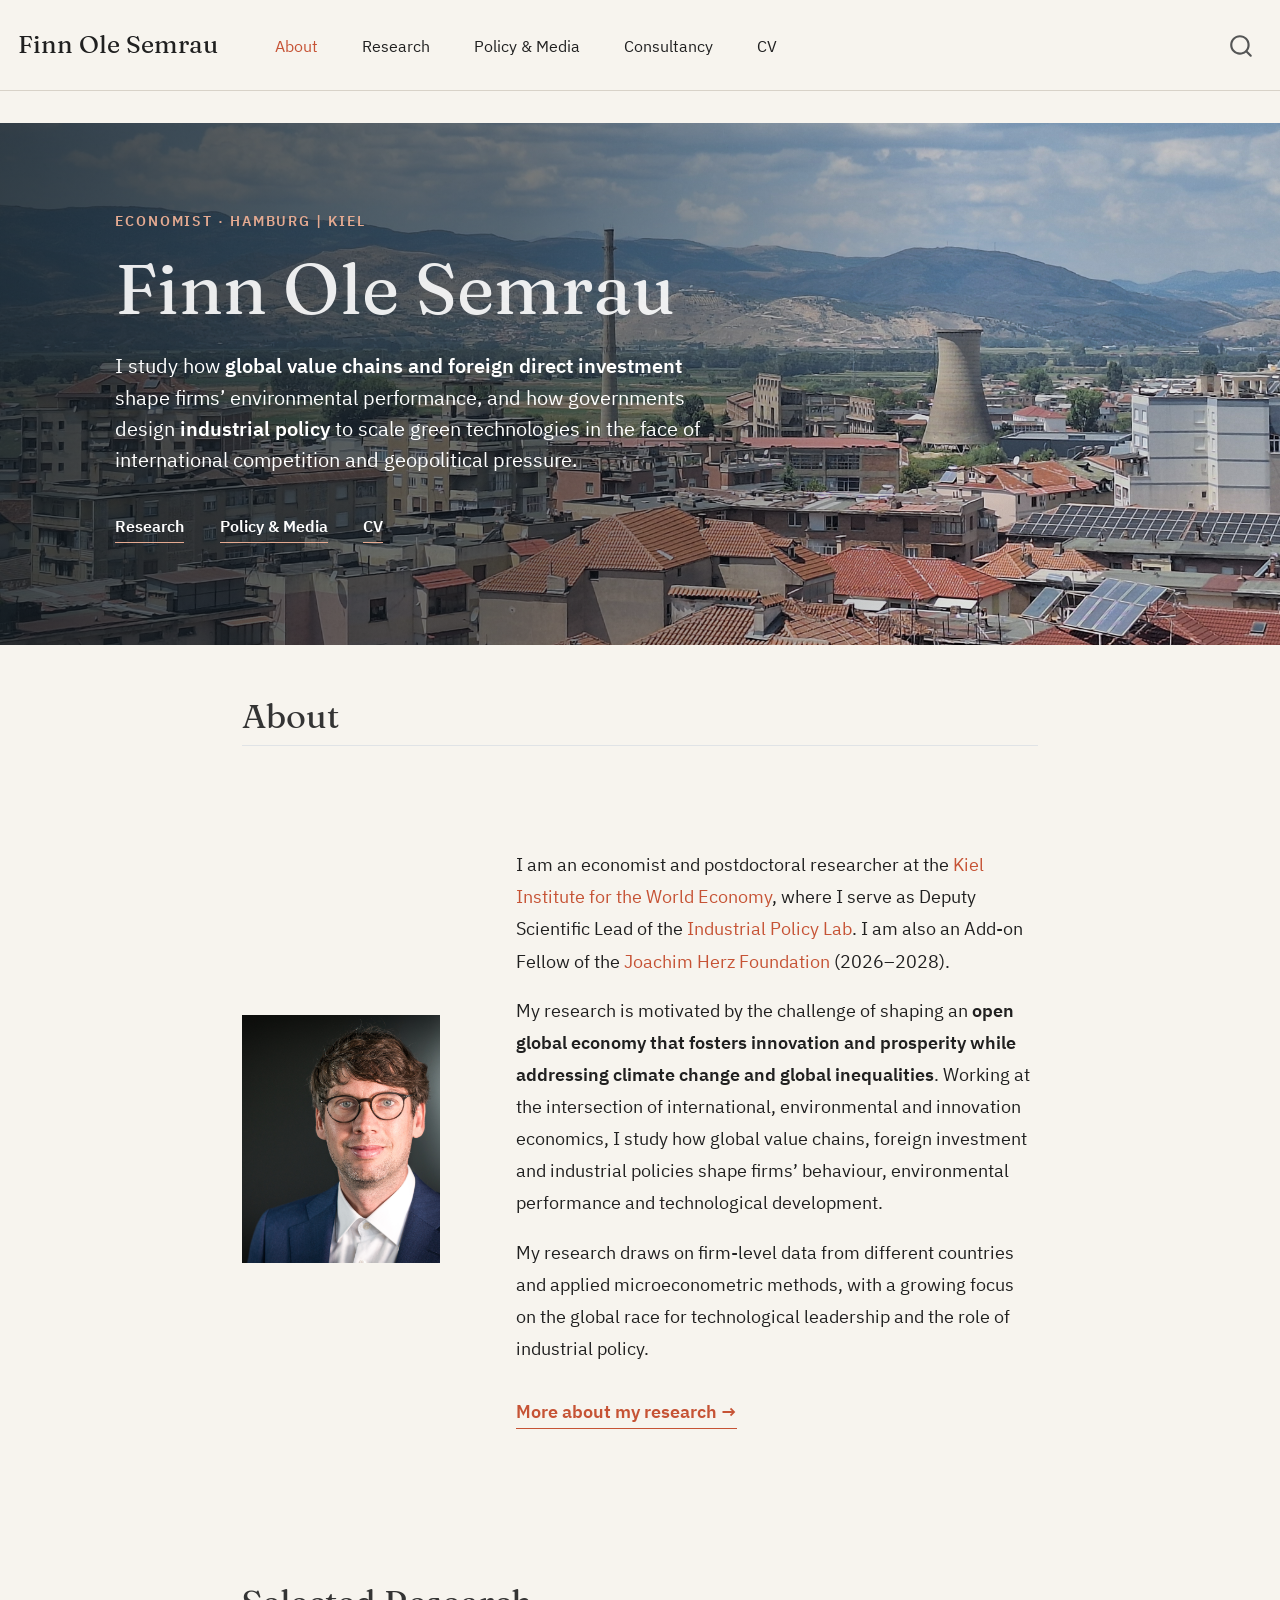
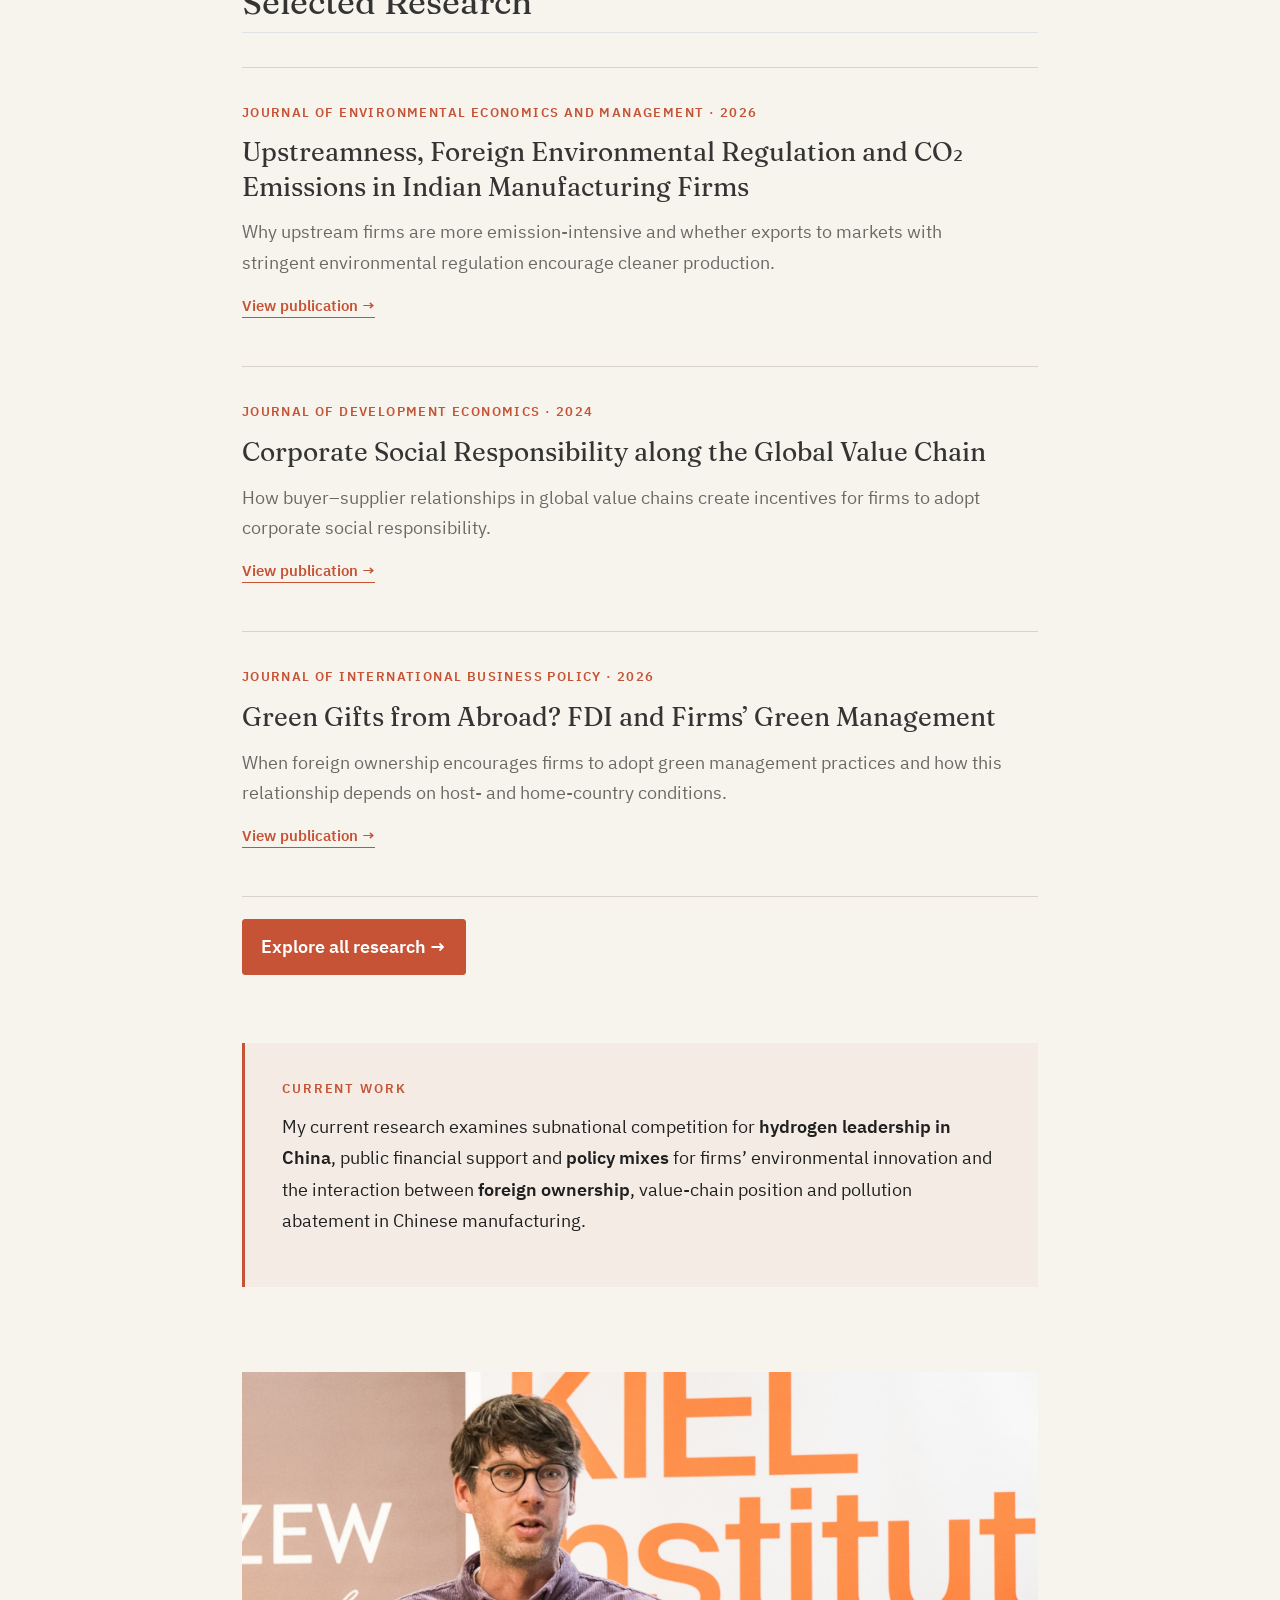
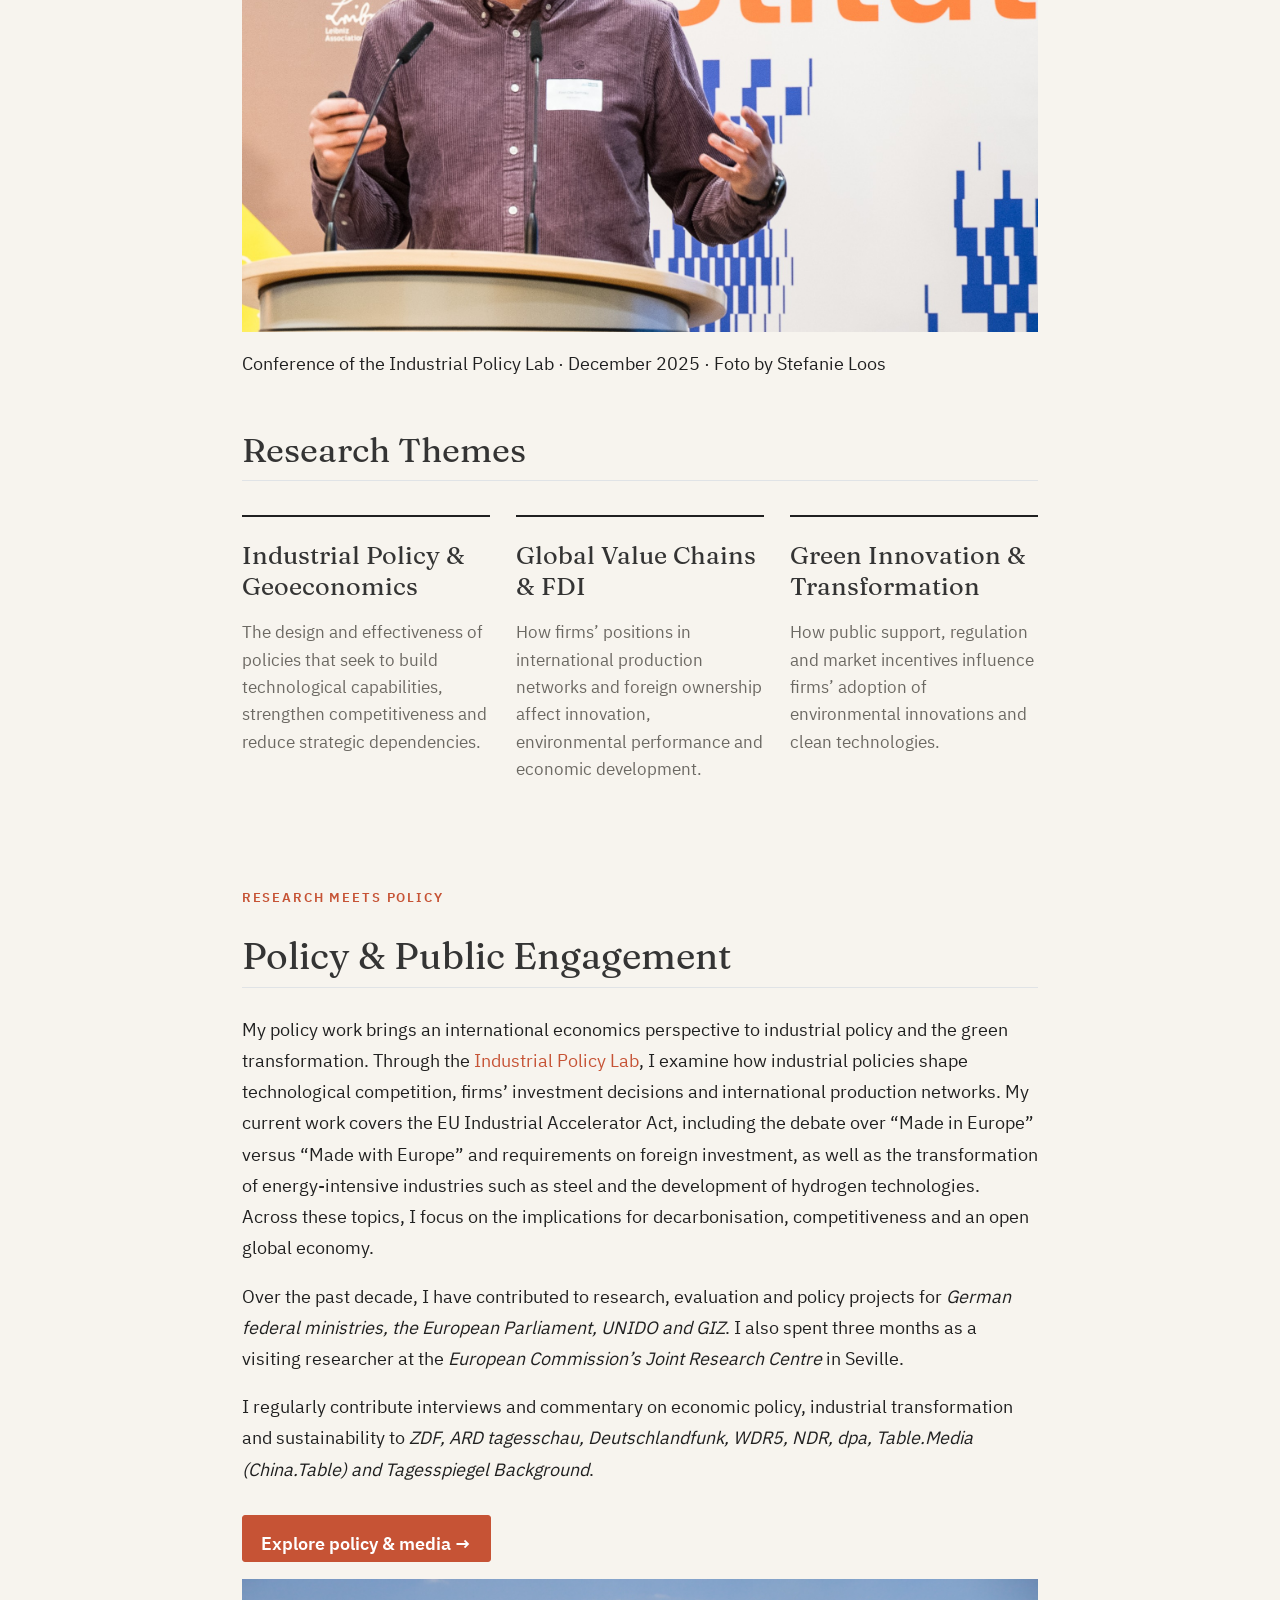
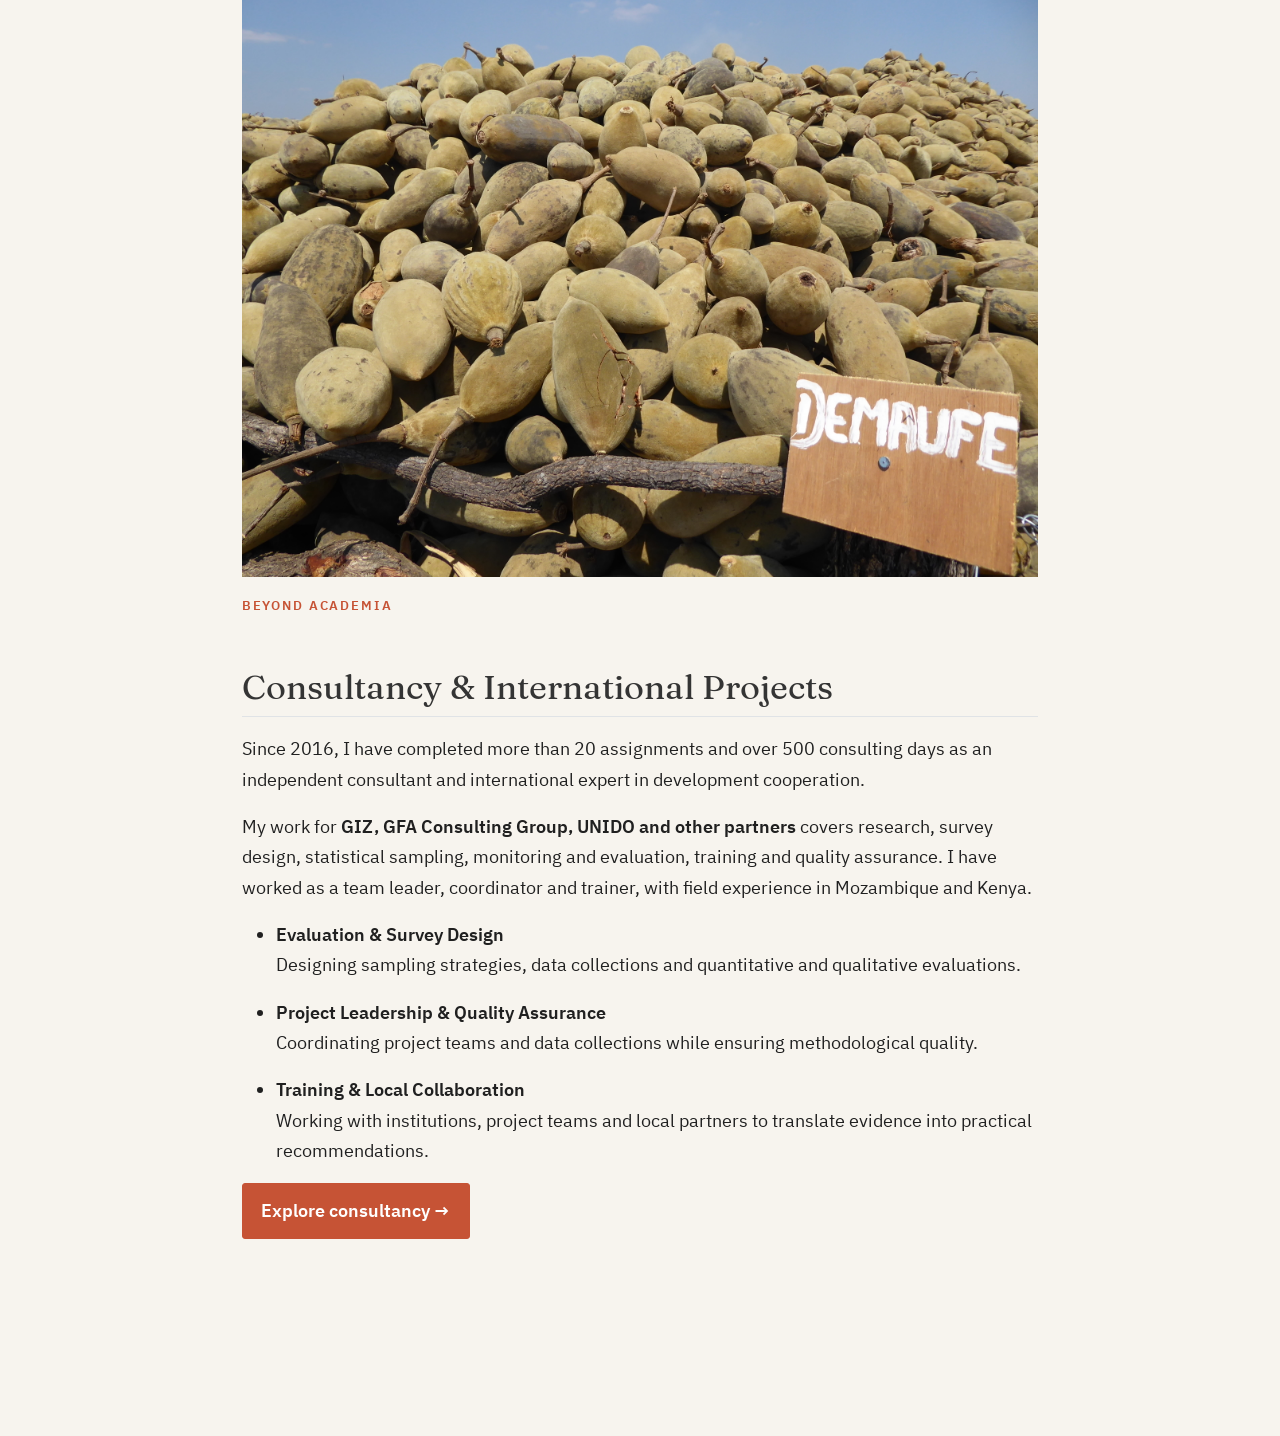
<file: docs/index.html>
<!DOCTYPE html>
<html xmlns="http://www.w3.org/1999/xhtml" lang="en" xml:lang="en"><head>

<meta charset="utf-8">
<meta name="generator" content="quarto-1.3.433">

<meta name="viewport" content="width=device-width, initial-scale=1.0, user-scalable=yes">


<title>Finn Ole Semrau</title>
<style>
code{white-space: pre-wrap;}
span.smallcaps{font-variant: small-caps;}
div.columns{display: flex; gap: min(4vw, 1.5em);}
div.column{flex: auto; overflow-x: auto;}
div.hanging-indent{margin-left: 1.5em; text-indent: -1.5em;}
ul.task-list{list-style: none;}
ul.task-list li input[type="checkbox"] {
  width: 0.8em;
  margin: 0 0.8em 0.2em -1em; /* quarto-specific, see https://github.com/quarto-dev/quarto-cli/issues/4556 */ 
  vertical-align: middle;
}
</style>


<script src="site_libs/quarto-nav/quarto-nav.js"></script>
<script src="site_libs/quarto-nav/headroom.min.js"></script>
<script src="site_libs/clipboard/clipboard.min.js"></script>
<script src="site_libs/quarto-search/autocomplete.umd.js"></script>
<script src="site_libs/quarto-search/fuse.min.js"></script>
<script src="site_libs/quarto-search/quarto-search.js"></script>
<meta name="quarto:offset" content="./">
<script src="site_libs/quarto-html/quarto.js"></script>
<script src="site_libs/quarto-html/popper.min.js"></script>
<script src="site_libs/quarto-html/tippy.umd.min.js"></script>
<script src="site_libs/quarto-html/anchor.min.js"></script>
<link href="site_libs/quarto-html/tippy.css" rel="stylesheet">
<link href="site_libs/quarto-html/quarto-syntax-highlighting.css" rel="stylesheet" id="quarto-text-highlighting-styles">
<script src="site_libs/bootstrap/bootstrap.min.js"></script>
<link href="site_libs/bootstrap/bootstrap-icons.css" rel="stylesheet">
<link href="site_libs/bootstrap/bootstrap.min.css" rel="stylesheet" id="quarto-bootstrap" data-mode="light">
<script id="quarto-search-options" type="application/json">{
  "location": "navbar",
  "copy-button": false,
  "collapse-after": 3,
  "panel-placement": "end",
  "type": "overlay",
  "limit": 20,
  "language": {
    "search-no-results-text": "No results",
    "search-matching-documents-text": "matching documents",
    "search-copy-link-title": "Copy link to search",
    "search-hide-matches-text": "Hide additional matches",
    "search-more-match-text": "more match in this document",
    "search-more-matches-text": "more matches in this document",
    "search-clear-button-title": "Clear",
    "search-detached-cancel-button-title": "Cancel",
    "search-submit-button-title": "Submit",
    "search-label": "Search"
  }
}</script>


<link rel="stylesheet" href="styles.css">
</head>

<body class="nav-fixed fullcontent">

<div id="quarto-search-results"></div>
  <header id="quarto-header" class="headroom fixed-top">
    <nav class="navbar navbar-expand-lg navbar-dark ">
      <div class="navbar-container container-fluid">
      <div class="navbar-brand-container">
    <a class="navbar-brand" href="./index.html">
    <span class="navbar-title">Finn Ole Semrau</span>
    </a>
  </div>
            <div id="quarto-search" class="" title="Search"></div>
          <button class="navbar-toggler" type="button" data-bs-toggle="collapse" data-bs-target="#navbarCollapse" aria-controls="navbarCollapse" aria-expanded="false" aria-label="Toggle navigation" onclick="if (window.quartoToggleHeadroom) { window.quartoToggleHeadroom(); }">
  <span class="navbar-toggler-icon"></span>
</button>
          <div class="collapse navbar-collapse" id="navbarCollapse">
            <ul class="navbar-nav navbar-nav-scroll me-auto">
  <li class="nav-item">
    <a class="nav-link active" href="./index.html" rel="" target="" aria-current="page">
 <span class="menu-text">About</span></a>
  </li>  
  <li class="nav-item">
    <a class="nav-link" href="./research.html" rel="" target="">
 <span class="menu-text">Research</span></a>
  </li>  
  <li class="nav-item">
    <a class="nav-link" href="./policy.html" rel="" target="">
 <span class="menu-text">Policy &amp; Media</span></a>
  </li>  
  <li class="nav-item">
    <a class="nav-link" href="./consultancy.html" rel="" target="">
 <span class="menu-text">Consultancy</span></a>
  </li>  
  <li class="nav-item">
    <a class="nav-link" href="./cv.html" rel="" target="">
 <span class="menu-text">CV</span></a>
  </li>  
</ul>
            <div class="quarto-navbar-tools ms-auto">
</div>
          </div> <!-- /navcollapse -->
      </div> <!-- /container-fluid -->
    </nav>
</header>
<!-- content -->
<div id="quarto-content" class="quarto-container page-columns page-rows-contents page-layout-article page-navbar">
<!-- sidebar -->
<!-- margin-sidebar -->
    
<!-- main -->
<main class="content" id="quarto-document-content">



<div class="home-hero">
<div class="hero-overlay">
<div class="hero-kicker">
ECONOMIST · HAMBURG | KIEL
</div>
<section id="finn-ole-semrau" class="level1">
<h1>Finn Ole Semrau</h1>
<p>I study how <strong>global value chains and foreign direct investment</strong> shape firms’ environmental performance, and how governments design <strong>industrial policy</strong> to scale green technologies in the face of international competition and geopolitical pressure.</p>
<div class="hero-links">
<p><a href="./research.html">Research</a> <a href="./policy.html">Policy &amp; Media</a> <a href="./cv.html">CV</a></p>
</div>
</section>
</div>
</div>
<section id="about" class="level2">
<h2 class="anchored" data-anchor-id="about">About</h2>
<div class="about-grid">
<div class="about-photo">
<p><img src="images/finn-semrau.jpg" class="img-fluid"></p>
</div>
<div class="about-text">
<p>I am an economist and postdoctoral researcher at the <a href="https://www.kielinstitut.de/de/expertinnen-und-experten/finn-ole-semrau/" class="inline-link">Kiel Institute for the World Economy</a>, where I serve as Deputy Scientific Lead of the <a href="https://industrialpolicylab.de/de/start/" class="inline-link">Industrial Policy Lab</a>. I am also an Add-on Fellow of the <a href="https://www.joachim-herz-stiftung.de/" class="inline-link">Joachim Herz Foundation</a> (2026–2028).</p>
<p>My research is motivated by the challenge of shaping an <strong>open global economy that fosters innovation and prosperity while addressing climate change and global inequalities</strong>. Working at the intersection of international, environmental and innovation economics, I study how global value chains, foreign investment and industrial policies shape firms’ behaviour, environmental performance and technological development.</p>
<p>My research draws on firm-level data from different countries and applied microeconometric methods, with a growing focus on the global race for technological leadership and the role of industrial policy.</p>
<p><a href="./research.html">More about my research →</a></p>
</div>
</div>
</section>
<section id="selected-research" class="level2">
<h2 class="anchored" data-anchor-id="selected-research">Selected Research</h2>
<div class="paper-list">
<div class="paper-item">
<div class="paper-meta">
JOURNAL OF ENVIRONMENTAL ECONOMICS AND MANAGEMENT · 2026
</div>
<section id="upstreamness-foreign-environmental-regulation-and-co₂-emissions-in-indian-manufacturing-firms" class="level3">
<h3 class="anchored" data-anchor-id="upstreamness-foreign-environmental-regulation-and-co₂-emissions-in-indian-manufacturing-firms">Upstreamness, Foreign Environmental Regulation and CO₂ Emissions in Indian Manufacturing Firms</h3>
<p>Why upstream firms are more emission-intensive and whether exports to markets with stringent environmental regulation encourage cleaner production.</p>
<p><a href="https://doi.org/10.1016/j.jeem.2026.103324">View publication →</a></p>
</section>
</div>
<div class="paper-item">
<div class="paper-meta">
JOURNAL OF DEVELOPMENT ECONOMICS · 2024
</div>
<section id="corporate-social-responsibility-along-the-global-value-chain" class="level3">
<h3 class="anchored" data-anchor-id="corporate-social-responsibility-along-the-global-value-chain">Corporate Social Responsibility along the Global Value Chain</h3>
<p>How buyer–supplier relationships in global value chains create incentives for firms to adopt corporate social responsibility.</p>
<p><a href="https://www.sciencedirect.com/science/article/pii/S030438782300192X">View publication →</a></p>
</section>
</div>
<div class="paper-item">
<div class="paper-meta">
JOURNAL OF INTERNATIONAL BUSINESS POLICY · 2026
</div>
<section id="green-gifts-from-abroad-fdi-and-firms-green-management" class="level3">
<h3 class="anchored" data-anchor-id="green-gifts-from-abroad-fdi-and-firms-green-management">Green Gifts from Abroad? FDI and Firms’ Green Management</h3>
<p>When foreign ownership encourages firms to adopt green management practices and how this relationship depends on host- and home-country conditions.</p>
<p><a href="https://doi.org/10.1057/s42214-025-00228-4">View publication →</a></p>
</section>
</div>
</div>
<div class="research-cta">
<p><a href="./research.html" class="research-button">Explore all research →</a></p>
</div>
<div class="currently">
<div class="section-kicker">
CURRENT WORK
</div>
<p>My current research examines subnational competition for <strong>hydrogen leadership in China</strong>, public financial support and <strong>policy mixes</strong> for firms’ environmental innovation and the interaction between <strong>foreign ownership</strong>, value-chain position and pollution abatement in Chinese manufacturing.</p>
</div>
<div class="policy-image">
<p><img src="images/policy_StefanieLoos.jpg" class="img-fluid"></p>
<div class="pp-photo-note">
<p>Conference of the Industrial Policy Lab · December 2025 · Foto by Stefanie Loos</p>
</div>
</div>
</section>
<section id="research-themes" class="level2">
<h2 class="anchored" data-anchor-id="research-themes">Research Themes</h2>
<div class="research-grid">
<section id="industrial-policy-geoeconomics" class="level3 research-card">
<h3 class="anchored" data-anchor-id="industrial-policy-geoeconomics">Industrial Policy &amp; Geoeconomics</h3>
<p>The design and effectiveness of policies that seek to build technological capabilities, strengthen competitiveness and reduce strategic dependencies.</p>
</section>
<section id="global-value-chains-fdi" class="level3 research-card">
<h3 class="anchored" data-anchor-id="global-value-chains-fdi">Global Value Chains &amp; FDI</h3>
<p>How firms’ positions in international production networks and foreign ownership affect innovation, environmental performance and economic development.</p>
</section>
<section id="green-innovation-transformation" class="level3 research-card">
<h3 class="anchored" data-anchor-id="green-innovation-transformation">Green Innovation &amp; Transformation</h3>
<p>How public support, regulation and market incentives influence firms’ adoption of environmental innovations and clean technologies.</p>
</section>
</div>
<div class="policy-text">
<div class="section-kicker">
RESEARCH MEETS POLICY
</div>
<section id="policy-public-engagement" class="level2">
<h2 class="anchored" data-anchor-id="policy-public-engagement">Policy &amp; Public Engagement</h2>
<p>My policy work brings an international economics perspective to industrial policy and the green transformation. Through the <a href="https://industrialpolicylab.de/de/start/" class="inline-link">Industrial Policy Lab</a>, I examine how industrial policies shape technological competition, firms’ investment decisions and international production networks. My current work covers the EU Industrial Accelerator Act, including the debate over “Made in Europe” versus “Made with Europe” and requirements on foreign investment, as well as the transformation of energy-intensive industries such as steel and the development of hydrogen technologies. Across these topics, I focus on the implications for decarbonisation, competitiveness and an open global economy.</p>
<p>Over the past decade, I have contributed to research, evaluation and policy projects for <em>German federal ministries, the European Parliament, UNIDO and GIZ</em>. I also spent three months as a visiting researcher at the <em>European Commission’s Joint Research Centre</em> in Seville.</p>
<p>I regularly contribute interviews and commentary on economic policy, industrial transformation and sustainability to <em>ZDF, ARD tagesschau, Deutschlandfunk, WDR5, NDR, dpa, Table.Media (China.Table) and Tagesspiegel Background</em>.</p>
<p><a href="./policy.html" class="research-button">Explore policy &amp; media →</a></p>
</section>
</div>
<div class="consultancy-feature">
<div class="consultancy-photo">
<p><img src="images/baobab.jpg" class="img-fluid"></p>
</div>
<div class="consultancy-text">
<div class="section-kicker">
BEYOND ACADEMIA
</div>
<section id="consultancy-international-projects" class="level2">
<h2 class="anchored" data-anchor-id="consultancy-international-projects">Consultancy &amp; International Projects</h2>
<p>Since 2016, I have completed more than 20 assignments and over 500 consulting days as an independent consultant and international expert in development cooperation.</p>
<p>My work for <strong>GIZ, GFA Consulting Group, UNIDO and other partners</strong> covers research, survey design, statistical sampling, monitoring and evaluation, training and quality assurance. I have worked as a team leader, coordinator and trainer, with field experience in Mozambique and Kenya.</p>
<div class="consultancy-points">
<ul>
<li><p><strong>Evaluation &amp; Survey Design</strong><br>
Designing sampling strategies, data collections and quantitative and qualitative evaluations.</p></li>
<li><p><strong>Project Leadership &amp; Quality Assurance</strong><br>
Coordinating project teams and data collections while ensuring methodological quality.</p></li>
<li><p><strong>Training &amp; Local Collaboration</strong><br>
Working with institutions, project teams and local partners to translate evidence into practical recommendations.</p></li>
</ul>
</div>
<p><a href="./consultancy.html" class="research-button">Explore consultancy →</a></p>
</section>
</div>
</div>


</section>

</main> <!-- /main -->
<script id="quarto-html-after-body" type="application/javascript">
window.document.addEventListener("DOMContentLoaded", function (event) {
  const toggleBodyColorMode = (bsSheetEl) => {
    const mode = bsSheetEl.getAttribute("data-mode");
    const bodyEl = window.document.querySelector("body");
    if (mode === "dark") {
      bodyEl.classList.add("quarto-dark");
      bodyEl.classList.remove("quarto-light");
    } else {
      bodyEl.classList.add("quarto-light");
      bodyEl.classList.remove("quarto-dark");
    }
  }
  const toggleBodyColorPrimary = () => {
    const bsSheetEl = window.document.querySelector("link#quarto-bootstrap");
    if (bsSheetEl) {
      toggleBodyColorMode(bsSheetEl);
    }
  }
  toggleBodyColorPrimary();  
  const icon = "";
  const anchorJS = new window.AnchorJS();
  anchorJS.options = {
    placement: 'right',
    icon: icon
  };
  anchorJS.add('.anchored');
  const isCodeAnnotation = (el) => {
    for (const clz of el.classList) {
      if (clz.startsWith('code-annotation-')) {                     
        return true;
      }
    }
    return false;
  }
  const clipboard = new window.ClipboardJS('.code-copy-button', {
    text: function(trigger) {
      const codeEl = trigger.previousElementSibling.cloneNode(true);
      for (const childEl of codeEl.children) {
        if (isCodeAnnotation(childEl)) {
          childEl.remove();
        }
      }
      return codeEl.innerText;
    }
  });
  clipboard.on('success', function(e) {
    // button target
    const button = e.trigger;
    // don't keep focus
    button.blur();
    // flash "checked"
    button.classList.add('code-copy-button-checked');
    var currentTitle = button.getAttribute("title");
    button.setAttribute("title", "Copied!");
    let tooltip;
    if (window.bootstrap) {
      button.setAttribute("data-bs-toggle", "tooltip");
      button.setAttribute("data-bs-placement", "left");
      button.setAttribute("data-bs-title", "Copied!");
      tooltip = new bootstrap.Tooltip(button, 
        { trigger: "manual", 
          customClass: "code-copy-button-tooltip",
          offset: [0, -8]});
      tooltip.show();    
    }
    setTimeout(function() {
      if (tooltip) {
        tooltip.hide();
        button.removeAttribute("data-bs-title");
        button.removeAttribute("data-bs-toggle");
        button.removeAttribute("data-bs-placement");
      }
      button.setAttribute("title", currentTitle);
      button.classList.remove('code-copy-button-checked');
    }, 1000);
    // clear code selection
    e.clearSelection();
  });
  function tippyHover(el, contentFn) {
    const config = {
      allowHTML: true,
      content: contentFn,
      maxWidth: 500,
      delay: 100,
      arrow: false,
      appendTo: function(el) {
          return el.parentElement;
      },
      interactive: true,
      interactiveBorder: 10,
      theme: 'quarto',
      placement: 'bottom-start'
    };
    window.tippy(el, config); 
  }
  const noterefs = window.document.querySelectorAll('a[role="doc-noteref"]');
  for (var i=0; i<noterefs.length; i++) {
    const ref = noterefs[i];
    tippyHover(ref, function() {
      // use id or data attribute instead here
      let href = ref.getAttribute('data-footnote-href') || ref.getAttribute('href');
      try { href = new URL(href).hash; } catch {}
      const id = href.replace(/^#\/?/, "");
      const note = window.document.getElementById(id);
      return note.innerHTML;
    });
  }
      let selectedAnnoteEl;
      const selectorForAnnotation = ( cell, annotation) => {
        let cellAttr = 'data-code-cell="' + cell + '"';
        let lineAttr = 'data-code-annotation="' +  annotation + '"';
        const selector = 'span[' + cellAttr + '][' + lineAttr + ']';
        return selector;
      }
      const selectCodeLines = (annoteEl) => {
        const doc = window.document;
        const targetCell = annoteEl.getAttribute("data-target-cell");
        const targetAnnotation = annoteEl.getAttribute("data-target-annotation");
        const annoteSpan = window.document.querySelector(selectorForAnnotation(targetCell, targetAnnotation));
        const lines = annoteSpan.getAttribute("data-code-lines").split(",");
        const lineIds = lines.map((line) => {
          return targetCell + "-" + line;
        })
        let top = null;
        let height = null;
        let parent = null;
        if (lineIds.length > 0) {
            //compute the position of the single el (top and bottom and make a div)
            const el = window.document.getElementById(lineIds[0]);
            top = el.offsetTop;
            height = el.offsetHeight;
            parent = el.parentElement.parentElement;
          if (lineIds.length > 1) {
            const lastEl = window.document.getElementById(lineIds[lineIds.length - 1]);
            const bottom = lastEl.offsetTop + lastEl.offsetHeight;
            height = bottom - top;
          }
          if (top !== null && height !== null && parent !== null) {
            // cook up a div (if necessary) and position it 
            let div = window.document.getElementById("code-annotation-line-highlight");
            if (div === null) {
              div = window.document.createElement("div");
              div.setAttribute("id", "code-annotation-line-highlight");
              div.style.position = 'absolute';
              parent.appendChild(div);
            }
            div.style.top = top - 2 + "px";
            div.style.height = height + 4 + "px";
            let gutterDiv = window.document.getElementById("code-annotation-line-highlight-gutter");
            if (gutterDiv === null) {
              gutterDiv = window.document.createElement("div");
              gutterDiv.setAttribute("id", "code-annotation-line-highlight-gutter");
              gutterDiv.style.position = 'absolute';
              const codeCell = window.document.getElementById(targetCell);
              const gutter = codeCell.querySelector('.code-annotation-gutter');
              gutter.appendChild(gutterDiv);
            }
            gutterDiv.style.top = top - 2 + "px";
            gutterDiv.style.height = height + 4 + "px";
          }
          selectedAnnoteEl = annoteEl;
        }
      };
      const unselectCodeLines = () => {
        const elementsIds = ["code-annotation-line-highlight", "code-annotation-line-highlight-gutter"];
        elementsIds.forEach((elId) => {
          const div = window.document.getElementById(elId);
          if (div) {
            div.remove();
          }
        });
        selectedAnnoteEl = undefined;
      };
      // Attach click handler to the DT
      const annoteDls = window.document.querySelectorAll('dt[data-target-cell]');
      for (const annoteDlNode of annoteDls) {
        annoteDlNode.addEventListener('click', (event) => {
          const clickedEl = event.target;
          if (clickedEl !== selectedAnnoteEl) {
            unselectCodeLines();
            const activeEl = window.document.querySelector('dt[data-target-cell].code-annotation-active');
            if (activeEl) {
              activeEl.classList.remove('code-annotation-active');
            }
            selectCodeLines(clickedEl);
            clickedEl.classList.add('code-annotation-active');
          } else {
            // Unselect the line
            unselectCodeLines();
            clickedEl.classList.remove('code-annotation-active');
          }
        });
      }
  const findCites = (el) => {
    const parentEl = el.parentElement;
    if (parentEl) {
      const cites = parentEl.dataset.cites;
      if (cites) {
        return {
          el,
          cites: cites.split(' ')
        };
      } else {
        return findCites(el.parentElement)
      }
    } else {
      return undefined;
    }
  };
  var bibliorefs = window.document.querySelectorAll('a[role="doc-biblioref"]');
  for (var i=0; i<bibliorefs.length; i++) {
    const ref = bibliorefs[i];
    const citeInfo = findCites(ref);
    if (citeInfo) {
      tippyHover(citeInfo.el, function() {
        var popup = window.document.createElement('div');
        citeInfo.cites.forEach(function(cite) {
          var citeDiv = window.document.createElement('div');
          citeDiv.classList.add('hanging-indent');
          citeDiv.classList.add('csl-entry');
          var biblioDiv = window.document.getElementById('ref-' + cite);
          if (biblioDiv) {
            citeDiv.innerHTML = biblioDiv.innerHTML;
          }
          popup.appendChild(citeDiv);
        });
        return popup.innerHTML;
      });
    }
  }
});
</script>
</div> <!-- /content -->



</body></html>
</file>
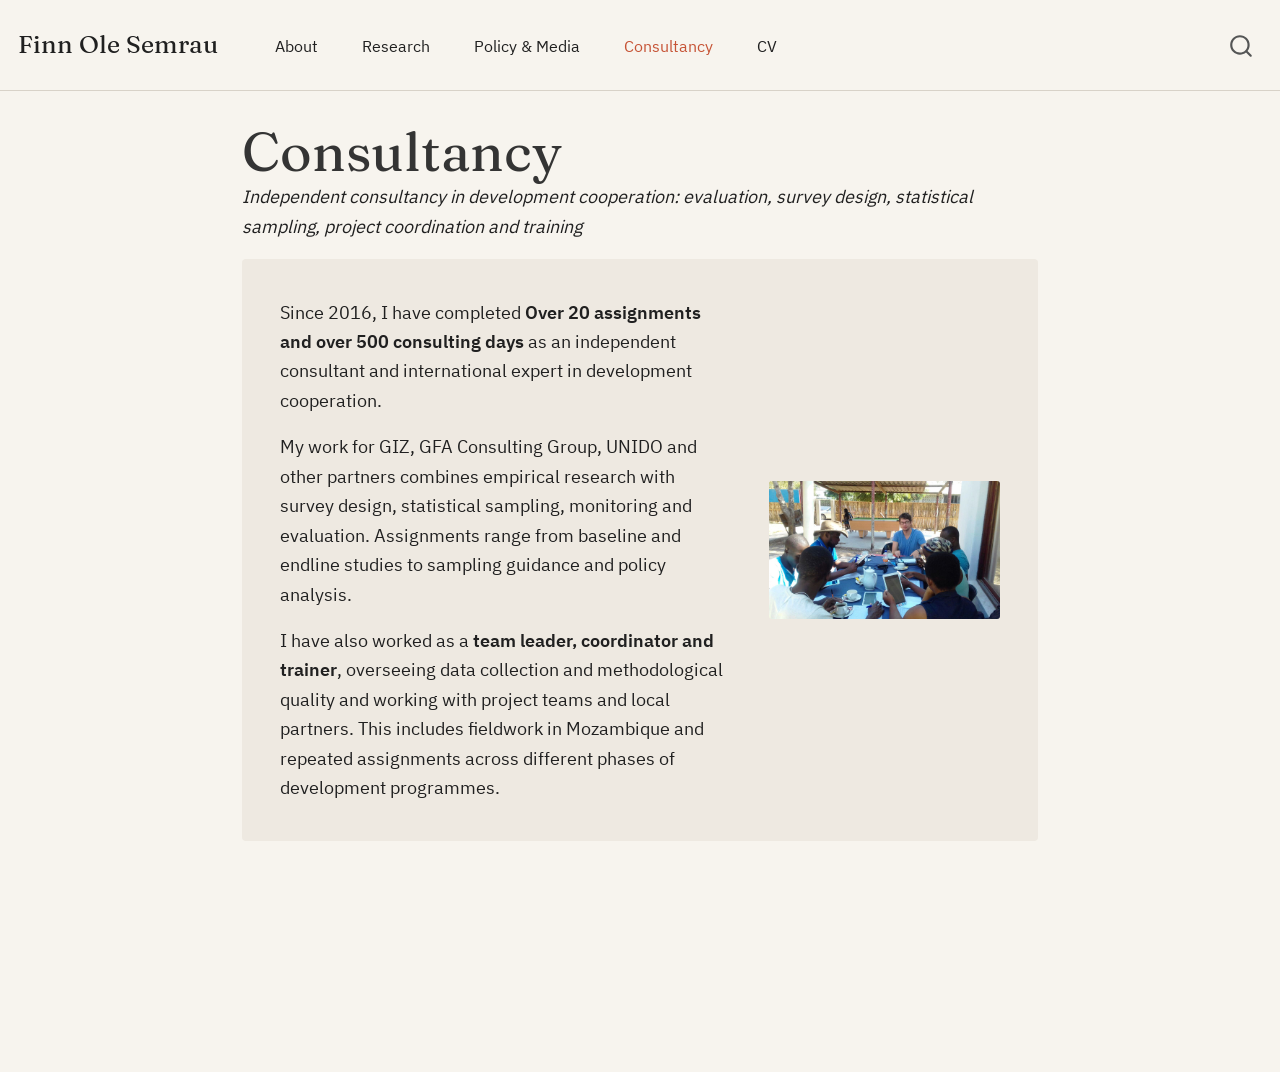
<file: docs/consultancy.html>
<!DOCTYPE html>
<html xmlns="http://www.w3.org/1999/xhtml" lang="en" xml:lang="en"><head>

<meta charset="utf-8">
<meta name="generator" content="quarto-1.3.433">

<meta name="viewport" content="width=device-width, initial-scale=1.0, user-scalable=yes">

<meta name="description" content="Independent consultancy in development cooperation: evaluation, survey design, statistical sampling, project coordination and training">

<title>Consultancy | Finn Ole Semrau</title>
<style>
code{white-space: pre-wrap;}
span.smallcaps{font-variant: small-caps;}
div.columns{display: flex; gap: min(4vw, 1.5em);}
div.column{flex: auto; overflow-x: auto;}
div.hanging-indent{margin-left: 1.5em; text-indent: -1.5em;}
ul.task-list{list-style: none;}
ul.task-list li input[type="checkbox"] {
  width: 0.8em;
  margin: 0 0.8em 0.2em -1em; /* quarto-specific, see https://github.com/quarto-dev/quarto-cli/issues/4556 */ 
  vertical-align: middle;
}
</style>


<script src="site_libs/quarto-nav/quarto-nav.js"></script>
<script src="site_libs/quarto-nav/headroom.min.js"></script>
<script src="site_libs/clipboard/clipboard.min.js"></script>
<script src="site_libs/quarto-search/autocomplete.umd.js"></script>
<script src="site_libs/quarto-search/fuse.min.js"></script>
<script src="site_libs/quarto-search/quarto-search.js"></script>
<meta name="quarto:offset" content="./">
<script src="site_libs/quarto-html/quarto.js"></script>
<script src="site_libs/quarto-html/popper.min.js"></script>
<script src="site_libs/quarto-html/tippy.umd.min.js"></script>
<script src="site_libs/quarto-html/anchor.min.js"></script>
<link href="site_libs/quarto-html/tippy.css" rel="stylesheet">
<link href="site_libs/quarto-html/quarto-syntax-highlighting.css" rel="stylesheet" id="quarto-text-highlighting-styles">
<script src="site_libs/bootstrap/bootstrap.min.js"></script>
<link href="site_libs/bootstrap/bootstrap-icons.css" rel="stylesheet">
<link href="site_libs/bootstrap/bootstrap.min.css" rel="stylesheet" id="quarto-bootstrap" data-mode="light">
<script id="quarto-search-options" type="application/json">{
  "location": "navbar",
  "copy-button": false,
  "collapse-after": 3,
  "panel-placement": "end",
  "type": "overlay",
  "limit": 20,
  "language": {
    "search-no-results-text": "No results",
    "search-matching-documents-text": "matching documents",
    "search-copy-link-title": "Copy link to search",
    "search-hide-matches-text": "Hide additional matches",
    "search-more-match-text": "more match in this document",
    "search-more-matches-text": "more matches in this document",
    "search-clear-button-title": "Clear",
    "search-detached-cancel-button-title": "Cancel",
    "search-submit-button-title": "Submit",
    "search-label": "Search"
  }
}</script>


<link rel="stylesheet" href="styles.css">
<link rel="stylesheet" href="consultancy.css">
</head>

<body class="nav-fixed fullcontent">

<div id="quarto-search-results"></div>
  <header id="quarto-header" class="headroom fixed-top">
    <nav class="navbar navbar-expand-lg navbar-dark ">
      <div class="navbar-container container-fluid">
      <div class="navbar-brand-container">
    <a class="navbar-brand" href="./index.html">
    <span class="navbar-title">Finn Ole Semrau</span>
    </a>
  </div>
            <div id="quarto-search" class="" title="Search"></div>
          <button class="navbar-toggler" type="button" data-bs-toggle="collapse" data-bs-target="#navbarCollapse" aria-controls="navbarCollapse" aria-expanded="false" aria-label="Toggle navigation" onclick="if (window.quartoToggleHeadroom) { window.quartoToggleHeadroom(); }">
  <span class="navbar-toggler-icon"></span>
</button>
          <div class="collapse navbar-collapse" id="navbarCollapse">
            <ul class="navbar-nav navbar-nav-scroll me-auto">
  <li class="nav-item">
    <a class="nav-link" href="./index.html" rel="" target="">
 <span class="menu-text">About</span></a>
  </li>  
  <li class="nav-item">
    <a class="nav-link" href="./research.html" rel="" target="">
 <span class="menu-text">Research</span></a>
  </li>  
  <li class="nav-item">
    <a class="nav-link" href="./policy.html" rel="" target="">
 <span class="menu-text">Policy &amp; Media</span></a>
  </li>  
  <li class="nav-item">
    <a class="nav-link active" href="./consultancy.html" rel="" target="" aria-current="page">
 <span class="menu-text">Consultancy</span></a>
  </li>  
  <li class="nav-item">
    <a class="nav-link" href="./cv.html" rel="" target="">
 <span class="menu-text">CV</span></a>
  </li>  
</ul>
            <div class="quarto-navbar-tools ms-auto">
</div>
          </div> <!-- /navcollapse -->
      </div> <!-- /container-fluid -->
    </nav>
</header>
<!-- content -->
<div id="quarto-content" class="quarto-container page-columns page-rows-contents page-layout-article page-navbar">
<!-- sidebar -->
<!-- margin-sidebar -->
    
<!-- main -->
<main class="content" id="quarto-document-content">

<header id="title-block-header" class="quarto-title-block default">
<div class="quarto-title">
<h1 class="title">Consultancy</h1>
</div>

<div>
  <div class="description">
    <em>Independent consultancy in development cooperation: evaluation, survey design, statistical sampling, project coordination and training</em>
  </div>
</div>


<div class="quarto-title-meta">

    
  
    
  </div>
  

</header>

<div class="consultancy-page">
<div class="cp-intro">
<div class="cp-intro-copy">
<p>Since 2016, I have completed <strong>Over 20 assignments and over 500 consulting days</strong> as an independent consultant and international expert in development cooperation.</p>
<p>My work for GIZ, GFA Consulting Group, UNIDO and other partners combines empirical research with survey design, statistical sampling, monitoring and evaluation. Assignments range from baseline and endline studies to sampling guidance and policy analysis.</p>
<p>I have also worked as a <strong>team leader, coordinator and trainer</strong>, overseeing data collection and methodological quality and working with project teams and local partners. This includes fieldwork in Mozambique and repeated assignments across different phases of development programmes.</p>
</div>
<div class="cp-photo">
<p><img src="images/consultancy2.JPG" class="cp-photo-image img-fluid" alt="Mozambique 2017."></p>
</div>
</div>
</div>
<!-- ## Consultancy Assignments -->
<!-- The overview lists assignment periods, clients, roles and recorded days. Days abroad are included in the total. A dash means that no separate number of days abroad is recorded. -->
<!-- ```{=html} -->

<!-- <table class="cp-assignment-table" role="table" aria-describedby="cp-assignment-notes"> -->
<!--   <caption class="cp-sr-only">Consultancy assignments, with periods, clients, roles, total days and recorded days abroad.</caption> -->
<!--   <colgroup> -->
<!--     <col class="cp-col-period"> -->
<!--     <col class="cp-col-project"> -->
<!--     <col class="cp-col-role"> -->
<!--     <col class="cp-col-days"> -->
<!--     <col class="cp-col-abroad"> -->
<!--   </colgroup> -->
<!--   <thead role="rowgroup"> -->
<!--     <tr role="row"> -->
<!--       <th scope="col" role="columnheader">Period</th> -->
<!--       <th scope="col" role="columnheader">Assignment &amp; client</th> -->
<!--       <th scope="col" role="columnheader">Role</th> -->
<!--       <th scope="col" role="columnheader" class="cp-number">Days</th> -->
<!--       <th scope="col" role="columnheader" class="cp-number">Days abroad</th> -->
<!--     </tr> -->
<!--   </thead> -->
<!--   <tbody role="rowgroup"> -->
<!--     <tr role="row"> -->
<!--       <td role="cell" class="cp-period"><span class="cp-mobile-label" aria-hidden="true">Period</span>2025</td> -->
<!--       <th scope="row" role="rowheader" class="cp-project"> -->
<!--         <span class="cp-assignment-title">Resilient Global Supply Chains in Times of Escalating Trade Costs</span> -->
<!--         <span class="cp-client">UNIDO</span> -->
<!--         <a class="cp-link cp-output-link" href="https://www.unido.org/sites/default/files/unido-publications/2025-10/IID%20Policy%20Brief%2026%20-%20Resilient%20global%20supply%20chains%20in%20times%20of%20escalating%20trade%20costs.pdf">Read policy brief (PDF) <span aria-hidden="true">→</span></a> -->
<!--       </th> -->
<!--       <td role="cell" class="cp-role"><span class="cp-mobile-label" aria-hidden="true">Role</span>Co-author</td> -->
<!--       <td role="cell" class="cp-number cp-days"><span class="cp-mobile-label" aria-hidden="true">Days</span>2<sup><a class="cp-link cp-note-ref" href="#cp-unido-note" aria-label="Note on UNIDO assignment days">*</a></sup></td> -->
<!--       <td role="cell" class="cp-number cp-abroad"><span class="cp-mobile-label" aria-hidden="true">Days abroad</span><span aria-hidden="true">—</span><span class="cp-sr-only">Not separately recorded</span></td> -->
<!--     </tr> -->
<!--     <tr role="row"> -->
<!--       <td role="cell" class="cp-period"><span class="cp-mobile-label" aria-hidden="true">Period</span>2024–2025</td> -->
<!--       <th scope="row" role="rowheader" class="cp-project"><span class="cp-assignment-title">GIAE Endline Evaluation — Côte d’Ivoire</span><span class="cp-client">GFA Consulting Group</span></th> -->
<!--       <td role="cell" class="cp-role"><span class="cp-mobile-label" aria-hidden="true">Role</span>Team leader</td> -->
<!--       <td role="cell" class="cp-number cp-days"><span class="cp-mobile-label" aria-hidden="true">Days</span>26</td> -->
<!--       <td role="cell" class="cp-number cp-abroad"><span class="cp-mobile-label" aria-hidden="true">Days abroad</span><span aria-hidden="true">—</span><span class="cp-sr-only">Not separately recorded</span></td> -->
<!--     </tr> -->
<!--     <tr role="row"> -->
<!--       <td role="cell" class="cp-period"><span class="cp-mobile-label" aria-hidden="true">Period</span>2024</td> -->
<!--       <th scope="row" role="rowheader" class="cp-project"><span class="cp-assignment-title">GIAE Endline Evaluation — India</span><span class="cp-client">GFA Consulting Group</span></th> -->
<!--       <td role="cell" class="cp-role"><span class="cp-mobile-label" aria-hidden="true">Role</span>International expert</td> -->
<!--       <td role="cell" class="cp-number cp-days"><span class="cp-mobile-label" aria-hidden="true">Days</span>8</td> -->
<!--       <td role="cell" class="cp-number cp-abroad"><span class="cp-mobile-label" aria-hidden="true">Days abroad</span><span aria-hidden="true">—</span><span class="cp-sr-only">Not separately recorded</span></td> -->
<!--     </tr> -->
<!--     <tr role="row"> -->
<!--       <td role="cell" class="cp-period"><span class="cp-mobile-label" aria-hidden="true">Period</span>2024–2025</td> -->
<!--       <th scope="row" role="rowheader" class="cp-project"><span class="cp-assignment-title">Statistical Sampling Guidebook</span><span class="cp-client">GFA Consulting Group</span></th> -->
<!--       <td role="cell" class="cp-role"><span class="cp-mobile-label" aria-hidden="true">Role</span>International expert</td> -->
<!--       <td role="cell" class="cp-number cp-days"><span class="cp-mobile-label" aria-hidden="true">Days</span>20</td> -->
<!--       <td role="cell" class="cp-number cp-abroad"><span class="cp-mobile-label" aria-hidden="true">Days abroad</span><span aria-hidden="true">—</span><span class="cp-sr-only">Not separately recorded</span></td> -->
<!--     </tr> -->
<!--     <tr role="row"> -->
<!--       <td role="cell" class="cp-period"><span class="cp-mobile-label" aria-hidden="true">Period</span>2023–2026</td> -->
<!--       <th scope="row" role="rowheader" class="cp-project"><span class="cp-assignment-title">Coordination of GIAE Endline Evaluations</span><span class="cp-client">GFA Consulting Group</span></th> -->
<!--       <td role="cell" class="cp-role"><span class="cp-mobile-label" aria-hidden="true">Role</span>International expert; endline coordination</td> -->
<!--       <td role="cell" class="cp-number cp-days"><span class="cp-mobile-label" aria-hidden="true">Days</span>25</td> -->
<!--       <td role="cell" class="cp-number cp-abroad"><span class="cp-mobile-label" aria-hidden="true">Days abroad</span><span aria-hidden="true">—</span><span class="cp-sr-only">Not separately recorded</span></td> -->
<!--     </tr> -->
<!--     <tr role="row"> -->
<!--       <td role="cell" class="cp-period"><span class="cp-mobile-label" aria-hidden="true">Period</span>2023</td> -->
<!--       <th scope="row" role="rowheader" class="cp-project"><span class="cp-assignment-title">Sustainable Fisheries and Aquaculture — Cambodia</span><span class="cp-client">GIZ</span></th> -->
<!--       <td role="cell" class="cp-role"><span class="cp-mobile-label" aria-hidden="true">Role</span>Consultant</td> -->
<!--       <td role="cell" class="cp-number cp-days"><span class="cp-mobile-label" aria-hidden="true">Days</span>25</td> -->
<!--       <td role="cell" class="cp-number cp-abroad"><span class="cp-mobile-label" aria-hidden="true">Days abroad</span><span aria-hidden="true">—</span><span class="cp-sr-only">Not separately recorded</span></td> -->
<!--     </tr> -->
<!--     <tr role="row"> -->
<!--       <td role="cell" class="cp-period"><span class="cp-mobile-label" aria-hidden="true">Period</span>2023–2024</td> -->
<!--       <th scope="row" role="rowheader" class="cp-project"><span class="cp-assignment-title">Sustainable Fisheries and Aquaculture — Mauritania</span><span class="cp-client">GIZ</span></th> -->
<!--       <td role="cell" class="cp-role"><span class="cp-mobile-label" aria-hidden="true">Role</span>Consultant</td> -->
<!--       <td role="cell" class="cp-number cp-days"><span class="cp-mobile-label" aria-hidden="true">Days</span>33</td> -->
<!--       <td role="cell" class="cp-number cp-abroad"><span class="cp-mobile-label" aria-hidden="true">Days abroad</span><span aria-hidden="true">—</span><span class="cp-sr-only">Not separately recorded</span></td> -->
<!--     </tr> -->
<!--     <tr role="row"> -->
<!--       <td role="cell" class="cp-period"><span class="cp-mobile-label" aria-hidden="true">Period</span>2023</td> -->
<!--       <th scope="row" role="rowheader" class="cp-project"><span class="cp-assignment-title">GIAE Impact Evaluation — Mozambique</span><span class="cp-client">GFA Consulting Group</span></th> -->
<!--       <td role="cell" class="cp-role"><span class="cp-mobile-label" aria-hidden="true">Role</span>International expert</td> -->
<!--       <td role="cell" class="cp-number cp-days"><span class="cp-mobile-label" aria-hidden="true">Days</span>10</td> -->
<!--       <td role="cell" class="cp-number cp-abroad"><span class="cp-mobile-label" aria-hidden="true">Days abroad</span><span aria-hidden="true">—</span><span class="cp-sr-only">Not separately recorded</span></td> -->
<!--     </tr> -->
<!--     <tr role="row"> -->
<!--       <td role="cell" class="cp-period"><span class="cp-mobile-label" aria-hidden="true">Period</span>2023</td> -->
<!--       <th scope="row" role="rowheader" class="cp-project"><span class="cp-assignment-title">Sustainable Fisheries and Aquaculture — Madagascar Endline Evaluation</span><span class="cp-client">GIZ</span></th> -->
<!--       <td role="cell" class="cp-role"><span class="cp-mobile-label" aria-hidden="true">Role</span>Consultant; endline report author</td> -->
<!--       <td role="cell" class="cp-number cp-days"><span class="cp-mobile-label" aria-hidden="true">Days</span>27</td> -->
<!--       <td role="cell" class="cp-number cp-abroad"><span class="cp-mobile-label" aria-hidden="true">Days abroad</span><span aria-hidden="true">—</span><span class="cp-sr-only">Not separately recorded</span></td> -->
<!--     </tr> -->
<!--     <tr role="row"> -->
<!--       <td role="cell" class="cp-period"><span class="cp-mobile-label" aria-hidden="true">Period</span>2023</td> -->
<!--       <th scope="row" role="rowheader" class="cp-project"><span class="cp-assignment-title">GIAE Surveys of Micro, Small and Medium-sized Enterprises</span><span class="cp-client">GFA Consulting Group</span></th> -->
<!--       <td role="cell" class="cp-role"><span class="cp-mobile-label" aria-hidden="true">Role</span>International expert</td> -->
<!--       <td role="cell" class="cp-number cp-days"><span class="cp-mobile-label" aria-hidden="true">Days</span>10</td> -->
<!--       <td role="cell" class="cp-number cp-abroad"><span class="cp-mobile-label" aria-hidden="true">Days abroad</span><span aria-hidden="true">—</span><span class="cp-sr-only">Not separately recorded</span></td> -->
<!--     </tr> -->
<!--     <tr role="row"> -->
<!--       <td role="cell" class="cp-period"><span class="cp-mobile-label" aria-hidden="true">Period</span>2022</td> -->
<!--       <th scope="row" role="rowheader" class="cp-project"><span class="cp-assignment-title">Evaluation of the Insight Information System</span><span class="cp-client">GFA Consulting Group</span></th> -->
<!--       <td role="cell" class="cp-role"><span class="cp-mobile-label" aria-hidden="true">Role</span>International expert</td> -->
<!--       <td role="cell" class="cp-number cp-days"><span class="cp-mobile-label" aria-hidden="true">Days</span>4</td> -->
<!--       <td role="cell" class="cp-number cp-abroad"><span class="cp-mobile-label" aria-hidden="true">Days abroad</span><span aria-hidden="true">—</span><span class="cp-sr-only">Not separately recorded</span></td> -->
<!--     </tr> -->
<!--     <tr role="row"> -->
<!--       <td role="cell" class="cp-period"><span class="cp-mobile-label" aria-hidden="true">Period</span>2022–2023</td> -->
<!--       <th scope="row" role="rowheader" class="cp-project"><span class="cp-assignment-title">ProEcon — Coordination, Training and Quality Assurance</span><span class="cp-client">GIZ</span></th> -->
<!--       <td role="cell" class="cp-role"><span class="cp-mobile-label" aria-hidden="true">Role</span>Team leader, coordinator and trainer</td> -->
<!--       <td role="cell" class="cp-number cp-days"><span class="cp-mobile-label" aria-hidden="true">Days</span>15</td> -->
<!--       <td role="cell" class="cp-number cp-abroad"><span class="cp-mobile-label" aria-hidden="true">Days abroad</span><span aria-hidden="true">—</span><span class="cp-sr-only">Not separately recorded</span></td> -->
<!--     </tr> -->
<!--     <tr role="row"> -->
<!--       <td role="cell" class="cp-period"><span class="cp-mobile-label" aria-hidden="true">Period</span>2021–2022</td> -->
<!--       <th scope="row" role="rowheader" class="cp-project"><span class="cp-assignment-title">Fisheries and Aquaculture Studies</span><span class="cp-client">GFA Consulting Group</span></th> -->
<!--       <td role="cell" class="cp-role"><span class="cp-mobile-label" aria-hidden="true">Role</span>International expert</td> -->
<!--       <td role="cell" class="cp-number cp-days"><span class="cp-mobile-label" aria-hidden="true">Days</span>55</td> -->
<!--       <td role="cell" class="cp-number cp-abroad"><span class="cp-mobile-label" aria-hidden="true">Days abroad</span><span aria-hidden="true">—</span><span class="cp-sr-only">Not separately recorded</span></td> -->
<!--     </tr> -->
<!--     <tr role="row"> -->
<!--       <td role="cell" class="cp-period"><span class="cp-mobile-label" aria-hidden="true">Period</span>2019–2022</td> -->
<!--       <th scope="row" role="rowheader" class="cp-project"><span class="cp-assignment-title">GIAE Mozambique — Three Rounds of Data Collection</span><span class="cp-client">GIZ</span></th> -->
<!--       <td role="cell" class="cp-role"><span class="cp-mobile-label" aria-hidden="true">Role</span>Team leader, coordinator and trainer</td> -->
<!--       <td role="cell" class="cp-number cp-days"><span class="cp-mobile-label" aria-hidden="true">Days</span>76</td> -->
<!--       <td role="cell" class="cp-number cp-abroad"><span class="cp-mobile-label" aria-hidden="true">Days abroad</span>15</td> -->
<!--     </tr> -->
<!--     <tr role="row"> -->
<!--       <td role="cell" class="cp-period"><span class="cp-mobile-label" aria-hidden="true">Period</span>2019–2021</td> -->
<!--       <th scope="row" role="rowheader" class="cp-project"><span class="cp-assignment-title">ProEcon Baseline Study — Nampula and Zambezia, Mozambique</span><span class="cp-client">GFA Consulting Group</span></th> -->
<!--       <td role="cell" class="cp-role"><span class="cp-mobile-label" aria-hidden="true">Role</span>Team leader</td> -->
<!--       <td role="cell" class="cp-number cp-days"><span class="cp-mobile-label" aria-hidden="true">Days</span>25</td> -->
<!--       <td role="cell" class="cp-number cp-abroad"><span class="cp-mobile-label" aria-hidden="true">Days abroad</span><span aria-hidden="true">—</span><span class="cp-sr-only">Not separately recorded</span></td> -->
<!--     </tr> -->
<!--     <tr role="row"> -->
<!--       <td role="cell" class="cp-period"><span class="cp-mobile-label" aria-hidden="true">Period</span>2018–2019</td> -->
<!--       <th scope="row" role="rowheader" class="cp-project"><span class="cp-assignment-title">GIAE Midterm Evaluations</span><span class="cp-client">GFA Consulting Group</span></th> -->
<!--       <td role="cell" class="cp-role"><span class="cp-mobile-label" aria-hidden="true">Role</span>International expert</td> -->
<!--       <td role="cell" class="cp-number cp-days"><span class="cp-mobile-label" aria-hidden="true">Days</span>65</td> -->
<!--       <td role="cell" class="cp-number cp-abroad"><span class="cp-mobile-label" aria-hidden="true">Days abroad</span><span aria-hidden="true">—</span><span class="cp-sr-only">Not separately recorded</span></td> -->
<!--     </tr> -->
<!--     <tr role="row"> -->
<!--       <td role="cell" class="cp-period"><span class="cp-mobile-label" aria-hidden="true">Period</span>2018</td> -->
<!--       <th scope="row" role="rowheader" class="cp-project"><span class="cp-assignment-title">Verification and Analysis of Monitoring Data</span><span class="cp-client">GIZ</span></th> -->
<!--       <td role="cell" class="cp-role"><span class="cp-mobile-label" aria-hidden="true">Role</span>International expert</td> -->
<!--       <td role="cell" class="cp-number cp-days"><span class="cp-mobile-label" aria-hidden="true">Days</span>5</td> -->
<!--       <td role="cell" class="cp-number cp-abroad"><span class="cp-mobile-label" aria-hidden="true">Days abroad</span><span aria-hidden="true">—</span><span class="cp-sr-only">Not separately recorded</span></td> -->
<!--     </tr> -->
<!--     <tr role="row"> -->
<!--       <td role="cell" class="cp-period"><span class="cp-mobile-label" aria-hidden="true">Period</span>2018</td> -->
<!--       <th scope="row" role="rowheader" class="cp-project"><span class="cp-assignment-title">Baseline Study</span><span class="cp-client">NewLink</span></th> -->
<!--       <td role="cell" class="cp-role"><span class="cp-mobile-label" aria-hidden="true">Role</span>Consultant</td> -->
<!--       <td role="cell" class="cp-number cp-days"><span class="cp-mobile-label" aria-hidden="true">Days</span>6</td> -->
<!--       <td role="cell" class="cp-number cp-abroad"><span class="cp-mobile-label" aria-hidden="true">Days abroad</span><span aria-hidden="true">—</span><span class="cp-sr-only">Not separately recorded</span></td> -->
<!--     </tr> -->
<!--     <tr role="row"> -->
<!--       <td role="cell" class="cp-period"><span class="cp-mobile-label" aria-hidden="true">Period</span>2017</td> -->
<!--       <th scope="row" role="rowheader" class="cp-project"><span class="cp-assignment-title">Survey Instrument for an African Trade Union</span><span class="cp-client">GFA Consulting Group</span></th> -->
<!--       <td role="cell" class="cp-role"><span class="cp-mobile-label" aria-hidden="true">Role</span>International expert</td> -->
<!--       <td role="cell" class="cp-number cp-days"><span class="cp-mobile-label" aria-hidden="true">Days</span>6</td> -->
<!--       <td role="cell" class="cp-number cp-abroad"><span class="cp-mobile-label" aria-hidden="true">Days abroad</span><span aria-hidden="true">—</span><span class="cp-sr-only">Not separately recorded</span></td> -->
<!--     </tr> -->
<!--     <tr role="row"> -->
<!--       <td role="cell" class="cp-period"><span class="cp-mobile-label" aria-hidden="true">Period</span>2016–2018</td> -->
<!--       <th scope="row" role="rowheader" class="cp-project"><span class="cp-assignment-title">GIAE Mozambique Baseline and Data Quality in India and Tunisia</span><span class="cp-client">GIZ</span></th> -->
<!--       <td role="cell" class="cp-role"><span class="cp-mobile-label" aria-hidden="true">Role</span>International expert</td> -->
<!--       <td role="cell" class="cp-number cp-days"><span class="cp-mobile-label" aria-hidden="true">Days</span>45</td> -->
<!--       <td role="cell" class="cp-number cp-abroad"><span class="cp-mobile-label" aria-hidden="true">Days abroad</span>23</td> -->
<!--     </tr> -->
<!--     <tr role="row"> -->
<!--       <td role="cell" class="cp-period"><span class="cp-mobile-label" aria-hidden="true">Period</span>2016–2017</td> -->
<!--       <th scope="row" role="rowheader" class="cp-project"><span class="cp-assignment-title">GIAE Monitoring Support</span><span class="cp-client">GIZ</span></th> -->
<!--       <td role="cell" class="cp-role"><span class="cp-mobile-label" aria-hidden="true">Role</span>International expert</td> -->
<!--       <td role="cell" class="cp-number cp-days"><span class="cp-mobile-label" aria-hidden="true">Days</span>25</td> -->
<!--       <td role="cell" class="cp-number cp-abroad"><span class="cp-mobile-label" aria-hidden="true">Days abroad</span><span aria-hidden="true">—</span><span class="cp-sr-only">Not separately recorded</span></td> -->
<!--     </tr> -->
<!--     <tr role="row"> -->
<!--       <td role="cell" class="cp-period"><span class="cp-mobile-label" aria-hidden="true">Period</span>2016</td> -->
<!--       <th scope="row" role="rowheader" class="cp-project"><span class="cp-assignment-title">GIAE Baseline Studies</span><span class="cp-client">GFA Consulting Group</span></th> -->
<!--       <td role="cell" class="cp-role"><span class="cp-mobile-label" aria-hidden="true">Role</span>International expert</td> -->
<!--       <td role="cell" class="cp-number cp-days"><span class="cp-mobile-label" aria-hidden="true">Days</span>35</td> -->
<!--       <td role="cell" class="cp-number cp-abroad"><span class="cp-mobile-label" aria-hidden="true">Days abroad</span><span aria-hidden="true">—</span><span class="cp-sr-only">Not separately recorded</span></td> -->
<!--     </tr> -->
<!--   </tbody> -->

<!-- </table> -->
<!-- ``` -->
<!-- :::: {.cp-notes #cp-assignment-notes} -->
<!-- GIAE refers to the [Green Innovation Centres in the agriculture and food sector](https://www.giz.de/en/projects/green-innovation-centres-agriculture-and-food-sector){.cp-link}. GFA assignments are listed under the contracting consultancy, GFA Consulting Group. -->
<!-- ::: {#cp-unido-note} -->
<!-- \* The UNIDO entry records two assignment days, including a subcontracted contribution. -->
<!-- ::: -->
<!-- :::: -->



</main> <!-- /main -->
<script id="quarto-html-after-body" type="application/javascript">
window.document.addEventListener("DOMContentLoaded", function (event) {
  const toggleBodyColorMode = (bsSheetEl) => {
    const mode = bsSheetEl.getAttribute("data-mode");
    const bodyEl = window.document.querySelector("body");
    if (mode === "dark") {
      bodyEl.classList.add("quarto-dark");
      bodyEl.classList.remove("quarto-light");
    } else {
      bodyEl.classList.add("quarto-light");
      bodyEl.classList.remove("quarto-dark");
    }
  }
  const toggleBodyColorPrimary = () => {
    const bsSheetEl = window.document.querySelector("link#quarto-bootstrap");
    if (bsSheetEl) {
      toggleBodyColorMode(bsSheetEl);
    }
  }
  toggleBodyColorPrimary();  
  const icon = "";
  const anchorJS = new window.AnchorJS();
  anchorJS.options = {
    placement: 'right',
    icon: icon
  };
  anchorJS.add('.anchored');
  const isCodeAnnotation = (el) => {
    for (const clz of el.classList) {
      if (clz.startsWith('code-annotation-')) {                     
        return true;
      }
    }
    return false;
  }
  const clipboard = new window.ClipboardJS('.code-copy-button', {
    text: function(trigger) {
      const codeEl = trigger.previousElementSibling.cloneNode(true);
      for (const childEl of codeEl.children) {
        if (isCodeAnnotation(childEl)) {
          childEl.remove();
        }
      }
      return codeEl.innerText;
    }
  });
  clipboard.on('success', function(e) {
    // button target
    const button = e.trigger;
    // don't keep focus
    button.blur();
    // flash "checked"
    button.classList.add('code-copy-button-checked');
    var currentTitle = button.getAttribute("title");
    button.setAttribute("title", "Copied!");
    let tooltip;
    if (window.bootstrap) {
      button.setAttribute("data-bs-toggle", "tooltip");
      button.setAttribute("data-bs-placement", "left");
      button.setAttribute("data-bs-title", "Copied!");
      tooltip = new bootstrap.Tooltip(button, 
        { trigger: "manual", 
          customClass: "code-copy-button-tooltip",
          offset: [0, -8]});
      tooltip.show();    
    }
    setTimeout(function() {
      if (tooltip) {
        tooltip.hide();
        button.removeAttribute("data-bs-title");
        button.removeAttribute("data-bs-toggle");
        button.removeAttribute("data-bs-placement");
      }
      button.setAttribute("title", currentTitle);
      button.classList.remove('code-copy-button-checked');
    }, 1000);
    // clear code selection
    e.clearSelection();
  });
  function tippyHover(el, contentFn) {
    const config = {
      allowHTML: true,
      content: contentFn,
      maxWidth: 500,
      delay: 100,
      arrow: false,
      appendTo: function(el) {
          return el.parentElement;
      },
      interactive: true,
      interactiveBorder: 10,
      theme: 'quarto',
      placement: 'bottom-start'
    };
    window.tippy(el, config); 
  }
  const noterefs = window.document.querySelectorAll('a[role="doc-noteref"]');
  for (var i=0; i<noterefs.length; i++) {
    const ref = noterefs[i];
    tippyHover(ref, function() {
      // use id or data attribute instead here
      let href = ref.getAttribute('data-footnote-href') || ref.getAttribute('href');
      try { href = new URL(href).hash; } catch {}
      const id = href.replace(/^#\/?/, "");
      const note = window.document.getElementById(id);
      return note.innerHTML;
    });
  }
      let selectedAnnoteEl;
      const selectorForAnnotation = ( cell, annotation) => {
        let cellAttr = 'data-code-cell="' + cell + '"';
        let lineAttr = 'data-code-annotation="' +  annotation + '"';
        const selector = 'span[' + cellAttr + '][' + lineAttr + ']';
        return selector;
      }
      const selectCodeLines = (annoteEl) => {
        const doc = window.document;
        const targetCell = annoteEl.getAttribute("data-target-cell");
        const targetAnnotation = annoteEl.getAttribute("data-target-annotation");
        const annoteSpan = window.document.querySelector(selectorForAnnotation(targetCell, targetAnnotation));
        const lines = annoteSpan.getAttribute("data-code-lines").split(",");
        const lineIds = lines.map((line) => {
          return targetCell + "-" + line;
        })
        let top = null;
        let height = null;
        let parent = null;
        if (lineIds.length > 0) {
            //compute the position of the single el (top and bottom and make a div)
            const el = window.document.getElementById(lineIds[0]);
            top = el.offsetTop;
            height = el.offsetHeight;
            parent = el.parentElement.parentElement;
          if (lineIds.length > 1) {
            const lastEl = window.document.getElementById(lineIds[lineIds.length - 1]);
            const bottom = lastEl.offsetTop + lastEl.offsetHeight;
            height = bottom - top;
          }
          if (top !== null && height !== null && parent !== null) {
            // cook up a div (if necessary) and position it 
            let div = window.document.getElementById("code-annotation-line-highlight");
            if (div === null) {
              div = window.document.createElement("div");
              div.setAttribute("id", "code-annotation-line-highlight");
              div.style.position = 'absolute';
              parent.appendChild(div);
            }
            div.style.top = top - 2 + "px";
            div.style.height = height + 4 + "px";
            let gutterDiv = window.document.getElementById("code-annotation-line-highlight-gutter");
            if (gutterDiv === null) {
              gutterDiv = window.document.createElement("div");
              gutterDiv.setAttribute("id", "code-annotation-line-highlight-gutter");
              gutterDiv.style.position = 'absolute';
              const codeCell = window.document.getElementById(targetCell);
              const gutter = codeCell.querySelector('.code-annotation-gutter');
              gutter.appendChild(gutterDiv);
            }
            gutterDiv.style.top = top - 2 + "px";
            gutterDiv.style.height = height + 4 + "px";
          }
          selectedAnnoteEl = annoteEl;
        }
      };
      const unselectCodeLines = () => {
        const elementsIds = ["code-annotation-line-highlight", "code-annotation-line-highlight-gutter"];
        elementsIds.forEach((elId) => {
          const div = window.document.getElementById(elId);
          if (div) {
            div.remove();
          }
        });
        selectedAnnoteEl = undefined;
      };
      // Attach click handler to the DT
      const annoteDls = window.document.querySelectorAll('dt[data-target-cell]');
      for (const annoteDlNode of annoteDls) {
        annoteDlNode.addEventListener('click', (event) => {
          const clickedEl = event.target;
          if (clickedEl !== selectedAnnoteEl) {
            unselectCodeLines();
            const activeEl = window.document.querySelector('dt[data-target-cell].code-annotation-active');
            if (activeEl) {
              activeEl.classList.remove('code-annotation-active');
            }
            selectCodeLines(clickedEl);
            clickedEl.classList.add('code-annotation-active');
          } else {
            // Unselect the line
            unselectCodeLines();
            clickedEl.classList.remove('code-annotation-active');
          }
        });
      }
  const findCites = (el) => {
    const parentEl = el.parentElement;
    if (parentEl) {
      const cites = parentEl.dataset.cites;
      if (cites) {
        return {
          el,
          cites: cites.split(' ')
        };
      } else {
        return findCites(el.parentElement)
      }
    } else {
      return undefined;
    }
  };
  var bibliorefs = window.document.querySelectorAll('a[role="doc-biblioref"]');
  for (var i=0; i<bibliorefs.length; i++) {
    const ref = bibliorefs[i];
    const citeInfo = findCites(ref);
    if (citeInfo) {
      tippyHover(citeInfo.el, function() {
        var popup = window.document.createElement('div');
        citeInfo.cites.forEach(function(cite) {
          var citeDiv = window.document.createElement('div');
          citeDiv.classList.add('hanging-indent');
          citeDiv.classList.add('csl-entry');
          var biblioDiv = window.document.getElementById('ref-' + cite);
          if (biblioDiv) {
            citeDiv.innerHTML = biblioDiv.innerHTML;
          }
          popup.appendChild(citeDiv);
        });
        return popup.innerHTML;
      });
    }
  }
});
</script>
</div> <!-- /content -->



</body></html>
</file>
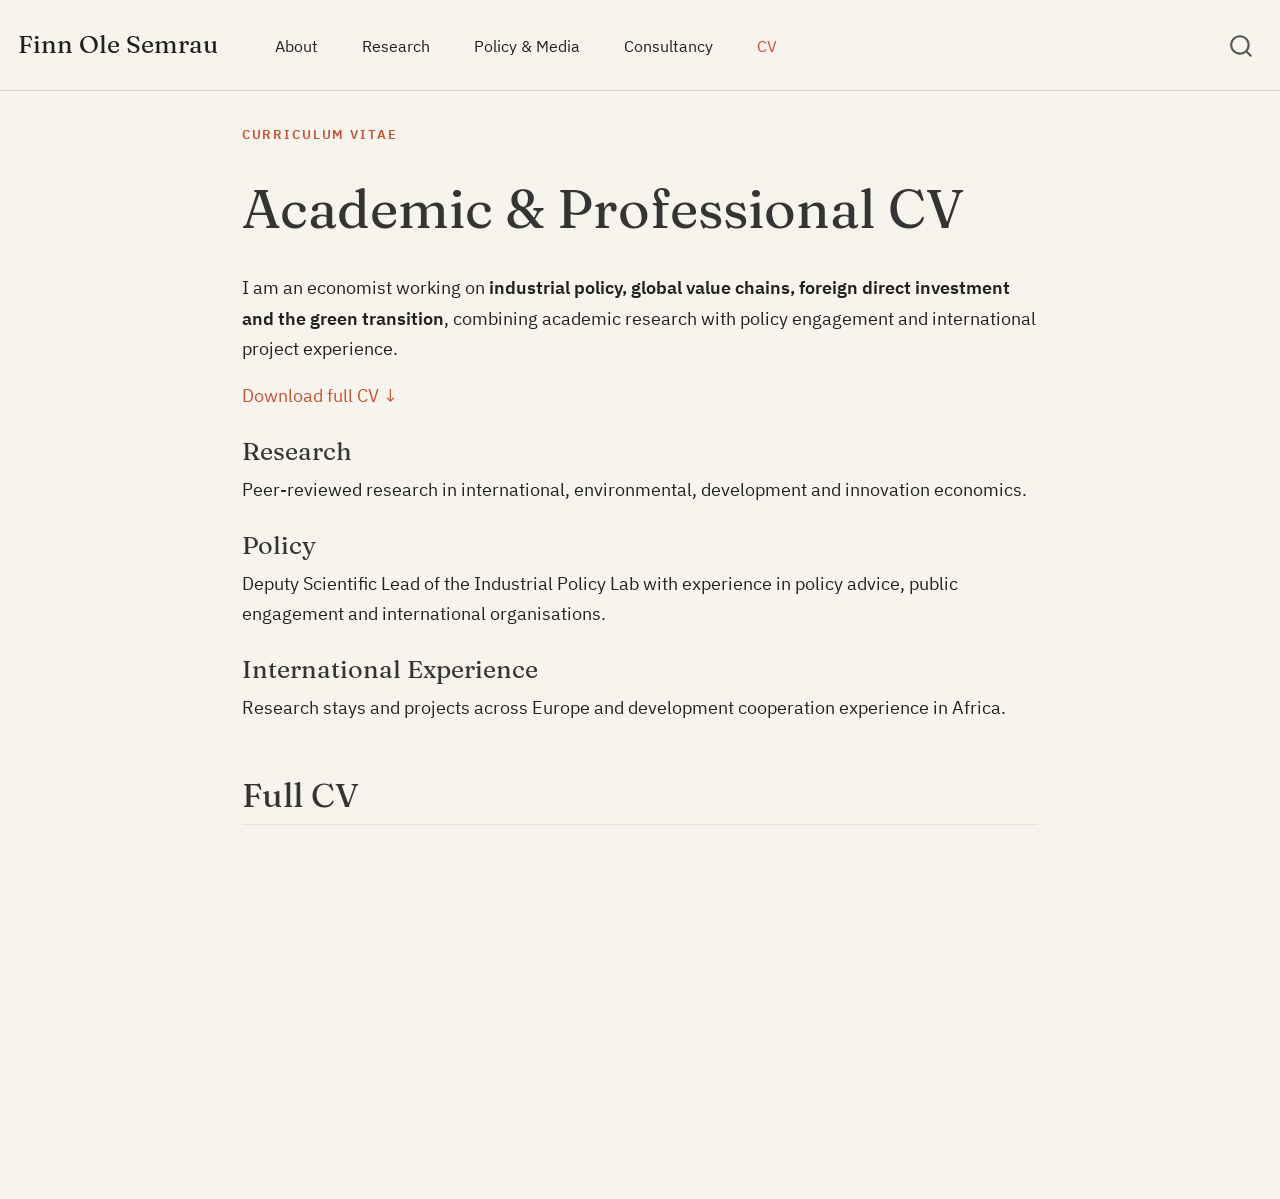
<file: docs/cv.html>
<!DOCTYPE html>
<html xmlns="http://www.w3.org/1999/xhtml" lang="en" xml:lang="en"><head>

<meta charset="utf-8">
<meta name="generator" content="quarto-1.3.433">

<meta name="viewport" content="width=device-width, initial-scale=1.0, user-scalable=yes">


<title>Finn Ole Semrau – cv</title>
<style>
code{white-space: pre-wrap;}
span.smallcaps{font-variant: small-caps;}
div.columns{display: flex; gap: min(4vw, 1.5em);}
div.column{flex: auto; overflow-x: auto;}
div.hanging-indent{margin-left: 1.5em; text-indent: -1.5em;}
ul.task-list{list-style: none;}
ul.task-list li input[type="checkbox"] {
  width: 0.8em;
  margin: 0 0.8em 0.2em -1em; /* quarto-specific, see https://github.com/quarto-dev/quarto-cli/issues/4556 */ 
  vertical-align: middle;
}
</style>


<script src="site_libs/quarto-nav/quarto-nav.js"></script>
<script src="site_libs/quarto-nav/headroom.min.js"></script>
<script src="site_libs/clipboard/clipboard.min.js"></script>
<script src="site_libs/quarto-search/autocomplete.umd.js"></script>
<script src="site_libs/quarto-search/fuse.min.js"></script>
<script src="site_libs/quarto-search/quarto-search.js"></script>
<meta name="quarto:offset" content="./">
<script src="site_libs/quarto-html/quarto.js"></script>
<script src="site_libs/quarto-html/popper.min.js"></script>
<script src="site_libs/quarto-html/tippy.umd.min.js"></script>
<script src="site_libs/quarto-html/anchor.min.js"></script>
<link href="site_libs/quarto-html/tippy.css" rel="stylesheet">
<link href="site_libs/quarto-html/quarto-syntax-highlighting.css" rel="stylesheet" id="quarto-text-highlighting-styles">
<script src="site_libs/bootstrap/bootstrap.min.js"></script>
<link href="site_libs/bootstrap/bootstrap-icons.css" rel="stylesheet">
<link href="site_libs/bootstrap/bootstrap.min.css" rel="stylesheet" id="quarto-bootstrap" data-mode="light">
<script id="quarto-search-options" type="application/json">{
  "location": "navbar",
  "copy-button": false,
  "collapse-after": 3,
  "panel-placement": "end",
  "type": "overlay",
  "limit": 20,
  "language": {
    "search-no-results-text": "No results",
    "search-matching-documents-text": "matching documents",
    "search-copy-link-title": "Copy link to search",
    "search-hide-matches-text": "Hide additional matches",
    "search-more-match-text": "more match in this document",
    "search-more-matches-text": "more matches in this document",
    "search-clear-button-title": "Clear",
    "search-detached-cancel-button-title": "Cancel",
    "search-submit-button-title": "Submit",
    "search-label": "Search"
  }
}</script>


<link rel="stylesheet" href="styles.css">
</head>

<body class="nav-fixed fullcontent">

<div id="quarto-search-results"></div>
  <header id="quarto-header" class="headroom fixed-top">
    <nav class="navbar navbar-expand-lg navbar-dark ">
      <div class="navbar-container container-fluid">
      <div class="navbar-brand-container">
    <a class="navbar-brand" href="./index.html">
    <span class="navbar-title">Finn Ole Semrau</span>
    </a>
  </div>
            <div id="quarto-search" class="" title="Search"></div>
          <button class="navbar-toggler" type="button" data-bs-toggle="collapse" data-bs-target="#navbarCollapse" aria-controls="navbarCollapse" aria-expanded="false" aria-label="Toggle navigation" onclick="if (window.quartoToggleHeadroom) { window.quartoToggleHeadroom(); }">
  <span class="navbar-toggler-icon"></span>
</button>
          <div class="collapse navbar-collapse" id="navbarCollapse">
            <ul class="navbar-nav navbar-nav-scroll me-auto">
  <li class="nav-item">
    <a class="nav-link" href="./index.html" rel="" target="">
 <span class="menu-text">About</span></a>
  </li>  
  <li class="nav-item">
    <a class="nav-link" href="./research.html" rel="" target="">
 <span class="menu-text">Research</span></a>
  </li>  
  <li class="nav-item">
    <a class="nav-link" href="./policy.html" rel="" target="">
 <span class="menu-text">Policy &amp; Media</span></a>
  </li>  
  <li class="nav-item">
    <a class="nav-link" href="./consultancy.html" rel="" target="">
 <span class="menu-text">Consultancy</span></a>
  </li>  
  <li class="nav-item">
    <a class="nav-link active" href="./cv.html" rel="" target="" aria-current="page">
 <span class="menu-text">CV</span></a>
  </li>  
</ul>
            <div class="quarto-navbar-tools ms-auto">
</div>
          </div> <!-- /navcollapse -->
      </div> <!-- /container-fluid -->
    </nav>
</header>
<!-- content -->
<div id="quarto-content" class="quarto-container page-columns page-rows-contents page-layout-article page-navbar">
<!-- sidebar -->
<!-- margin-sidebar -->
    
<!-- main -->
<main class="content" id="quarto-document-content">



<div class="cv-intro">
<div class="section-kicker">
CURRICULUM VITAE
</div>
<section id="academic-professional-cv" class="level1">
<h1>Academic &amp; Professional CV</h1>
<p>I am an economist working on <strong>industrial policy, global value chains, foreign direct investment and the green transition</strong>, combining academic research with policy engagement and international project experience.</p>
<p><a href="files/Finn_Ole_Semrau_CV_personal_HP.pdf" class="cv-download" target="_blank">Download full CV ↓</a></p>
</section>
</div>
<div class="cv-highlights">
<section id="research" class="level3 cv-highlight">
<h3 class="anchored" data-anchor-id="research">Research</h3>
<p>Peer-reviewed research in international, environmental, development and innovation economics.</p>
</section>
<section id="policy" class="level3 cv-highlight">
<h3 class="anchored" data-anchor-id="policy">Policy</h3>
<p>Deputy Scientific Lead of the Industrial Policy Lab with experience in policy advice, public engagement and international organisations.</p>
</section>
<section id="international-experience" class="level3 cv-highlight">
<h3 class="anchored" data-anchor-id="international-experience">International Experience</h3>
<p>Research stays and projects across Europe and development cooperation experience in Africa.</p>
</section>
</div>
<section id="full-cv" class="level2">
<h2 class="anchored" data-anchor-id="full-cv">Full CV</h2>
<iframe src="files/Finn_Ole_Semrau_CV_personal_HP.pdf" class="cv-frame">
</iframe>


</section>

</main> <!-- /main -->
<script id="quarto-html-after-body" type="application/javascript">
window.document.addEventListener("DOMContentLoaded", function (event) {
  const toggleBodyColorMode = (bsSheetEl) => {
    const mode = bsSheetEl.getAttribute("data-mode");
    const bodyEl = window.document.querySelector("body");
    if (mode === "dark") {
      bodyEl.classList.add("quarto-dark");
      bodyEl.classList.remove("quarto-light");
    } else {
      bodyEl.classList.add("quarto-light");
      bodyEl.classList.remove("quarto-dark");
    }
  }
  const toggleBodyColorPrimary = () => {
    const bsSheetEl = window.document.querySelector("link#quarto-bootstrap");
    if (bsSheetEl) {
      toggleBodyColorMode(bsSheetEl);
    }
  }
  toggleBodyColorPrimary();  
  const icon = "";
  const anchorJS = new window.AnchorJS();
  anchorJS.options = {
    placement: 'right',
    icon: icon
  };
  anchorJS.add('.anchored');
  const isCodeAnnotation = (el) => {
    for (const clz of el.classList) {
      if (clz.startsWith('code-annotation-')) {                     
        return true;
      }
    }
    return false;
  }
  const clipboard = new window.ClipboardJS('.code-copy-button', {
    text: function(trigger) {
      const codeEl = trigger.previousElementSibling.cloneNode(true);
      for (const childEl of codeEl.children) {
        if (isCodeAnnotation(childEl)) {
          childEl.remove();
        }
      }
      return codeEl.innerText;
    }
  });
  clipboard.on('success', function(e) {
    // button target
    const button = e.trigger;
    // don't keep focus
    button.blur();
    // flash "checked"
    button.classList.add('code-copy-button-checked');
    var currentTitle = button.getAttribute("title");
    button.setAttribute("title", "Copied!");
    let tooltip;
    if (window.bootstrap) {
      button.setAttribute("data-bs-toggle", "tooltip");
      button.setAttribute("data-bs-placement", "left");
      button.setAttribute("data-bs-title", "Copied!");
      tooltip = new bootstrap.Tooltip(button, 
        { trigger: "manual", 
          customClass: "code-copy-button-tooltip",
          offset: [0, -8]});
      tooltip.show();    
    }
    setTimeout(function() {
      if (tooltip) {
        tooltip.hide();
        button.removeAttribute("data-bs-title");
        button.removeAttribute("data-bs-toggle");
        button.removeAttribute("data-bs-placement");
      }
      button.setAttribute("title", currentTitle);
      button.classList.remove('code-copy-button-checked');
    }, 1000);
    // clear code selection
    e.clearSelection();
  });
  function tippyHover(el, contentFn) {
    const config = {
      allowHTML: true,
      content: contentFn,
      maxWidth: 500,
      delay: 100,
      arrow: false,
      appendTo: function(el) {
          return el.parentElement;
      },
      interactive: true,
      interactiveBorder: 10,
      theme: 'quarto',
      placement: 'bottom-start'
    };
    window.tippy(el, config); 
  }
  const noterefs = window.document.querySelectorAll('a[role="doc-noteref"]');
  for (var i=0; i<noterefs.length; i++) {
    const ref = noterefs[i];
    tippyHover(ref, function() {
      // use id or data attribute instead here
      let href = ref.getAttribute('data-footnote-href') || ref.getAttribute('href');
      try { href = new URL(href).hash; } catch {}
      const id = href.replace(/^#\/?/, "");
      const note = window.document.getElementById(id);
      return note.innerHTML;
    });
  }
      let selectedAnnoteEl;
      const selectorForAnnotation = ( cell, annotation) => {
        let cellAttr = 'data-code-cell="' + cell + '"';
        let lineAttr = 'data-code-annotation="' +  annotation + '"';
        const selector = 'span[' + cellAttr + '][' + lineAttr + ']';
        return selector;
      }
      const selectCodeLines = (annoteEl) => {
        const doc = window.document;
        const targetCell = annoteEl.getAttribute("data-target-cell");
        const targetAnnotation = annoteEl.getAttribute("data-target-annotation");
        const annoteSpan = window.document.querySelector(selectorForAnnotation(targetCell, targetAnnotation));
        const lines = annoteSpan.getAttribute("data-code-lines").split(",");
        const lineIds = lines.map((line) => {
          return targetCell + "-" + line;
        })
        let top = null;
        let height = null;
        let parent = null;
        if (lineIds.length > 0) {
            //compute the position of the single el (top and bottom and make a div)
            const el = window.document.getElementById(lineIds[0]);
            top = el.offsetTop;
            height = el.offsetHeight;
            parent = el.parentElement.parentElement;
          if (lineIds.length > 1) {
            const lastEl = window.document.getElementById(lineIds[lineIds.length - 1]);
            const bottom = lastEl.offsetTop + lastEl.offsetHeight;
            height = bottom - top;
          }
          if (top !== null && height !== null && parent !== null) {
            // cook up a div (if necessary) and position it 
            let div = window.document.getElementById("code-annotation-line-highlight");
            if (div === null) {
              div = window.document.createElement("div");
              div.setAttribute("id", "code-annotation-line-highlight");
              div.style.position = 'absolute';
              parent.appendChild(div);
            }
            div.style.top = top - 2 + "px";
            div.style.height = height + 4 + "px";
            let gutterDiv = window.document.getElementById("code-annotation-line-highlight-gutter");
            if (gutterDiv === null) {
              gutterDiv = window.document.createElement("div");
              gutterDiv.setAttribute("id", "code-annotation-line-highlight-gutter");
              gutterDiv.style.position = 'absolute';
              const codeCell = window.document.getElementById(targetCell);
              const gutter = codeCell.querySelector('.code-annotation-gutter');
              gutter.appendChild(gutterDiv);
            }
            gutterDiv.style.top = top - 2 + "px";
            gutterDiv.style.height = height + 4 + "px";
          }
          selectedAnnoteEl = annoteEl;
        }
      };
      const unselectCodeLines = () => {
        const elementsIds = ["code-annotation-line-highlight", "code-annotation-line-highlight-gutter"];
        elementsIds.forEach((elId) => {
          const div = window.document.getElementById(elId);
          if (div) {
            div.remove();
          }
        });
        selectedAnnoteEl = undefined;
      };
      // Attach click handler to the DT
      const annoteDls = window.document.querySelectorAll('dt[data-target-cell]');
      for (const annoteDlNode of annoteDls) {
        annoteDlNode.addEventListener('click', (event) => {
          const clickedEl = event.target;
          if (clickedEl !== selectedAnnoteEl) {
            unselectCodeLines();
            const activeEl = window.document.querySelector('dt[data-target-cell].code-annotation-active');
            if (activeEl) {
              activeEl.classList.remove('code-annotation-active');
            }
            selectCodeLines(clickedEl);
            clickedEl.classList.add('code-annotation-active');
          } else {
            // Unselect the line
            unselectCodeLines();
            clickedEl.classList.remove('code-annotation-active');
          }
        });
      }
  const findCites = (el) => {
    const parentEl = el.parentElement;
    if (parentEl) {
      const cites = parentEl.dataset.cites;
      if (cites) {
        return {
          el,
          cites: cites.split(' ')
        };
      } else {
        return findCites(el.parentElement)
      }
    } else {
      return undefined;
    }
  };
  var bibliorefs = window.document.querySelectorAll('a[role="doc-biblioref"]');
  for (var i=0; i<bibliorefs.length; i++) {
    const ref = bibliorefs[i];
    const citeInfo = findCites(ref);
    if (citeInfo) {
      tippyHover(citeInfo.el, function() {
        var popup = window.document.createElement('div');
        citeInfo.cites.forEach(function(cite) {
          var citeDiv = window.document.createElement('div');
          citeDiv.classList.add('hanging-indent');
          citeDiv.classList.add('csl-entry');
          var biblioDiv = window.document.getElementById('ref-' + cite);
          if (biblioDiv) {
            citeDiv.innerHTML = biblioDiv.innerHTML;
          }
          popup.appendChild(citeDiv);
        });
        return popup.innerHTML;
      });
    }
  }
});
</script>
</div> <!-- /content -->



</body></html>
</file>
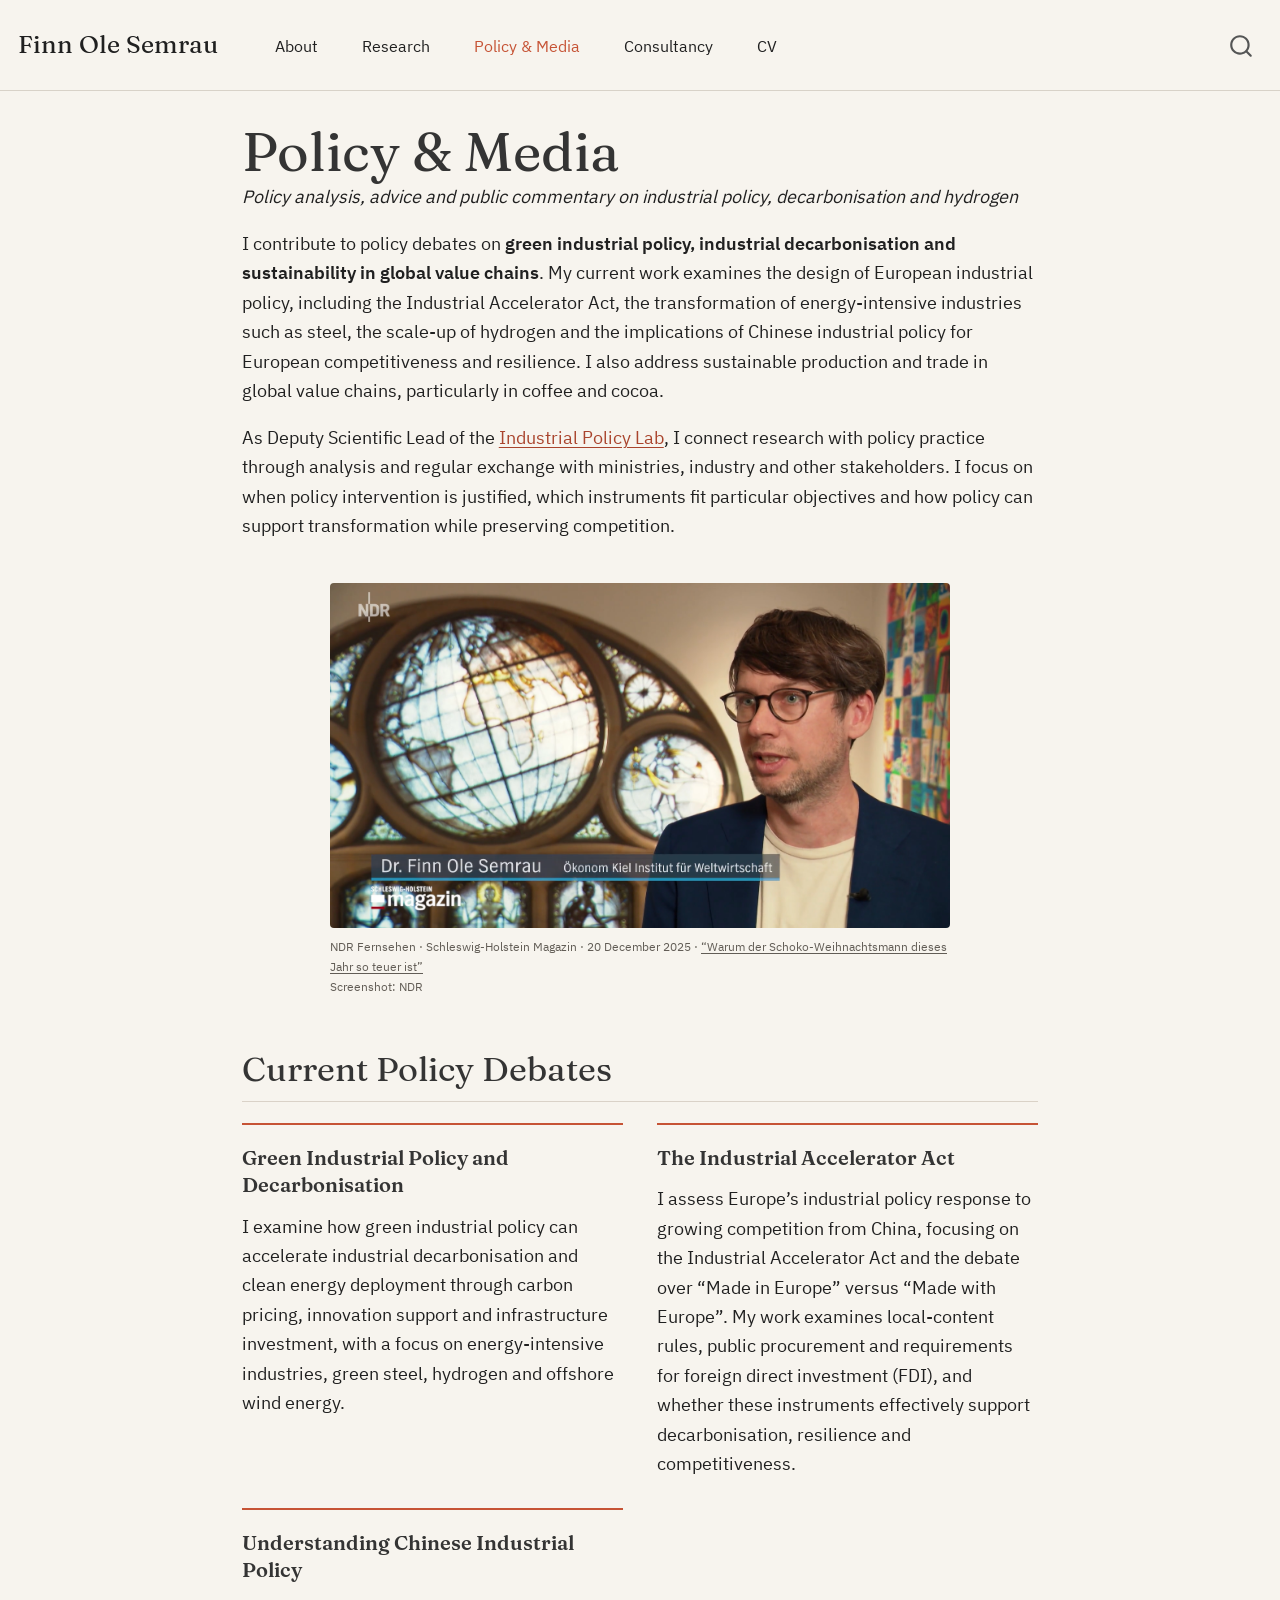
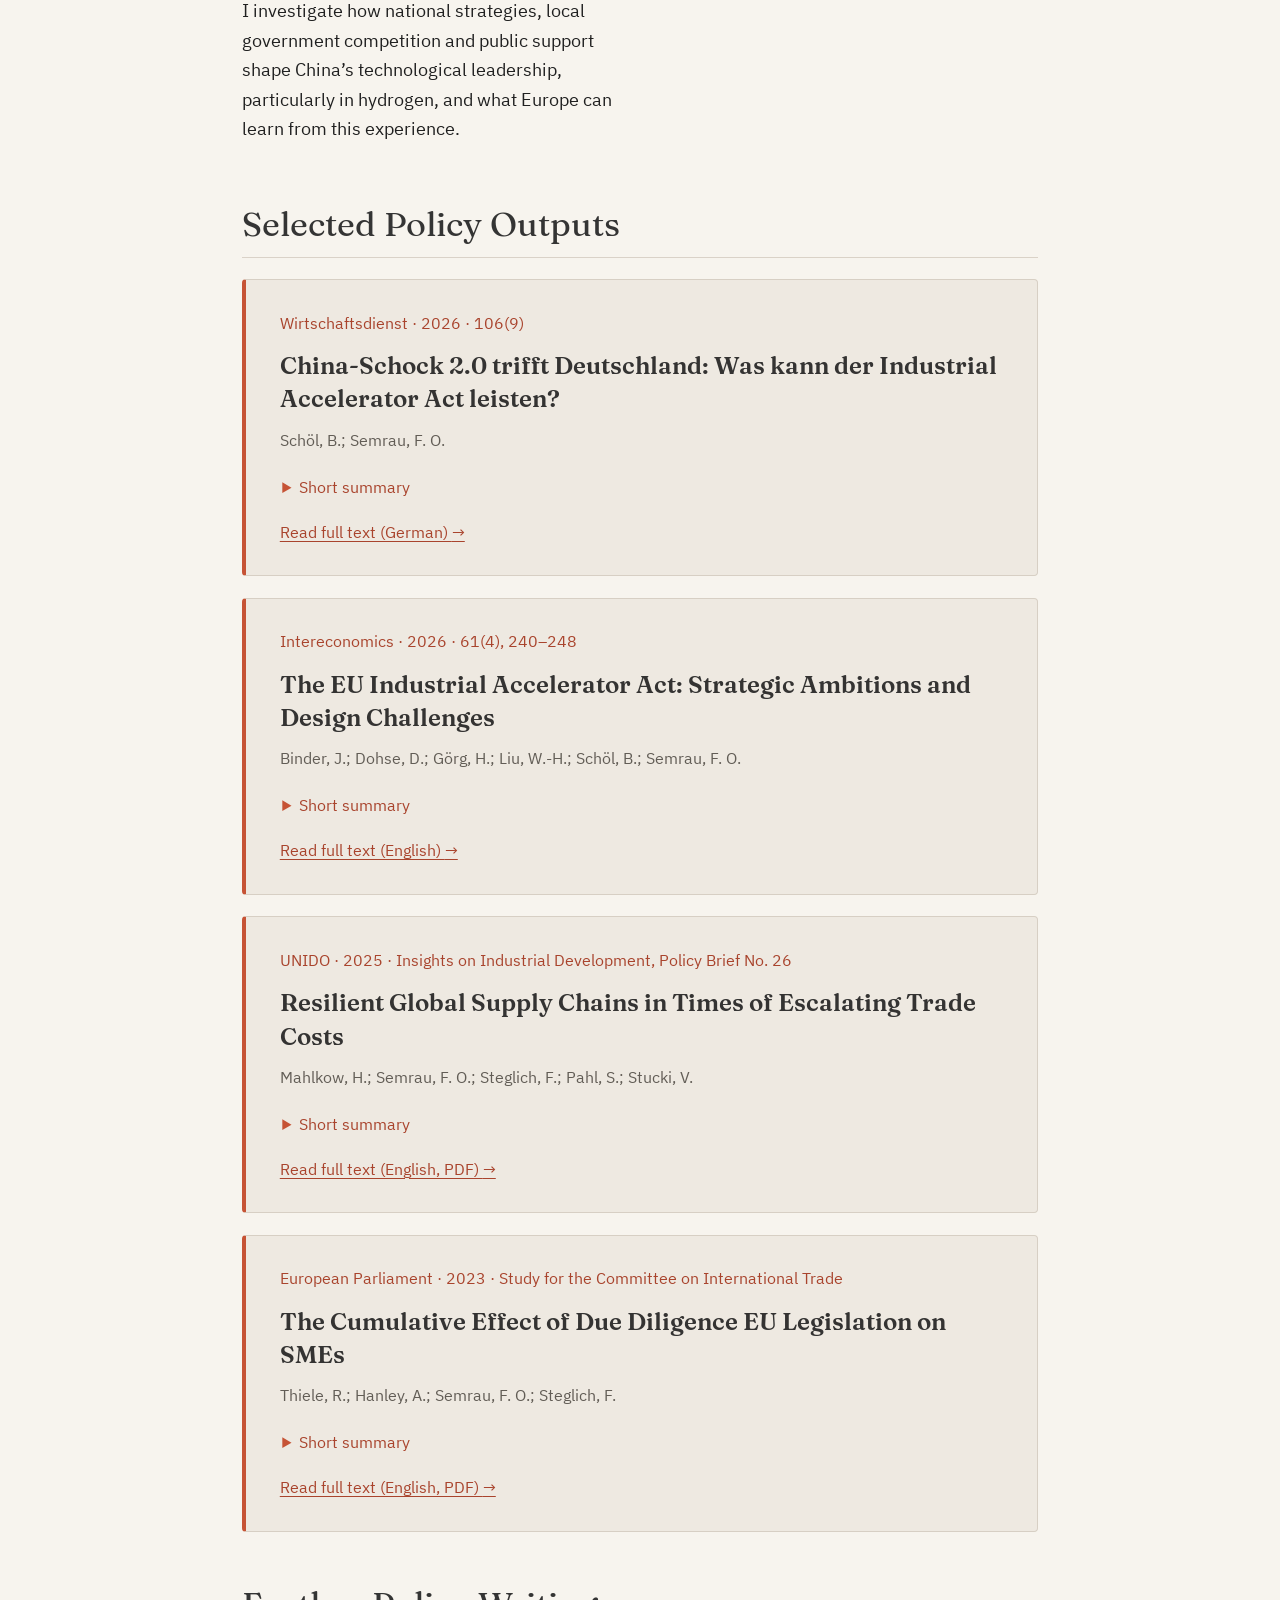
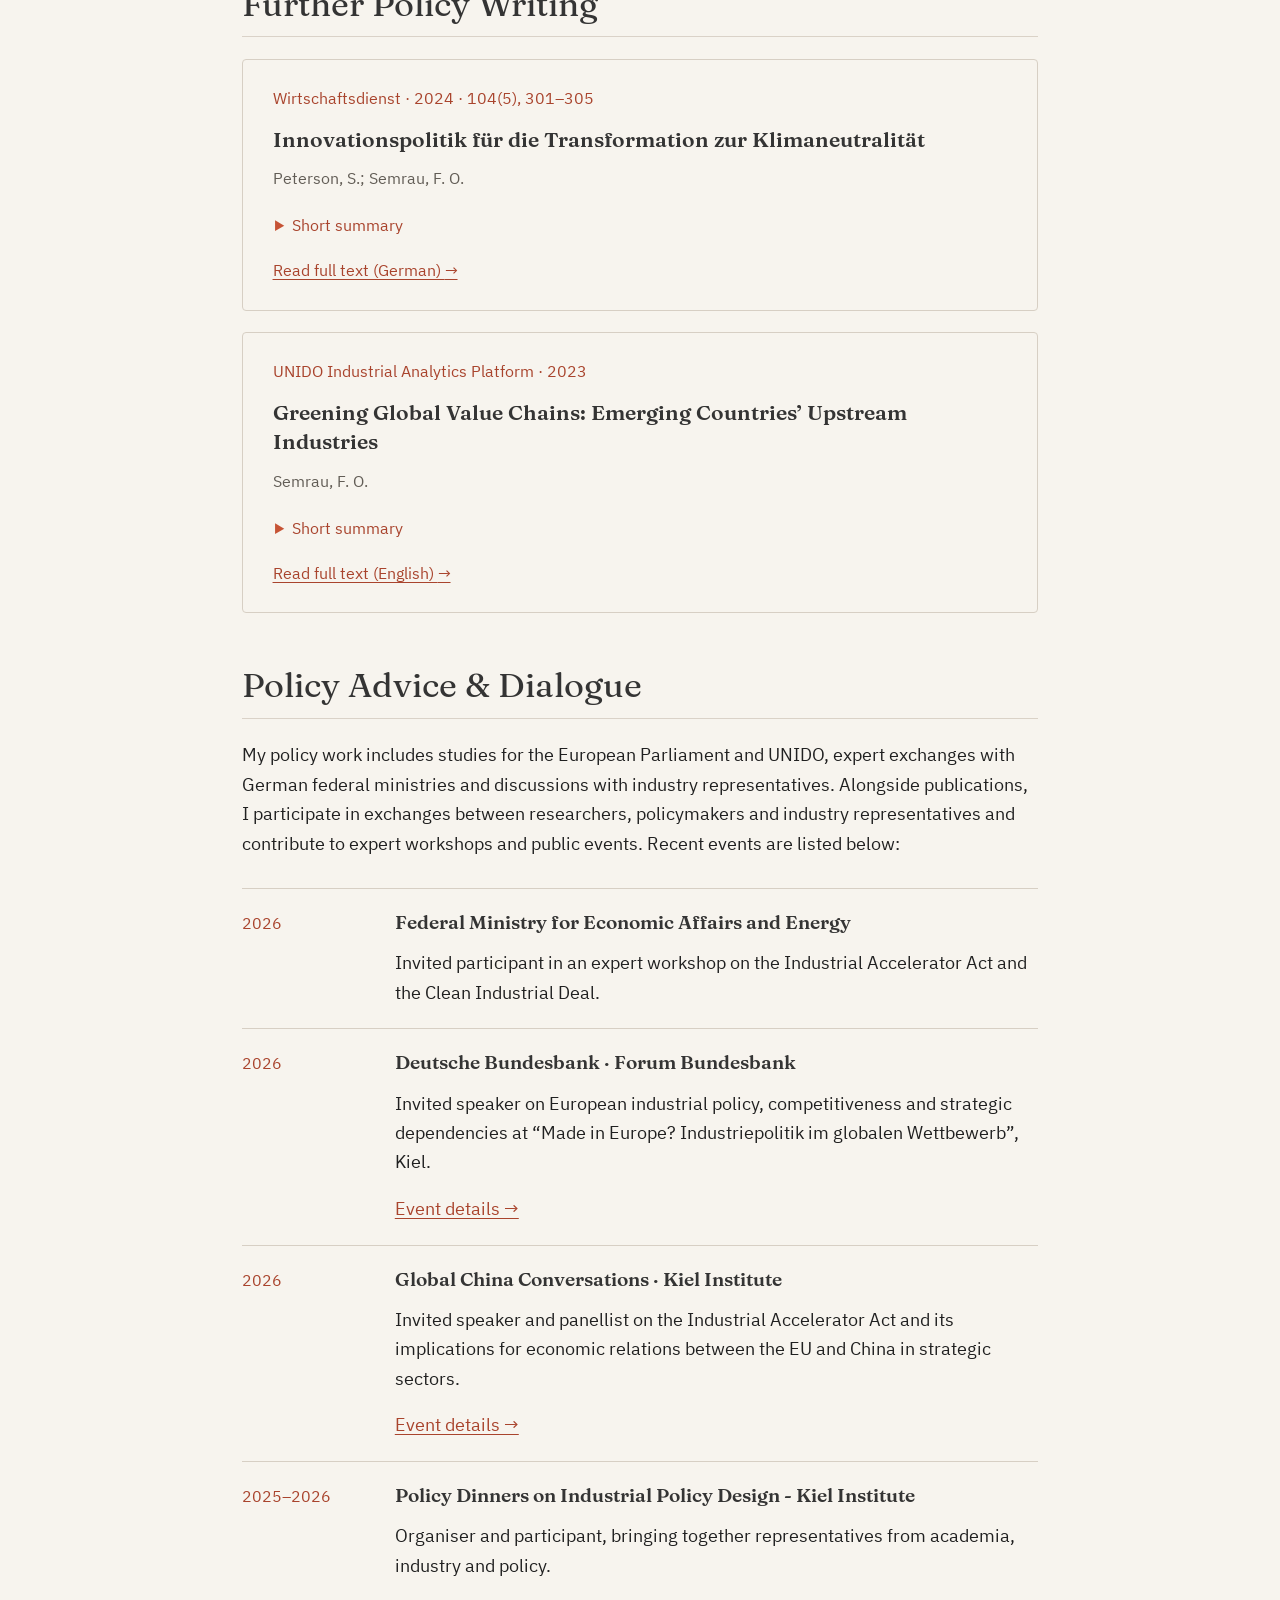
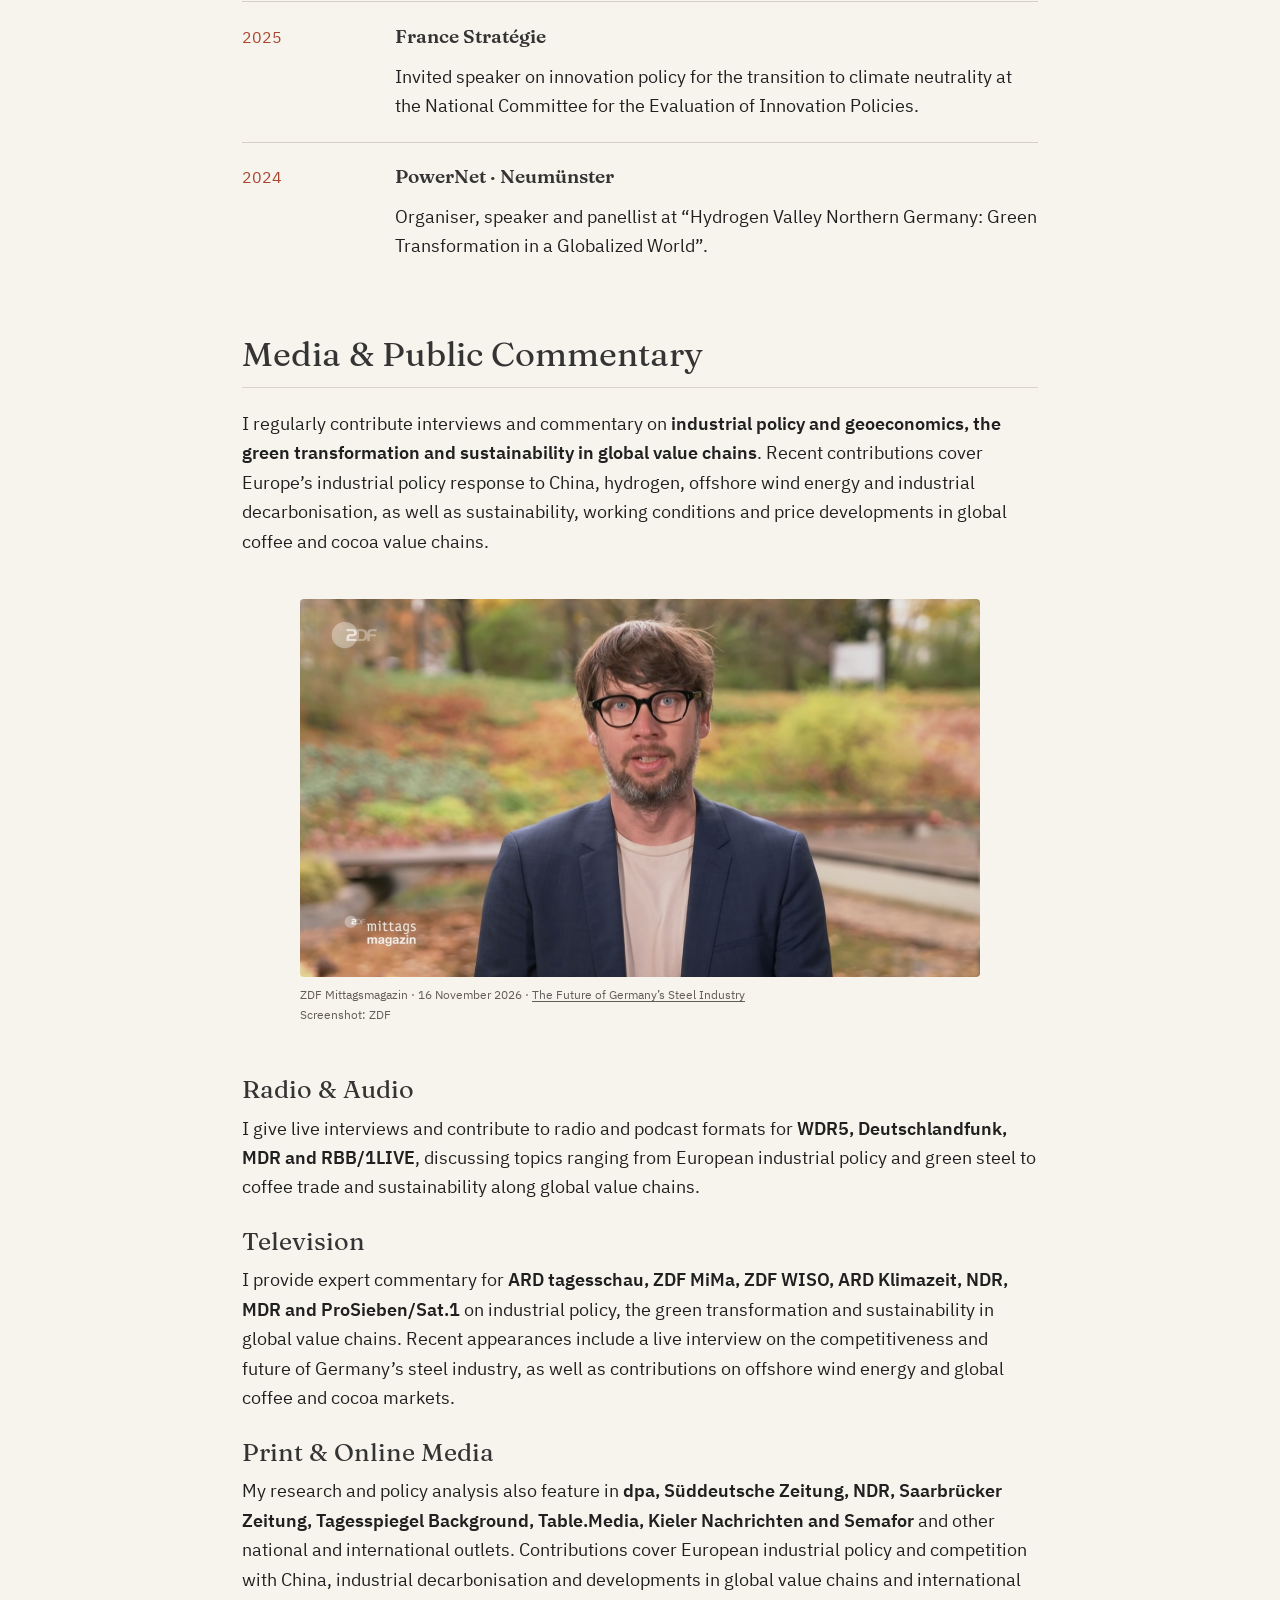
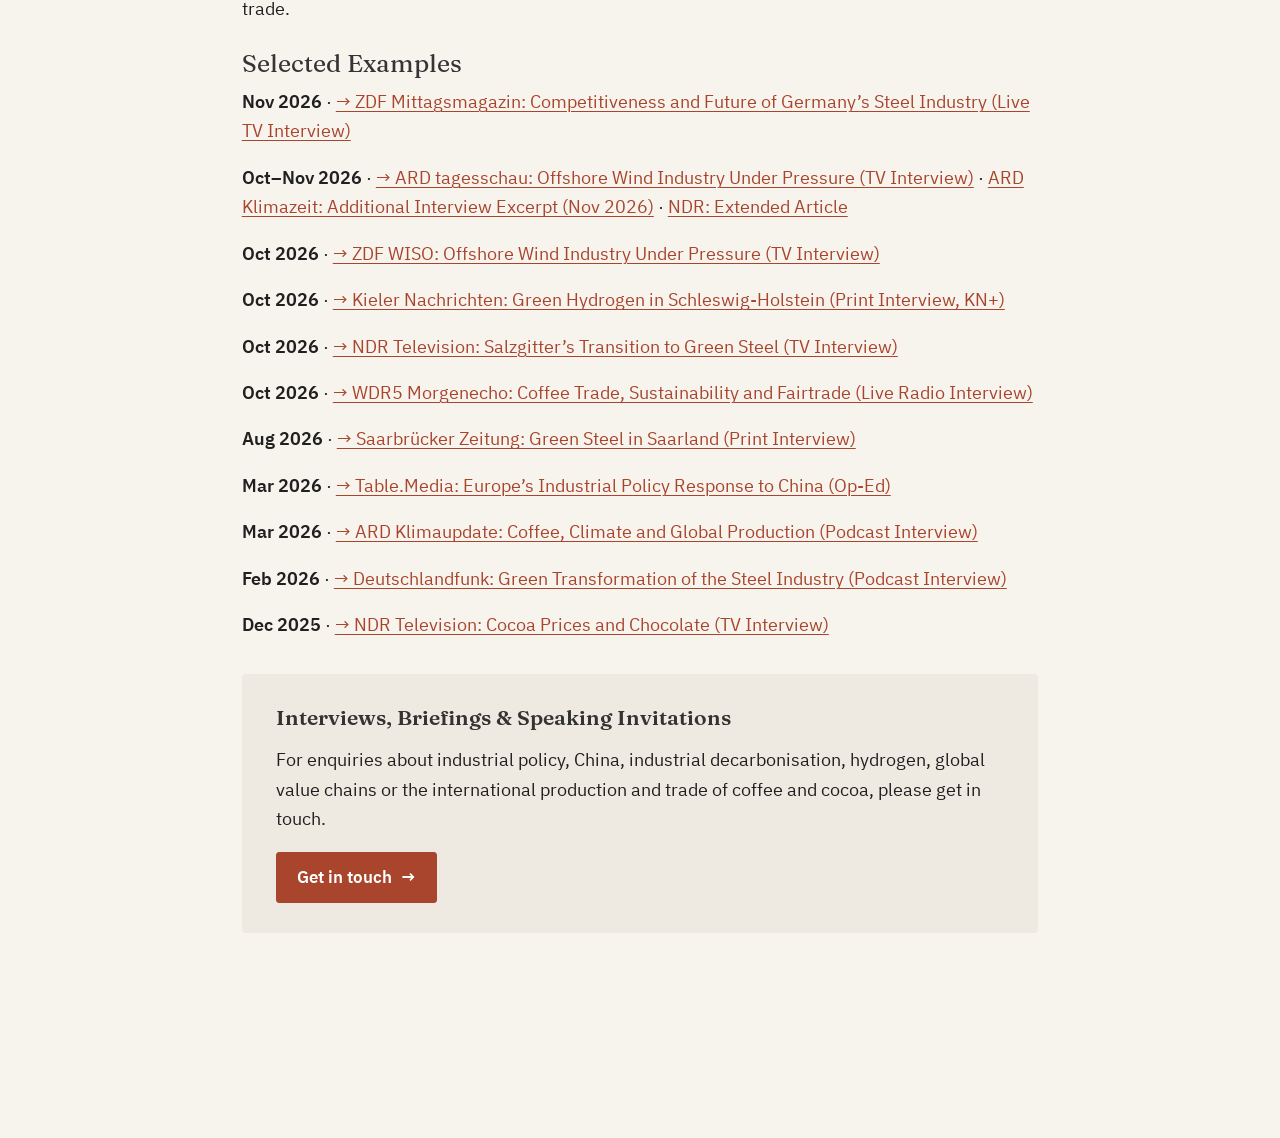
<file: docs/policy.html>
<!DOCTYPE html>
<html xmlns="http://www.w3.org/1999/xhtml" lang="en" xml:lang="en"><head>

<meta charset="utf-8">
<meta name="generator" content="quarto-1.3.433">

<meta name="viewport" content="width=device-width, initial-scale=1.0, user-scalable=yes">

<meta name="description" content="Policy analysis, advice and public commentary on industrial policy, decarbonisation and hydrogen">

<title>Policy &amp; Media | Finn Ole Semrau</title>
<style>
code{white-space: pre-wrap;}
span.smallcaps{font-variant: small-caps;}
div.columns{display: flex; gap: min(4vw, 1.5em);}
div.column{flex: auto; overflow-x: auto;}
div.hanging-indent{margin-left: 1.5em; text-indent: -1.5em;}
ul.task-list{list-style: none;}
ul.task-list li input[type="checkbox"] {
  width: 0.8em;
  margin: 0 0.8em 0.2em -1em; /* quarto-specific, see https://github.com/quarto-dev/quarto-cli/issues/4556 */ 
  vertical-align: middle;
}
</style>


<script src="site_libs/quarto-nav/quarto-nav.js"></script>
<script src="site_libs/quarto-nav/headroom.min.js"></script>
<script src="site_libs/clipboard/clipboard.min.js"></script>
<script src="site_libs/quarto-search/autocomplete.umd.js"></script>
<script src="site_libs/quarto-search/fuse.min.js"></script>
<script src="site_libs/quarto-search/quarto-search.js"></script>
<meta name="quarto:offset" content="./">
<script src="site_libs/quarto-html/quarto.js"></script>
<script src="site_libs/quarto-html/popper.min.js"></script>
<script src="site_libs/quarto-html/tippy.umd.min.js"></script>
<script src="site_libs/quarto-html/anchor.min.js"></script>
<link href="site_libs/quarto-html/tippy.css" rel="stylesheet">
<link href="site_libs/quarto-html/quarto-syntax-highlighting.css" rel="stylesheet" id="quarto-text-highlighting-styles">
<script src="site_libs/bootstrap/bootstrap.min.js"></script>
<link href="site_libs/bootstrap/bootstrap-icons.css" rel="stylesheet">
<link href="site_libs/bootstrap/bootstrap.min.css" rel="stylesheet" id="quarto-bootstrap" data-mode="light">
<script id="quarto-search-options" type="application/json">{
  "location": "navbar",
  "copy-button": false,
  "collapse-after": 3,
  "panel-placement": "end",
  "type": "overlay",
  "limit": 20,
  "language": {
    "search-no-results-text": "No results",
    "search-matching-documents-text": "matching documents",
    "search-copy-link-title": "Copy link to search",
    "search-hide-matches-text": "Hide additional matches",
    "search-more-match-text": "more match in this document",
    "search-more-matches-text": "more matches in this document",
    "search-clear-button-title": "Clear",
    "search-detached-cancel-button-title": "Cancel",
    "search-submit-button-title": "Submit",
    "search-label": "Search"
  }
}</script>


<link rel="stylesheet" href="styles.css">
<link rel="stylesheet" href="policy.css">
</head>

<body class="nav-fixed fullcontent">

<div id="quarto-search-results"></div>
  <header id="quarto-header" class="headroom fixed-top">
    <nav class="navbar navbar-expand-lg navbar-dark ">
      <div class="navbar-container container-fluid">
      <div class="navbar-brand-container">
    <a class="navbar-brand" href="./index.html">
    <span class="navbar-title">Finn Ole Semrau</span>
    </a>
  </div>
            <div id="quarto-search" class="" title="Search"></div>
          <button class="navbar-toggler" type="button" data-bs-toggle="collapse" data-bs-target="#navbarCollapse" aria-controls="navbarCollapse" aria-expanded="false" aria-label="Toggle navigation" onclick="if (window.quartoToggleHeadroom) { window.quartoToggleHeadroom(); }">
  <span class="navbar-toggler-icon"></span>
</button>
          <div class="collapse navbar-collapse" id="navbarCollapse">
            <ul class="navbar-nav navbar-nav-scroll me-auto">
  <li class="nav-item">
    <a class="nav-link" href="./index.html" rel="" target="">
 <span class="menu-text">About</span></a>
  </li>  
  <li class="nav-item">
    <a class="nav-link" href="./research.html" rel="" target="">
 <span class="menu-text">Research</span></a>
  </li>  
  <li class="nav-item">
    <a class="nav-link active" href="./policy.html" rel="" target="" aria-current="page">
 <span class="menu-text">Policy &amp; Media</span></a>
  </li>  
  <li class="nav-item">
    <a class="nav-link" href="./consultancy.html" rel="" target="">
 <span class="menu-text">Consultancy</span></a>
  </li>  
  <li class="nav-item">
    <a class="nav-link" href="./cv.html" rel="" target="">
 <span class="menu-text">CV</span></a>
  </li>  
</ul>
            <div class="quarto-navbar-tools ms-auto">
</div>
          </div> <!-- /navcollapse -->
      </div> <!-- /container-fluid -->
    </nav>
</header>
<!-- content -->
<div id="quarto-content" class="quarto-container page-columns page-rows-contents page-layout-article page-navbar">
<!-- sidebar -->
<!-- margin-sidebar -->
    
<!-- main -->
<main class="content" id="quarto-document-content">

<header id="title-block-header" class="quarto-title-block default">
<div class="quarto-title">
<h1 class="title">Policy &amp; Media</h1>
</div>

<div>
  <div class="description">
    <em>Policy analysis, advice and public commentary on industrial policy, decarbonisation and hydrogen</em>
  </div>
</div>


<div class="quarto-title-meta">

    
  
    
  </div>
  

</header>

<div class="policy-page">
<div class="pp-intro">
<p>I contribute to policy debates on <strong>green industrial policy, industrial decarbonisation and sustainability in global value chains</strong>. My current work examines the design of European industrial policy, including the Industrial Accelerator Act, the transformation of energy-intensive industries such as steel, the scale-up of hydrogen and the implications of Chinese industrial policy for European competitiveness and resilience. I also address sustainable production and trade in global value chains, particularly in coffee and cocoa.</p>
<p>As Deputy Scientific Lead of the <a href="https://industrialpolicylab.de/de/start/" class="pp-link">Industrial Policy Lab</a>, I connect research with policy practice through analysis and regular exchange with ministries, industry and other stakeholders. I focus on when policy intervention is justified, which instruments fit particular objectives and how policy can support transformation while preserving competition.</p>
</div>
<div class="pp-media-photo">
<p><img src="images/ndr-kakao-2025.png" class="img-fluid"></p>
<div class="pp-photo-note">
<p>NDR Fernsehen · Schleswig-Holstein Magazin · 20 December 2025 · <a href="https://www.ndr.de/nachrichten/schleswig-holstein/warum-der-schoko-weihnachtsmann-dieses-jahr-so-teuer-ist,schokoladenpreise-108.html" class="pp-link">“Warum der Schoko-Weihnachtsmann dieses Jahr so teuer ist”</a><br>
Screenshot: NDR</p>
</div>
</div>
<section id="current-policy-debates" class="level2">
<h2 class="anchored" data-anchor-id="current-policy-debates">Current Policy Debates</h2>
<div class="pp-topic-grid">
<section id="green-industrial-policy-and-decarbonisation" class="level3 pp-topic-title pp-topic">
<h3 class="pp-topic-title anchored" data-anchor-id="green-industrial-policy-and-decarbonisation">Green Industrial Policy and Decarbonisation</h3>
<p>I examine how green industrial policy can accelerate industrial decarbonisation and clean energy deployment through carbon pricing, innovation support and infrastructure investment, with a focus on energy-intensive industries, green steel, hydrogen and offshore wind energy.</p>
</section>
<section id="the-industrial-accelerator-act" class="level3 pp-topic-title pp-topic">
<h3 class="pp-topic-title anchored" data-anchor-id="the-industrial-accelerator-act">The Industrial Accelerator Act</h3>
<p>I assess Europe’s industrial policy response to growing competition from China, focusing on the Industrial Accelerator Act and the debate over “Made in Europe” versus “Made with Europe”. My work examines local-content rules, public procurement and requirements for foreign direct investment (FDI), and whether these instruments effectively support decarbonisation, resilience and competitiveness.</p>
</section>
<section id="understanding-chinese-industrial-policy" class="level3 pp-topic-title pp-topic">
<h3 class="pp-topic-title anchored" data-anchor-id="understanding-chinese-industrial-policy">Understanding Chinese Industrial Policy</h3>
<p>I investigate how national strategies, local government competition and public support shape China’s technological leadership, particularly in hydrogen, and what Europe can learn from this experience.</p>
</section>
</div>
</section>
<section id="selected-policy-outputs" class="level2">
<h2 class="anchored" data-anchor-id="selected-policy-outputs">Selected Policy Outputs</h2>
<div class="pp-publications pp-selected">
<div id="china-shock-wirtschaftsdienst" class="pp-paper">
<p class="pp-publication">
Wirtschaftsdienst · 2026 · 106(9)
</p>
<section id="china-schock-2.0-trifft-deutschland-was-kann-der-industrial-accelerator-act-leisten" class="level3 pp-title" lang="de">
<h3 class="pp-title anchored" lang="de" data-anchor-id="china-schock-2.0-trifft-deutschland-was-kann-der-industrial-accelerator-act-leisten">China-Schock 2.0 trifft Deutschland: Was kann der Industrial Accelerator Act leisten?</h3>
<p class="pp-authors">
Schöl, B.; Semrau, F. O.
</p>
<details class="pp-summary">
<summary>
Short summary<span class="pp-sr-only">: China-Schock 2.0 trifft Deutschland</span>
</summary>
<p>
China’s competitive pressure exposes weaknesses in Germany’s export model. We assess where low-carbon and origin requirements can support industrial transformation, why they are ill-suited to counter distortions from Chinese industrial policy and how they should fit within a wider climate, trade and competitiveness policy mix.
</p>
</details>
<p class="pp-full-text">
<a class="pp-link" href="https://www.wirtschaftsdienst.eu/inhalt/jahr/2026/heft/9/beitrag/china-schock-2-0-trifft-deutschland-was-kann-der-industrial-accelerator-act-leisten.html">Read full text (German) <span aria-hidden="true">→</span><span class="pp-sr-only">: China-Schock 2.0 trifft Deutschland</span></a>
</p>
</section>
</div>
<div id="iaa-intereconomics" class="pp-paper">
<p class="pp-publication">
Intereconomics · 2026 · 61(4), 240–248
</p>
<section id="the-eu-industrial-accelerator-act-strategic-ambitions-and-design-challenges" class="level3 pp-title">
<h3 class="pp-title anchored" data-anchor-id="the-eu-industrial-accelerator-act-strategic-ambitions-and-design-challenges">The EU Industrial Accelerator Act: Strategic Ambitions and Design Challenges</h3>
<p class="pp-authors">
Binder, J.; Dohse, D.; Görg, H.; Liu, W.-H.; Schöl, B.; Semrau, F. O.
</p>
<details class="pp-summary">
<summary>
Short summary<span class="pp-sr-only">: The EU Industrial Accelerator Act</span>
</summary>
<p>
The IAA brings together decarbonisation, resilience and competitiveness without sufficiently matching its instruments to these distinct objectives. We argue for narrower strategic priorities, a clearer economic case for local-content and investment requirements and continued openness where it strengthens European capabilities.
</p>
</details>
<p class="pp-full-text">
<a class="pp-link" href="https://www.intereconomics.eu/contents/year/2026/number/4/article/the-eu-industrial-accelerator-act-strategic-ambitions-and-design-challenges.html">Read full text (English) <span aria-hidden="true">→</span><span class="pp-sr-only">: The EU Industrial Accelerator Act</span></a>
</p>
</section>
</div>
<div id="resilient-supply-chains" class="pp-paper">
<p class="pp-publication">
UNIDO · 2025 · Insights on Industrial Development, Policy Brief No.&nbsp;26
</p>
<section id="resilient-global-supply-chains-in-times-of-escalating-trade-costs" class="level3 pp-title">
<h3 class="pp-title anchored" data-anchor-id="resilient-global-supply-chains-in-times-of-escalating-trade-costs">Resilient Global Supply Chains in Times of Escalating Trade Costs</h3>
<p class="pp-authors">
Mahlkow, H.; Semrau, F. O.; Steglich, F.; Pahl, S.; Stucki, V.
</p>
<details class="pp-summary">
<summary>
Short summary<span class="pp-sr-only">: Resilient Global Supply Chains in Times of Escalating Trade Costs</span>
</summary>
<p>
Rising tariffs and other trade costs threaten development through global supply chains. We identify routes to greater resilience through diversified markets, domestic and regional production links, value-chain upgrading and stronger standards and investment conditions.
</p>
</details>
<p class="pp-full-text">
<a class="pp-link" href="https://www.unido.org/sites/default/files/unido-publications/2025-10/IID%20Policy%20Brief%2026%20-%20Resilient%20global%20supply%20chains%20in%20times%20of%20escalating%20trade%20costs.pdf">Read full text (English, PDF) <span aria-hidden="true">→</span><span class="pp-sr-only">: Resilient Global Supply Chains in Times of Escalating Trade Costs</span></a>
</p>
</section>
</div>
<div id="eu-due-diligence" class="pp-paper">
<p class="pp-publication">
European Parliament · 2023 · Study for the Committee on International Trade
</p>
<section id="the-cumulative-effect-of-due-diligence-eu-legislation-on-smes" class="level3 pp-title">
<h3 class="pp-title anchored" data-anchor-id="the-cumulative-effect-of-due-diligence-eu-legislation-on-smes">The Cumulative Effect of Due Diligence EU Legislation on SMEs</h3>
<p class="pp-authors">
Thiele, R.; Hanley, A.; Semrau, F. O.; Steglich, F.
</p>
<details class="pp-summary">
<summary>
Short summary<span class="pp-sr-only">: The Cumulative Effect of Due Diligence EU Legislation on SMEs</span>
</summary>
<p>
This study for the European Parliament examines the implications of proposed EU due diligence legislation for small and medium-sized enterprises and their participation in global value chains. It contributes to the debate on how sustainability requirements affect firms beyond those directly covered by regulation.
</p>
</details>
<p class="pp-full-text">
<a class="pp-link" href="https://www.europarl.europa.eu/RegData/etudes/STUD/2023/702597/EXPO_STU(2023)702597_EN.pdf">Read full text (English, PDF) <span aria-hidden="true">→</span><span class="pp-sr-only">: The Cumulative Effect of Due Diligence EU Legislation on SMEs</span></a>
</p>
</section>
</div>
</div>
</section>
<section id="further-policy-writing" class="level2">
<h2 class="anchored" data-anchor-id="further-policy-writing">Further Policy Writing</h2>
<div class="pp-publications">
<div class="pp-paper">
<p class="pp-publication">
Wirtschaftsdienst · 2024 · 104(5), 301–305
</p>
<section id="innovationspolitik-für-die-transformation-zur-klimaneutralität" class="level3 pp-title" lang="de">
<h3 class="pp-title anchored" lang="de" data-anchor-id="innovationspolitik-für-die-transformation-zur-klimaneutralität">Innovationspolitik für die Transformation zur Klimaneutralität</h3>
<p class="pp-authors">
Peterson, S.; Semrau, F. O.
</p>
<details class="pp-summary">
<summary>
Short summary<span class="pp-sr-only">: Innovationspolitik für die Transformation zur Klimaneutralität</span>
</summary>
<p>
Public R&amp;D support can help clean technologies develop, but it works best within a coherent policy mix with carbon pricing at its centre. We discuss how support should reflect technological maturity and complement incentives for emissions reductions.
</p>
</details>
<p class="pp-full-text">
<a class="pp-link" href="https://www.wirtschaftsdienst.eu/inhalt/jahr/2024/heft/5/beitrag/innovationspolitik-fuer-die-transformation-zur-klimaneutralitaet.html">Read full text (German) <span aria-hidden="true">→</span><span class="pp-sr-only">: Innovationspolitik für die Transformation zur Klimaneutralität</span></a>
</p>
</section>
</div>
<div class="pp-paper">
<p class="pp-publication">
UNIDO Industrial Analytics Platform · 2023
</p>
<section id="greening-global-value-chains-emerging-countries-upstream-industries" class="level3 pp-title">
<h3 class="pp-title anchored" data-anchor-id="greening-global-value-chains-emerging-countries-upstream-industries">Greening Global Value Chains: Emerging Countries’ Upstream Industries</h3>
<p class="pp-authors">
Semrau, F. O.
</p>
<details class="pp-summary">
<summary>
Short summary<span class="pp-sr-only">: Greening Global Value Chains</span>
</summary>
<p>
I use evidence from Indian manufacturing firms to show why upstream production deserves more attention in climate policy. Technology transfer, trade relationships and environmental requirements in export markets can help emissions-intensive producers adopt cleaner technologies.
</p>
</details>
<p class="pp-full-text">
<a class="pp-link" href="https://iap.unido.org/articles/greening-global-value-chains-emerging-countries-upstream-industries">Read full text (English) <span aria-hidden="true">→</span><span class="pp-sr-only">: Greening Global Value Chains</span></a>
</p>
</section>
</div>
</div>
</section>
<section id="policy-advice-dialogue" class="level2">
<h2 class="anchored" data-anchor-id="policy-advice-dialogue">Policy Advice &amp; Dialogue</h2>
<p>My policy work includes studies for the European Parliament and UNIDO, expert exchanges with German federal ministries and discussions with industry representatives. Alongside publications, I participate in exchanges between researchers, policymakers and industry representatives and contribute to expert workshops and public events. Recent events are listed below:</p>
<div class="pp-events">
<div class="pp-event">
<p class="pp-event-date">
2026
</p>
<section id="federal-ministry-for-economic-affairs-and-energy" class="level3 pp-event-title pp-event-copy">
<h3 class="pp-event-title anchored" data-anchor-id="federal-ministry-for-economic-affairs-and-energy">Federal Ministry for Economic Affairs and Energy</h3>
<p>Invited participant in an expert workshop on the Industrial Accelerator Act and the Clean Industrial Deal.</p>
</section>
</div>
<div class="pp-event">
<p class="pp-event-date">
2026
</p>
<section id="deutsche-bundesbank-forum-bundesbank" class="level3 pp-event-title pp-event-copy">
<h3 class="pp-event-title anchored" data-anchor-id="deutsche-bundesbank-forum-bundesbank">Deutsche Bundesbank · Forum Bundesbank</h3>
<p>Invited speaker on European industrial policy, competitiveness and strategic dependencies at “Made in Europe? Industriepolitik im globalen Wettbewerb”, Kiel.</p>
<p><a href="https://www.kielinstitut.de/de/veranstaltungen/made-in-europe-industriepolitik-im-globalen-wettbewerb/" class="pp-link">Event details →</a></p>
</section>
</div>
<div class="pp-event">
<p class="pp-event-date">
2026
</p>
<section id="global-china-conversations-kiel-institute" class="level3 pp-event-title pp-event-copy">
<h3 class="pp-event-title anchored" data-anchor-id="global-china-conversations-kiel-institute">Global China Conversations · Kiel Institute</h3>
<p>Invited speaker and panellist on the Industrial Accelerator Act and its implications for economic relations between the EU and China in strategic sectors.</p>
<p><a href="https://www.kielinstitut.de/events/global-china-conversations/the-industrial-accelerator-act-will-the-eu-manage-to-reshape-economic-relations-with-china-in-strategic-sectors/" class="pp-link">Event details →</a></p>
</section>
</div>
<div class="pp-event">
<p class="pp-event-date">
2025–2026
</p>
<section id="policy-dinners-on-industrial-policy-design---kiel-institute" class="level3 pp-event-title pp-event-copy">
<h3 class="pp-event-title anchored" data-anchor-id="policy-dinners-on-industrial-policy-design---kiel-institute">Policy Dinners on Industrial Policy Design - Kiel Institute</h3>
<p>Organiser and participant, bringing together representatives from academia, industry and policy.</p>
</section>
</div>
<div class="pp-event">
<p class="pp-event-date">
2025
</p>
<section id="france-stratégie" class="level3 pp-event-title pp-event-copy">
<h3 class="pp-event-title anchored" data-anchor-id="france-stratégie">France Stratégie</h3>
<p>Invited speaker on innovation policy for the transition to climate neutrality at the National Committee for the Evaluation of Innovation Policies.</p>
</section>
</div>
<div class="pp-event">
<p class="pp-event-date">
2024
</p>
<section id="powernet-neumünster" class="level3 pp-event-title pp-event-copy">
<h3 class="pp-event-title anchored" data-anchor-id="powernet-neumünster">PowerNet · Neumünster</h3>
<p>Organiser, speaker and panellist at “Hydrogen Valley Northern Germany: Green Transformation in a Globalized World”.</p>
</section>
</div>
</div>
</section>
<section id="media-public-commentary" class="level2">
<h2 class="anchored" data-anchor-id="media-public-commentary">Media &amp; Public Commentary</h2>
<p>I regularly contribute interviews and commentary on <strong>industrial policy and geoeconomics, the green transformation and sustainability in global value chains</strong>. Recent contributions cover Europe’s industrial policy response to China, hydrogen, offshore wind energy and industrial decarbonisation, as well as sustainability, working conditions and price developments in global coffee and cocoa value chains.</p>
<div class="pp-talk-photo">
<p><img src="images/261116_ZDF_MiMa_Stahl3.png" class="img-fluid"></p>
<div class="pp-photo-note">
<p>ZDF Mittagsmagazin · 16 November 2026 · <a href="https://www.zdfheute.de/video/zdf-mittagsmagazin/semrau-stahlindustrie-zukunft-100.html" class="pp-link">The Future of Germany’s Steel Industry</a><br>
Screenshot: ZDF</p>
</div>
</div>
<section id="radio-audio" class="level3">
<h3 class="anchored" data-anchor-id="radio-audio">Radio &amp; Audio</h3>
<p>I give live interviews and contribute to radio and podcast formats for <strong>WDR5, Deutschlandfunk, MDR and RBB/1LIVE</strong>, discussing topics ranging from European industrial policy and green steel to coffee trade and sustainability along global value chains.</p>
</section>
<section id="television" class="level3">
<h3 class="anchored" data-anchor-id="television">Television</h3>
<p>I provide expert commentary for <strong>ARD tagesschau, ZDF MiMa, ZDF WISO, ARD Klimazeit, NDR, MDR and ProSieben/Sat.1</strong> on industrial policy, the green transformation and sustainability in global value chains. Recent appearances include a live interview on the competitiveness and future of Germany’s steel industry, as well as contributions on offshore wind energy and global coffee and cocoa markets.</p>
</section>
<section id="print-online-media" class="level3">
<h3 class="anchored" data-anchor-id="print-online-media">Print &amp; Online Media</h3>
<p>My research and policy analysis also feature in <strong>dpa, Süddeutsche Zeitung, NDR, Saarbrücker Zeitung, Tagesspiegel Background, Table.Media, Kieler Nachrichten and Semafor</strong> and other national and international outlets. Contributions cover European industrial policy and competition with China, industrial decarbonisation and developments in global value chains and international trade.</p>
</section>
<section id="selected-examples" class="level3">
<h3 class="anchored" data-anchor-id="selected-examples">Selected Examples</h3>
<p><strong>Nov 2026</strong> · <a href="https://www.zdfheute.de/wirtschaft/stahl-industrie-gipfel-salzgitter-100.html" class="pp-link">→ ZDF Mittagsmagazin: Competitiveness and Future of Germany’s Steel Industry (Live TV Interview)</a></p>
<p><strong>Oct–Nov 2026</strong> · <a href="https://www.tagesschau.de/video/video-1671370.html" class="pp-link">→ ARD tagesschau: Offshore Wind Industry Under Pressure (TV Interview)</a> · <a href="https://www.ardmediathek.de/video/klimazeit/warum-klemmt-es-beim-ausbau-der-offshore-energie-oder-klimazeit-vom-20-11-2026/tagesschau24/Y3JpZDovL3RhZ2Vzc2NoYXUuZGUvYjEyZmVlYmMtMGFiYS00NzM0LTgyOGQtZGY2ZDI1Mjk5NjczX2dhbnplU2VuZw" class="pp-link">ARD Klimazeit: Additional Interview Excerpt (Nov 2026)</a> · <a href="https://www.ndr.de/nachrichten/niedersachsen/oldenburg_ostfriesland/offshore-industrie-in-der-krise-tausende-jobs-sind-gefaehrdet,offshore-230.html" class="pp-link">NDR: Extended Article</a></p>
<p><strong>Oct 2026</strong> · <a href="https://www.zdfheute.de/video/wiso/flaute-bei-offshore-windparks-100.html" class="pp-link">→ ZDF WISO: Offshore Wind Industry Under Pressure (TV Interview)</a></p>
<p><strong>Oct 2026</strong> · <a href="https://www.kn-online.de/wirtschaft/regional/gruener-wasserstoff-in-sh-neue-hoffnung-nach-dem-hype-und-der-ernuechterung-RWDGDG3N3ZFO3GPNEJ36XMSDBI.html" class="pp-link">→ Kieler Nachrichten: Green Hydrogen in Schleswig-Holstein (Print Interview, KN+)</a></p>
<p><strong>Oct 2026</strong> · <a href="https://www.ndr.de/nachrichten/niedersachsen/braunschweig_harz_goettingen/salzgitter-ag-endspurt-beim-umbau-zu-gruenem-stahl,salzgitterag-108.html" class="pp-link">→ NDR Television: Salzgitter’s Transition to Green Steel (TV Interview)</a></p>
<p><strong>Oct 2026</strong> · <a href="https://www.ardsounds.de/episode/urn:ard:section:c3ffa745b35a9281/" class="pp-link">→ WDR5 Morgenecho: Coffee Trade, Sustainability and Fairtrade (Live Radio Interview)</a></p>
<p><strong>Aug 2026</strong> · <a href="https://www.saarbruecker-zeitung.de/saarland/saar-wirtschaft/saarland-wird-gruener-stahl-zum-milliardengrab_aid-153819537" class="pp-link">→ Saarbrücker Zeitung: Green Steel in Saarland (Print Interview)</a></p>
<p><strong>Mar 2026</strong> · <a href="https://table.media/en/china/opinion/iaa-a-step-in-the-right-direction-but-just-one-step" class="pp-link">→ Table.Media: Europe’s Industrial Policy Response to China (Op-Ed)</a></p>
<p><strong>Mar 2026</strong> · <a href="https://www.mdr.de/wissen/umwelt-klima/kaffeepreise-kaffee-teuer-gruende-loesungen-billiger-klima-klimawandel-100.html" class="pp-link">→ ARD Klimaupdate: Coffee, Climate and Global Production (Podcast Interview)</a></p>
<p><strong>Feb 2026</strong> · <a href="https://www.ardsounds.de/episode/urn:ard:episode:1df16b9517b6820a/" class="pp-link">→ Deutschlandfunk: Green Transformation of the Steel Industry (Podcast Interview)</a></p>
<p><strong>Dec 2025</strong> · <a href="https://www.ndr.de/nachrichten/schleswig-holstein/warum-der-schoko-weihnachtsmann-dieses-jahr-so-teuer-ist,schokoladenpreise-108.html" class="pp-link">→ NDR Television: Cocoa Prices and Chocolate (TV Interview)</a></p>
</section>
<section id="interviews-briefings-speaking-invitations" class="level3 pp-contact-title pp-contact">
<h3 class="pp-contact-title anchored" data-anchor-id="interviews-briefings-speaking-invitations">Interviews, Briefings &amp; Speaking Invitations</h3>
<p>For enquiries about industrial policy, China, industrial decarbonisation, hydrogen, global value chains or the international production and trade of coffee and cocoa, please get in touch.</p>
<p class="pp-contact-action">
<a class="pp-button" href="mailto:FinnOle.Semrau@KielInstitut.de">Get in touch <span aria-hidden="true">→</span></a>
</p>
</section>
</section>
</div>



</main> <!-- /main -->
<script id="quarto-html-after-body" type="application/javascript">
window.document.addEventListener("DOMContentLoaded", function (event) {
  const toggleBodyColorMode = (bsSheetEl) => {
    const mode = bsSheetEl.getAttribute("data-mode");
    const bodyEl = window.document.querySelector("body");
    if (mode === "dark") {
      bodyEl.classList.add("quarto-dark");
      bodyEl.classList.remove("quarto-light");
    } else {
      bodyEl.classList.add("quarto-light");
      bodyEl.classList.remove("quarto-dark");
    }
  }
  const toggleBodyColorPrimary = () => {
    const bsSheetEl = window.document.querySelector("link#quarto-bootstrap");
    if (bsSheetEl) {
      toggleBodyColorMode(bsSheetEl);
    }
  }
  toggleBodyColorPrimary();  
  const icon = "";
  const anchorJS = new window.AnchorJS();
  anchorJS.options = {
    placement: 'right',
    icon: icon
  };
  anchorJS.add('.anchored');
  const isCodeAnnotation = (el) => {
    for (const clz of el.classList) {
      if (clz.startsWith('code-annotation-')) {                     
        return true;
      }
    }
    return false;
  }
  const clipboard = new window.ClipboardJS('.code-copy-button', {
    text: function(trigger) {
      const codeEl = trigger.previousElementSibling.cloneNode(true);
      for (const childEl of codeEl.children) {
        if (isCodeAnnotation(childEl)) {
          childEl.remove();
        }
      }
      return codeEl.innerText;
    }
  });
  clipboard.on('success', function(e) {
    // button target
    const button = e.trigger;
    // don't keep focus
    button.blur();
    // flash "checked"
    button.classList.add('code-copy-button-checked');
    var currentTitle = button.getAttribute("title");
    button.setAttribute("title", "Copied!");
    let tooltip;
    if (window.bootstrap) {
      button.setAttribute("data-bs-toggle", "tooltip");
      button.setAttribute("data-bs-placement", "left");
      button.setAttribute("data-bs-title", "Copied!");
      tooltip = new bootstrap.Tooltip(button, 
        { trigger: "manual", 
          customClass: "code-copy-button-tooltip",
          offset: [0, -8]});
      tooltip.show();    
    }
    setTimeout(function() {
      if (tooltip) {
        tooltip.hide();
        button.removeAttribute("data-bs-title");
        button.removeAttribute("data-bs-toggle");
        button.removeAttribute("data-bs-placement");
      }
      button.setAttribute("title", currentTitle);
      button.classList.remove('code-copy-button-checked');
    }, 1000);
    // clear code selection
    e.clearSelection();
  });
  function tippyHover(el, contentFn) {
    const config = {
      allowHTML: true,
      content: contentFn,
      maxWidth: 500,
      delay: 100,
      arrow: false,
      appendTo: function(el) {
          return el.parentElement;
      },
      interactive: true,
      interactiveBorder: 10,
      theme: 'quarto',
      placement: 'bottom-start'
    };
    window.tippy(el, config); 
  }
  const noterefs = window.document.querySelectorAll('a[role="doc-noteref"]');
  for (var i=0; i<noterefs.length; i++) {
    const ref = noterefs[i];
    tippyHover(ref, function() {
      // use id or data attribute instead here
      let href = ref.getAttribute('data-footnote-href') || ref.getAttribute('href');
      try { href = new URL(href).hash; } catch {}
      const id = href.replace(/^#\/?/, "");
      const note = window.document.getElementById(id);
      return note.innerHTML;
    });
  }
      let selectedAnnoteEl;
      const selectorForAnnotation = ( cell, annotation) => {
        let cellAttr = 'data-code-cell="' + cell + '"';
        let lineAttr = 'data-code-annotation="' +  annotation + '"';
        const selector = 'span[' + cellAttr + '][' + lineAttr + ']';
        return selector;
      }
      const selectCodeLines = (annoteEl) => {
        const doc = window.document;
        const targetCell = annoteEl.getAttribute("data-target-cell");
        const targetAnnotation = annoteEl.getAttribute("data-target-annotation");
        const annoteSpan = window.document.querySelector(selectorForAnnotation(targetCell, targetAnnotation));
        const lines = annoteSpan.getAttribute("data-code-lines").split(",");
        const lineIds = lines.map((line) => {
          return targetCell + "-" + line;
        })
        let top = null;
        let height = null;
        let parent = null;
        if (lineIds.length > 0) {
            //compute the position of the single el (top and bottom and make a div)
            const el = window.document.getElementById(lineIds[0]);
            top = el.offsetTop;
            height = el.offsetHeight;
            parent = el.parentElement.parentElement;
          if (lineIds.length > 1) {
            const lastEl = window.document.getElementById(lineIds[lineIds.length - 1]);
            const bottom = lastEl.offsetTop + lastEl.offsetHeight;
            height = bottom - top;
          }
          if (top !== null && height !== null && parent !== null) {
            // cook up a div (if necessary) and position it 
            let div = window.document.getElementById("code-annotation-line-highlight");
            if (div === null) {
              div = window.document.createElement("div");
              div.setAttribute("id", "code-annotation-line-highlight");
              div.style.position = 'absolute';
              parent.appendChild(div);
            }
            div.style.top = top - 2 + "px";
            div.style.height = height + 4 + "px";
            let gutterDiv = window.document.getElementById("code-annotation-line-highlight-gutter");
            if (gutterDiv === null) {
              gutterDiv = window.document.createElement("div");
              gutterDiv.setAttribute("id", "code-annotation-line-highlight-gutter");
              gutterDiv.style.position = 'absolute';
              const codeCell = window.document.getElementById(targetCell);
              const gutter = codeCell.querySelector('.code-annotation-gutter');
              gutter.appendChild(gutterDiv);
            }
            gutterDiv.style.top = top - 2 + "px";
            gutterDiv.style.height = height + 4 + "px";
          }
          selectedAnnoteEl = annoteEl;
        }
      };
      const unselectCodeLines = () => {
        const elementsIds = ["code-annotation-line-highlight", "code-annotation-line-highlight-gutter"];
        elementsIds.forEach((elId) => {
          const div = window.document.getElementById(elId);
          if (div) {
            div.remove();
          }
        });
        selectedAnnoteEl = undefined;
      };
      // Attach click handler to the DT
      const annoteDls = window.document.querySelectorAll('dt[data-target-cell]');
      for (const annoteDlNode of annoteDls) {
        annoteDlNode.addEventListener('click', (event) => {
          const clickedEl = event.target;
          if (clickedEl !== selectedAnnoteEl) {
            unselectCodeLines();
            const activeEl = window.document.querySelector('dt[data-target-cell].code-annotation-active');
            if (activeEl) {
              activeEl.classList.remove('code-annotation-active');
            }
            selectCodeLines(clickedEl);
            clickedEl.classList.add('code-annotation-active');
          } else {
            // Unselect the line
            unselectCodeLines();
            clickedEl.classList.remove('code-annotation-active');
          }
        });
      }
  const findCites = (el) => {
    const parentEl = el.parentElement;
    if (parentEl) {
      const cites = parentEl.dataset.cites;
      if (cites) {
        return {
          el,
          cites: cites.split(' ')
        };
      } else {
        return findCites(el.parentElement)
      }
    } else {
      return undefined;
    }
  };
  var bibliorefs = window.document.querySelectorAll('a[role="doc-biblioref"]');
  for (var i=0; i<bibliorefs.length; i++) {
    const ref = bibliorefs[i];
    const citeInfo = findCites(ref);
    if (citeInfo) {
      tippyHover(citeInfo.el, function() {
        var popup = window.document.createElement('div');
        citeInfo.cites.forEach(function(cite) {
          var citeDiv = window.document.createElement('div');
          citeDiv.classList.add('hanging-indent');
          citeDiv.classList.add('csl-entry');
          var biblioDiv = window.document.getElementById('ref-' + cite);
          if (biblioDiv) {
            citeDiv.innerHTML = biblioDiv.innerHTML;
          }
          popup.appendChild(citeDiv);
        });
        return popup.innerHTML;
      });
    }
  }
});
</script>
</div> <!-- /content -->



</body></html>
</file>
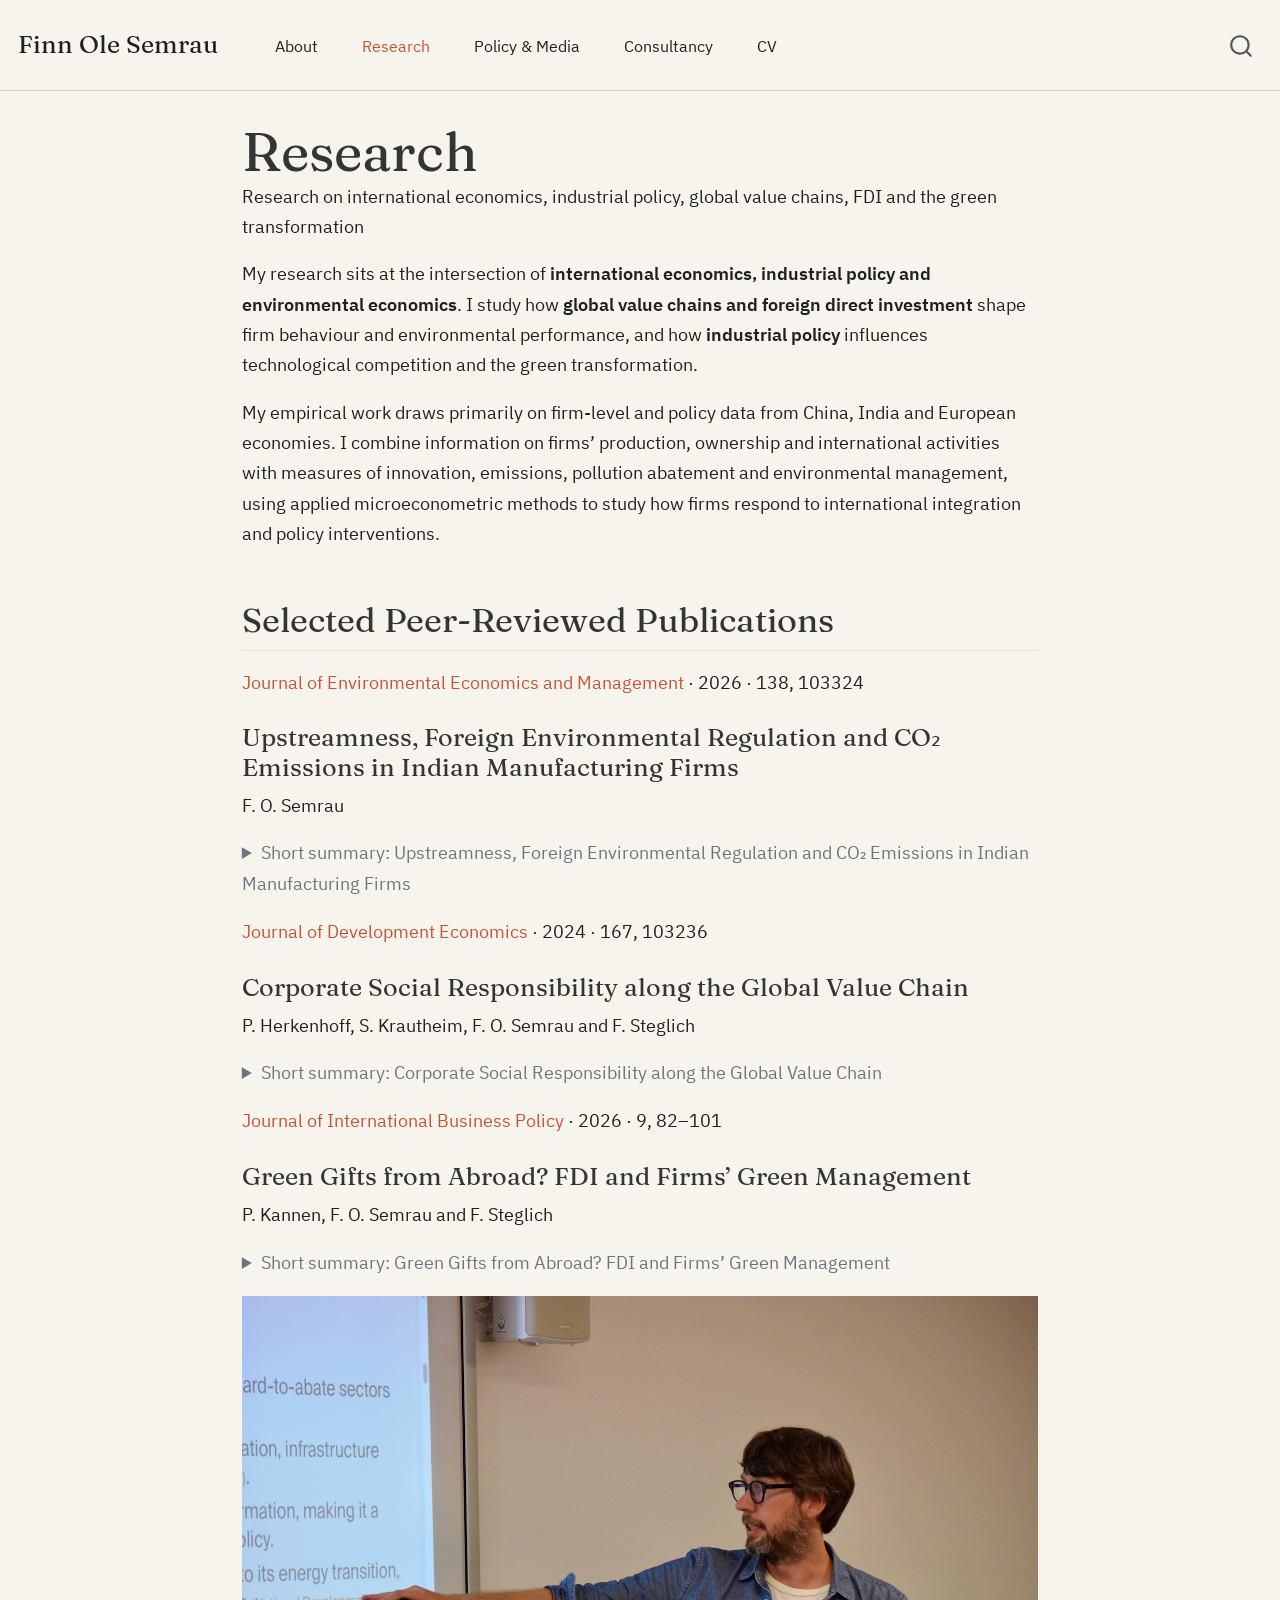
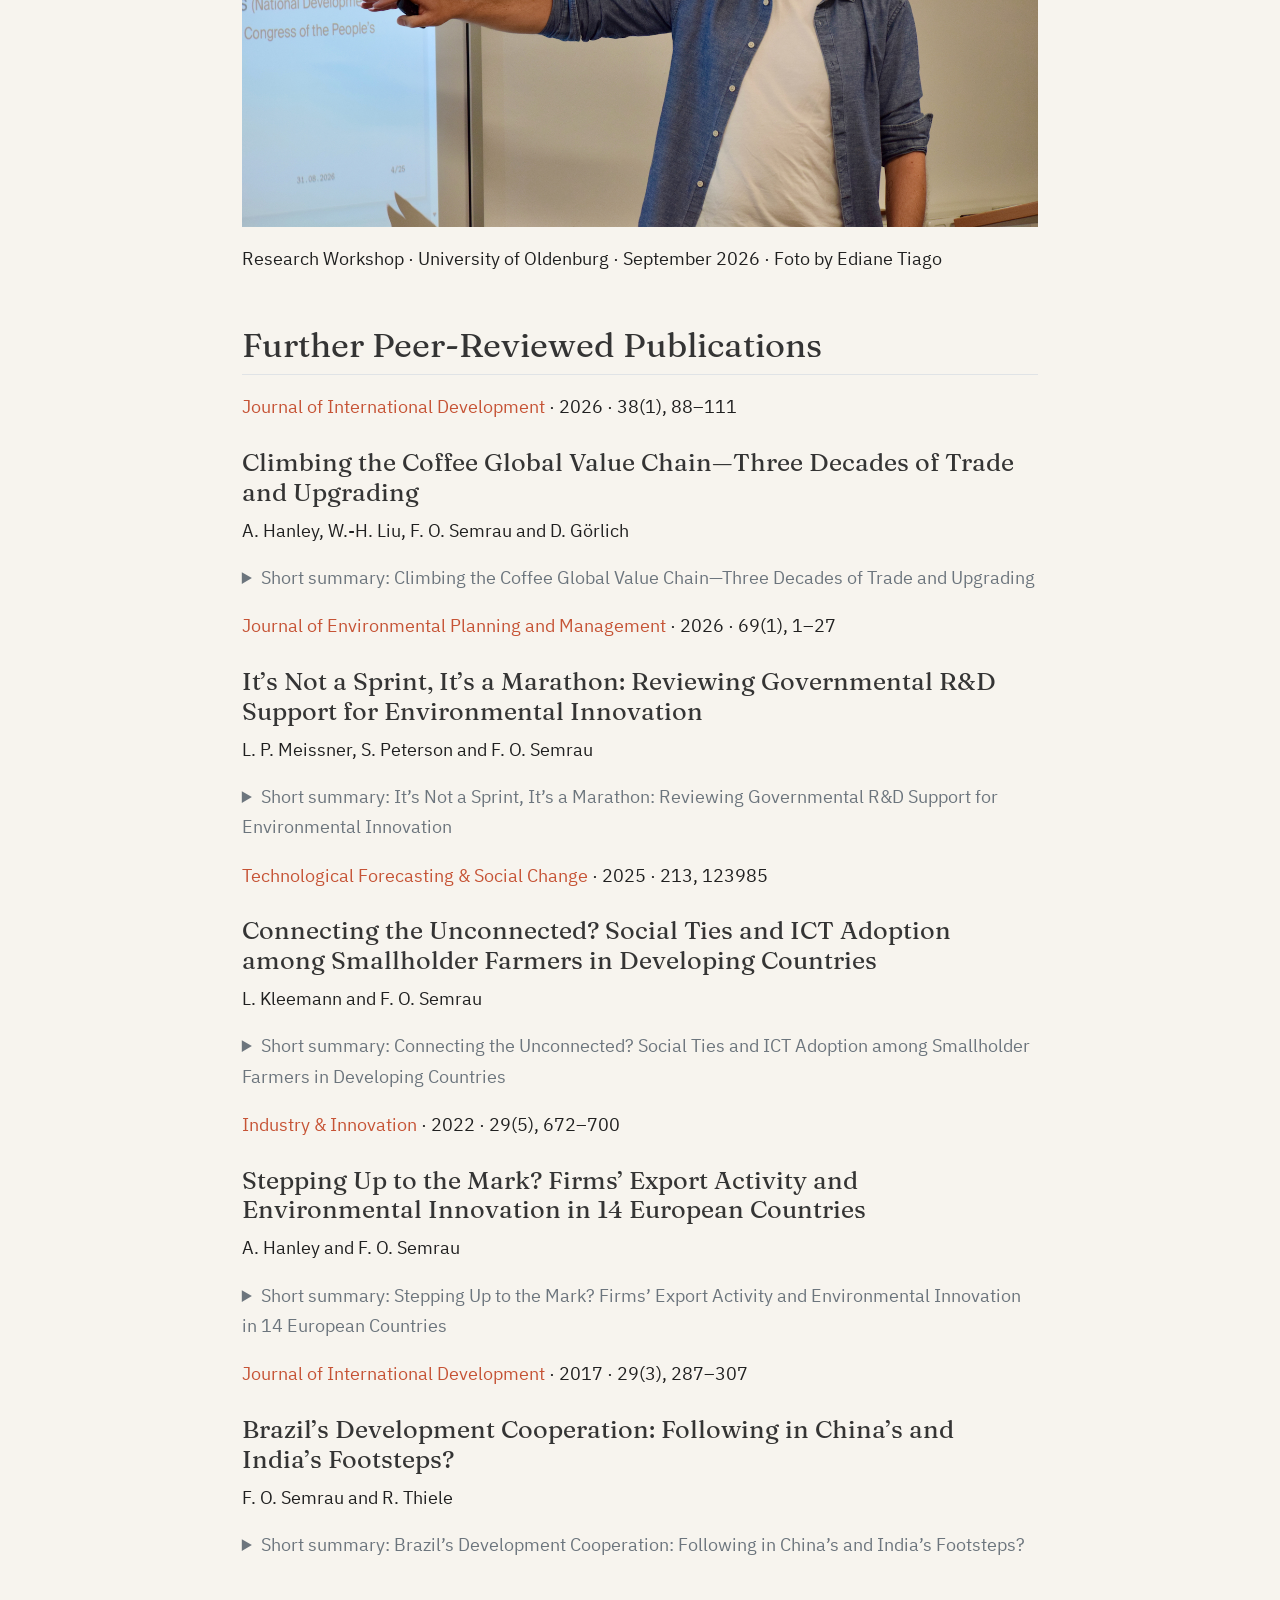
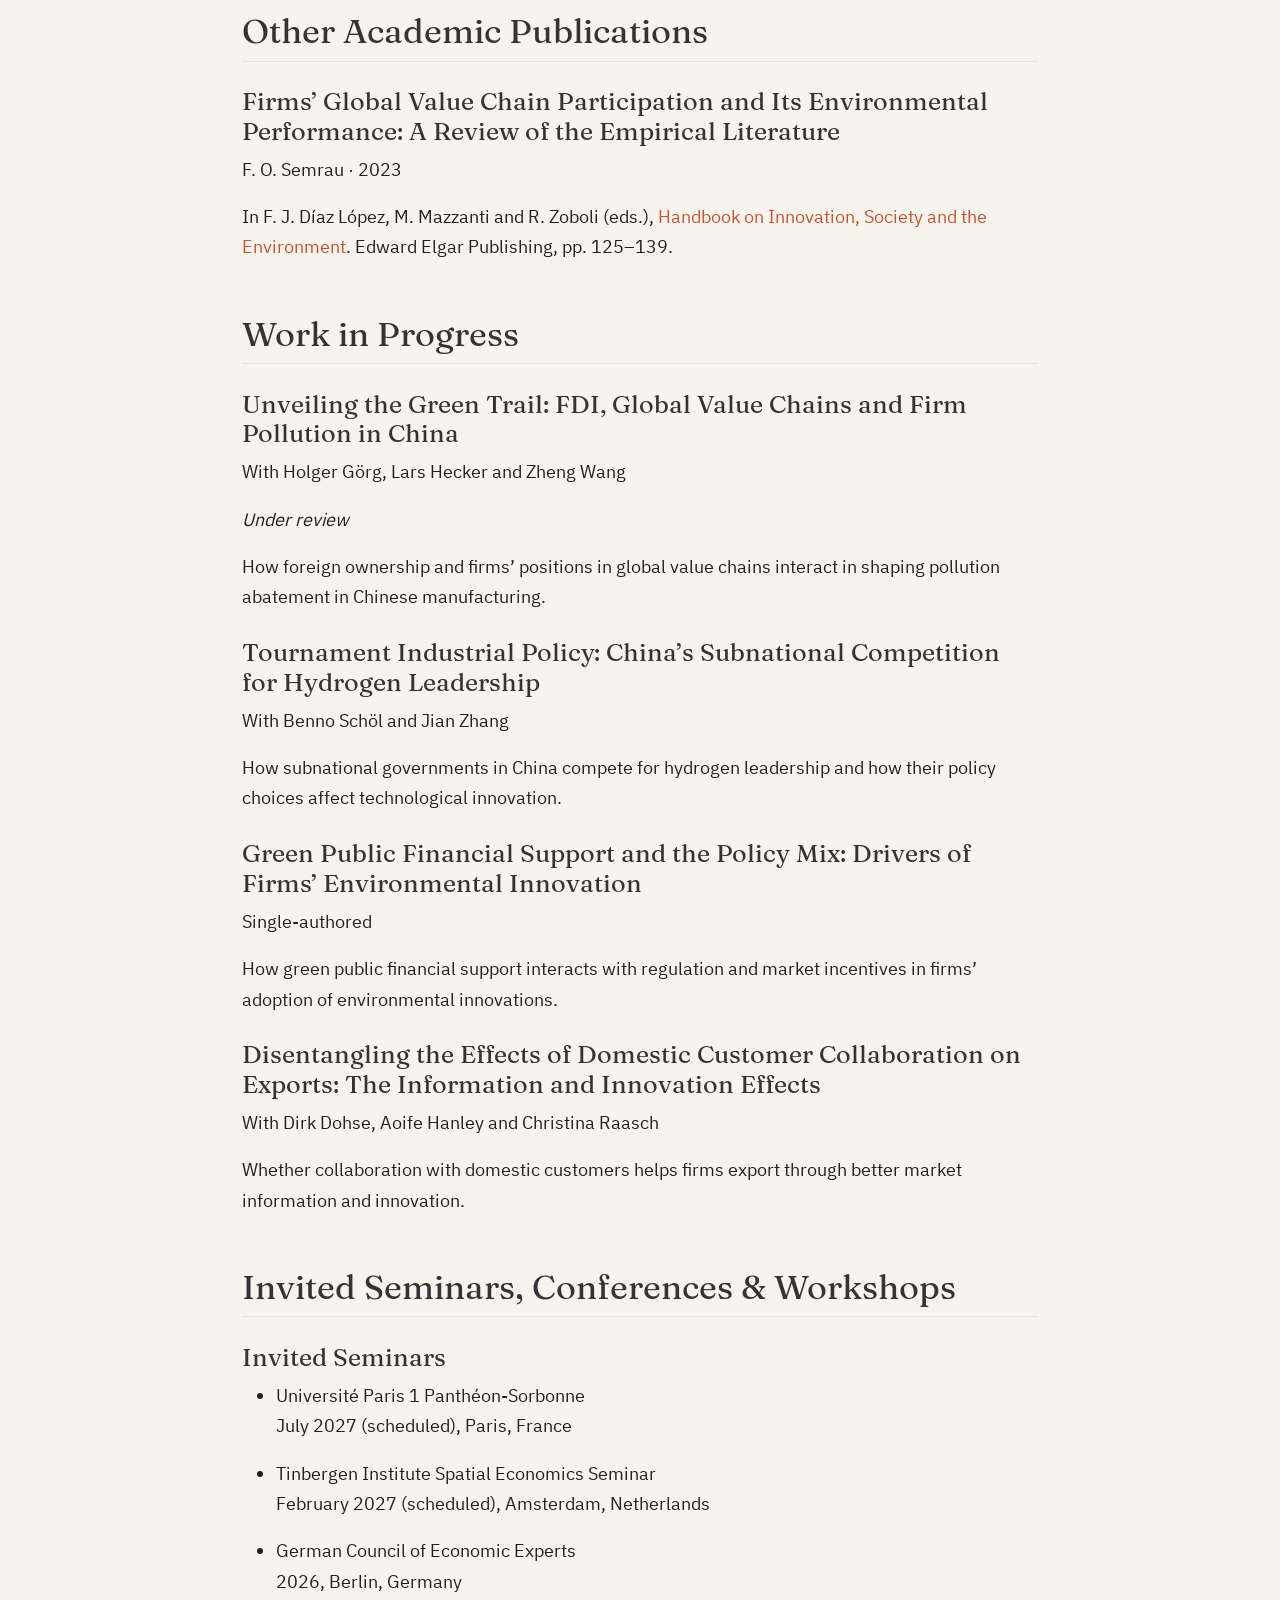
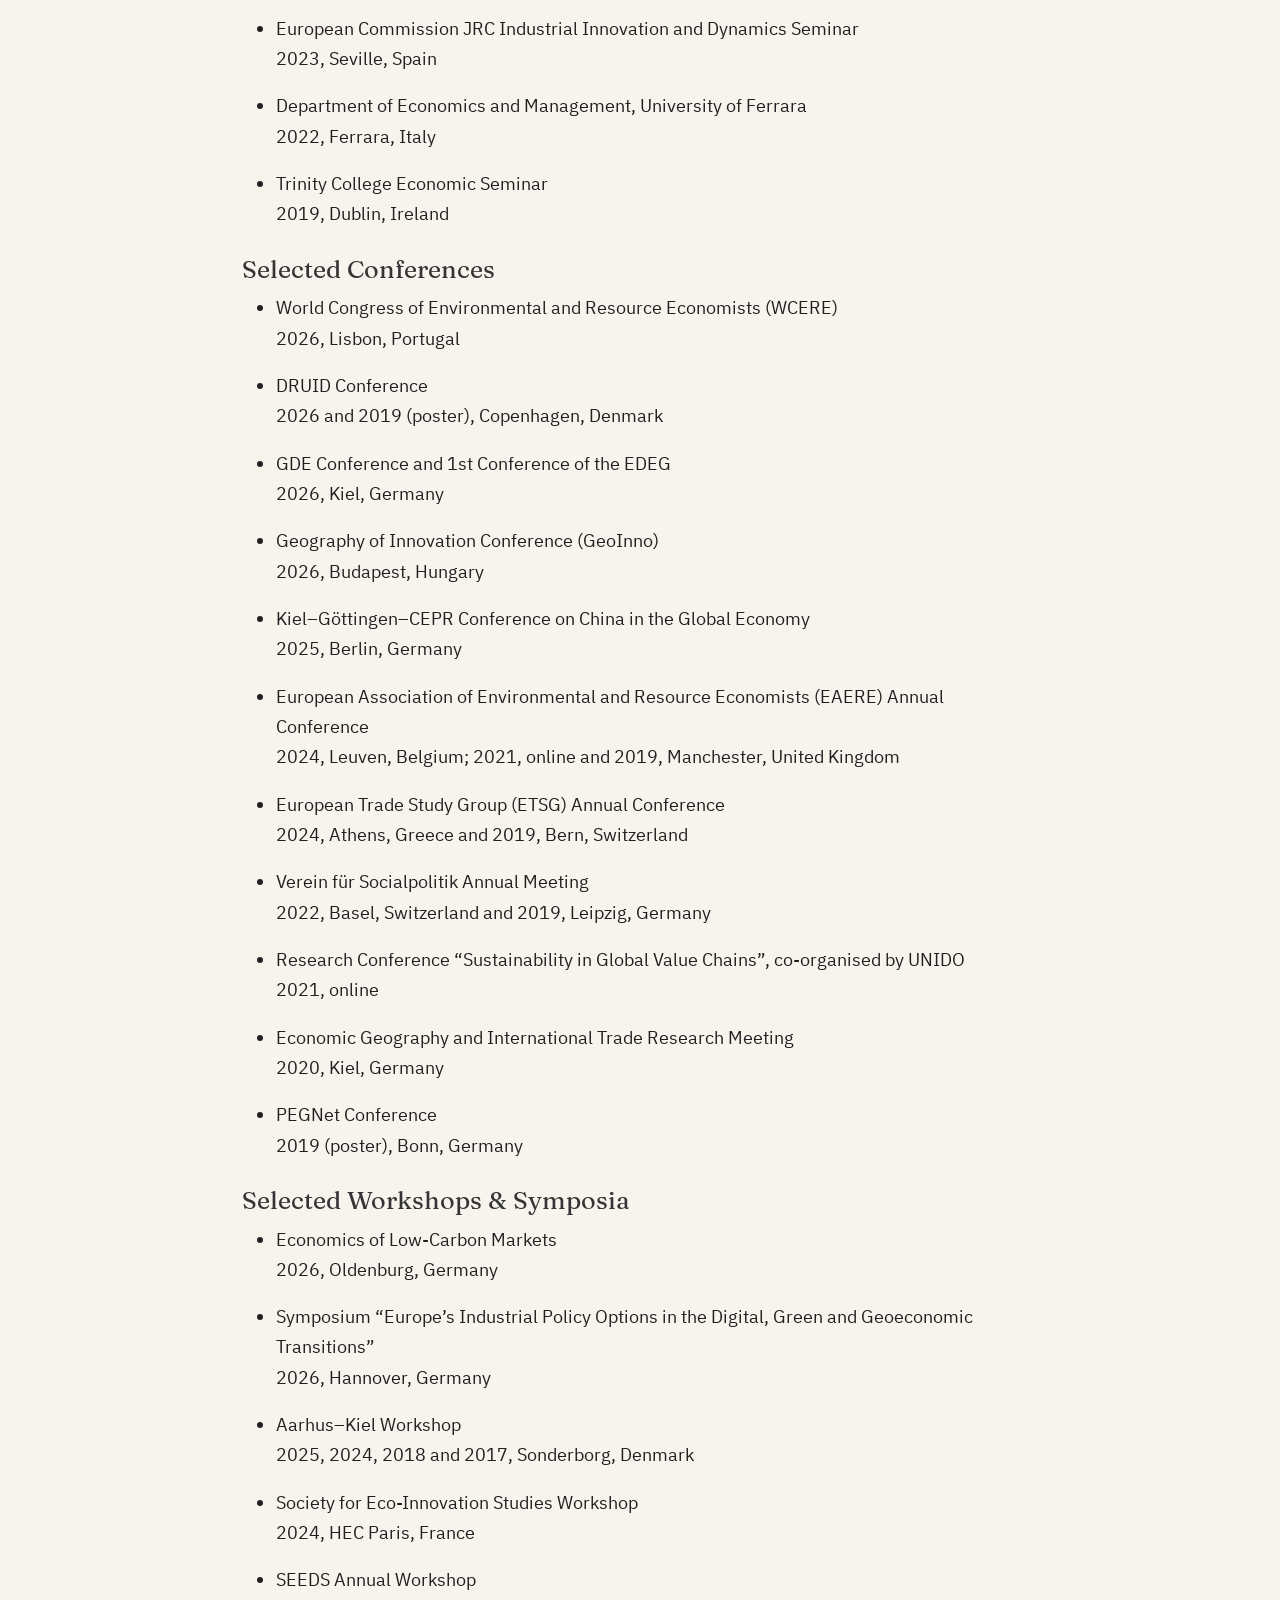
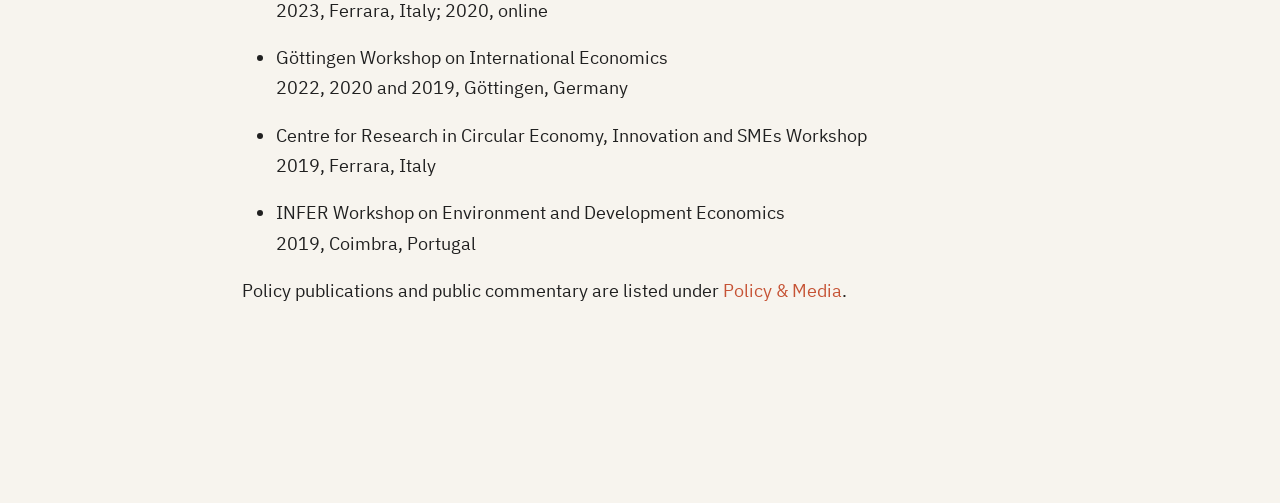
<file: docs/research.html>
<!DOCTYPE html>
<html xmlns="http://www.w3.org/1999/xhtml" lang="en" xml:lang="en"><head>

<meta charset="utf-8">
<meta name="generator" content="quarto-1.3.433">

<meta name="viewport" content="width=device-width, initial-scale=1.0, user-scalable=yes">

<meta name="description" content="Research on international economics, industrial policy, global value chains, FDI and the green transformation">

<title>Research | Finn Ole Semrau</title>
<style>
code{white-space: pre-wrap;}
span.smallcaps{font-variant: small-caps;}
div.columns{display: flex; gap: min(4vw, 1.5em);}
div.column{flex: auto; overflow-x: auto;}
div.hanging-indent{margin-left: 1.5em; text-indent: -1.5em;}
ul.task-list{list-style: none;}
ul.task-list li input[type="checkbox"] {
  width: 0.8em;
  margin: 0 0.8em 0.2em -1em; /* quarto-specific, see https://github.com/quarto-dev/quarto-cli/issues/4556 */ 
  vertical-align: middle;
}
</style>


<script src="site_libs/quarto-nav/quarto-nav.js"></script>
<script src="site_libs/quarto-nav/headroom.min.js"></script>
<script src="site_libs/clipboard/clipboard.min.js"></script>
<script src="site_libs/quarto-search/autocomplete.umd.js"></script>
<script src="site_libs/quarto-search/fuse.min.js"></script>
<script src="site_libs/quarto-search/quarto-search.js"></script>
<meta name="quarto:offset" content="./">
<script src="site_libs/quarto-html/quarto.js"></script>
<script src="site_libs/quarto-html/popper.min.js"></script>
<script src="site_libs/quarto-html/tippy.umd.min.js"></script>
<script src="site_libs/quarto-html/anchor.min.js"></script>
<link href="site_libs/quarto-html/tippy.css" rel="stylesheet">
<link href="site_libs/quarto-html/quarto-syntax-highlighting.css" rel="stylesheet" id="quarto-text-highlighting-styles">
<script src="site_libs/bootstrap/bootstrap.min.js"></script>
<link href="site_libs/bootstrap/bootstrap-icons.css" rel="stylesheet">
<link href="site_libs/bootstrap/bootstrap.min.css" rel="stylesheet" id="quarto-bootstrap" data-mode="light">
<script id="quarto-search-options" type="application/json">{
  "location": "navbar",
  "copy-button": false,
  "collapse-after": 3,
  "panel-placement": "end",
  "type": "overlay",
  "limit": 20,
  "language": {
    "search-no-results-text": "No results",
    "search-matching-documents-text": "matching documents",
    "search-copy-link-title": "Copy link to search",
    "search-hide-matches-text": "Hide additional matches",
    "search-more-match-text": "more match in this document",
    "search-more-matches-text": "more matches in this document",
    "search-clear-button-title": "Clear",
    "search-detached-cancel-button-title": "Cancel",
    "search-submit-button-title": "Submit",
    "search-label": "Search"
  }
}</script>


<link rel="stylesheet" href="styles.css">
<link rel="stylesheet" href="research.css">
</head>

<body class="nav-fixed fullcontent">

<div id="quarto-search-results"></div>
  <header id="quarto-header" class="headroom fixed-top">
    <nav class="navbar navbar-expand-lg navbar-dark ">
      <div class="navbar-container container-fluid">
      <div class="navbar-brand-container">
    <a class="navbar-brand" href="./index.html">
    <span class="navbar-title">Finn Ole Semrau</span>
    </a>
  </div>
            <div id="quarto-search" class="" title="Search"></div>
          <button class="navbar-toggler" type="button" data-bs-toggle="collapse" data-bs-target="#navbarCollapse" aria-controls="navbarCollapse" aria-expanded="false" aria-label="Toggle navigation" onclick="if (window.quartoToggleHeadroom) { window.quartoToggleHeadroom(); }">
  <span class="navbar-toggler-icon"></span>
</button>
          <div class="collapse navbar-collapse" id="navbarCollapse">
            <ul class="navbar-nav navbar-nav-scroll me-auto">
  <li class="nav-item">
    <a class="nav-link" href="./index.html" rel="" target="">
 <span class="menu-text">About</span></a>
  </li>  
  <li class="nav-item">
    <a class="nav-link active" href="./research.html" rel="" target="" aria-current="page">
 <span class="menu-text">Research</span></a>
  </li>  
  <li class="nav-item">
    <a class="nav-link" href="./policy.html" rel="" target="">
 <span class="menu-text">Policy &amp; Media</span></a>
  </li>  
  <li class="nav-item">
    <a class="nav-link" href="./consultancy.html" rel="" target="">
 <span class="menu-text">Consultancy</span></a>
  </li>  
  <li class="nav-item">
    <a class="nav-link" href="./cv.html" rel="" target="">
 <span class="menu-text">CV</span></a>
  </li>  
</ul>
            <div class="quarto-navbar-tools ms-auto">
</div>
          </div> <!-- /navcollapse -->
      </div> <!-- /container-fluid -->
    </nav>
</header>
<!-- content -->
<div id="quarto-content" class="quarto-container page-columns page-rows-contents page-layout-article page-navbar">
<!-- sidebar -->
<!-- margin-sidebar -->
    
<!-- main -->
<main class="content" id="quarto-document-content">

<header id="title-block-header" class="quarto-title-block default">
<div class="quarto-title">
<h1 class="title">Research</h1>
</div>

<div>
  <div class="description">
    Research on international economics, industrial policy, global value chains, FDI and the green transformation
  </div>
</div>


<div class="quarto-title-meta">

    
  
    
  </div>
  

</header>

<div class="rp-intro">
<p>My research sits at the intersection of <strong>international economics, industrial policy and environmental economics</strong>. I study how <strong>global value chains and foreign direct investment</strong> shape firm behaviour and environmental performance, and how <strong>industrial policy</strong> influences technological competition and the green transformation.</p>
<p>My empirical work draws primarily on firm-level and policy data from China, India and European economies. I combine information on firms’ production, ownership and international activities with measures of innovation, emissions, pollution abatement and environmental management, using applied microeconometric methods to study how firms respond to international integration and policy interventions.</p>
</div>
<section id="selected-peer-reviewed-publications" class="level2">
<h2 class="anchored" data-anchor-id="selected-peer-reviewed-publications">Selected Peer-Reviewed Publications</h2>
<div class="rp-publications rp-selected">
<div id="paper-upstreamness" class="rp-paper">
<p class="rp-journal">
<a class="rp-link" href="https://doi.org/10.1016/j.jeem.2026.103324">Journal of Environmental Economics and Management</a> · 2026 · 138, 103324
</p>
<section id="upstreamness-foreign-environmental-regulation-and-co₂-emissions-in-indian-manufacturing-firms" class="level3 rp-title">
<h3 class="rp-title anchored" data-anchor-id="upstreamness-foreign-environmental-regulation-and-co₂-emissions-in-indian-manufacturing-firms">Upstreamness, Foreign Environmental Regulation and CO₂ Emissions in Indian Manufacturing Firms</h3>
<p class="rp-authors">
F. O. Semrau
</p>
<details class="rp-summary">
<summary>
Short summary<span class="rp-sr-only">: Upstreamness, Foreign Environmental Regulation and CO₂ Emissions in Indian Manufacturing Firms</span>
</summary>
<p>
Indian manufacturers further upstream emit more CO₂, both in absolute terms and relative to output. This relationship weakens in industries more exposed to stringent environmental regulation in export markets.
</p>
</details>
</section>
</div>
<div id="paper-csr" class="rp-paper">
<p class="rp-journal">
<a class="rp-link" href="https://doi.org/10.1016/j.jdeveco.2023.103236">Journal of Development Economics</a> · 2024 · 167, 103236
</p>
<section id="corporate-social-responsibility-along-the-global-value-chain" class="level3 rp-title">
<h3 class="rp-title anchored" data-anchor-id="corporate-social-responsibility-along-the-global-value-chain">Corporate Social Responsibility along the Global Value Chain</h3>
<p class="rp-authors">
P. Herkenhoff, S. Krautheim, F. O. Semrau and F. Steglich
</p>
<details class="rp-summary">
<summary>
Short summary<span class="rp-sr-only">: Corporate Social Responsibility along the Global Value Chain</span>
</summary>
<p>
A model of sequential production predicts greater corporate social responsibility closer to final consumers. Indian firm-level data support this prediction: downstream firms spend more on staff welfare and local communities.
</p>
</details>
</section>
</div>
<div id="paper-green-gifts" class="rp-paper">
<p class="rp-journal">
<a class="rp-link" href="https://doi.org/10.1057/s42214-025-00228-4">Journal of International Business Policy</a> · 2026 · 9, 82–101
</p>
<section id="green-gifts-from-abroad-fdi-and-firms-green-management" class="level3 rp-title">
<h3 class="rp-title anchored" data-anchor-id="green-gifts-from-abroad-fdi-and-firms-green-management">Green Gifts from Abroad? FDI and Firms’ Green Management</h3>
<p class="rp-authors">
P. Kannen, F. O. Semrau and F. Steglich
</p>
<details class="rp-summary">
<summary>
Short summary<span class="rp-sr-only">: Green Gifts from Abroad? FDI and Firms’ Green Management</span>
</summary>
<p>
Across 31 countries, foreign ownership is associated with greater adoption of green management practices. The relationship depends on host-country income and the environmental performance of the countries supplying its FDI.
</p>
</details>
</section>
</div>
</div>
<div class="rp-talk-photo">
<p><img src="images/research-talk_Ediane Tiago.jpg" class="img-fluid" alt="Research presentation at the University of Oldenburg"></p>
<div class="rp-photo-note">
<p>Research Workshop · University of Oldenburg · September 2026 · Foto by Ediane Tiago</p>
</div>
</div>
</section>
<section id="further-peer-reviewed-publications" class="level2">
<h2 class="anchored" data-anchor-id="further-peer-reviewed-publications">Further Peer-Reviewed Publications</h2>
<div class="rp-publications">
<div id="paper-coffee" class="rp-paper">
<p class="rp-journal">
<a class="rp-link" href="https://doi.org/10.1002/jid.70033">Journal of International Development</a> · 2026 · 38(1), 88–111
</p>
<section id="climbing-the-coffee-global-value-chainthree-decades-of-trade-and-upgrading" class="level3 rp-title">
<h3 class="rp-title anchored" data-anchor-id="climbing-the-coffee-global-value-chainthree-decades-of-trade-and-upgrading">Climbing the Coffee Global Value Chain—Three Decades of Trade and Upgrading</h3>
<p class="rp-authors">
A. Hanley, W.-H. Liu, F. O. Semrau and D. Görlich
</p>
<details class="rp-summary">
<summary>
Short summary<span class="rp-sr-only">: Climbing the Coffee Global Value Chain—Three Decades of Trade and Upgrading</span>
</summary>
<p>
Trade data for 1991–2018 document uneven progress from raw coffee exports to processing. Industrial capacity, proximity to processing hubs, coffee varieties and trade policy are associated with different upgrading paths.
</p>
</details>
</section>
</div>
<div id="paper-rd-support" class="rp-paper">
<p class="rp-journal">
<a class="rp-link" href="https://doi.org/10.1080/09640568.2024.2359442">Journal of Environmental Planning and Management</a> · 2026 · 69(1), 1–27
</p>
<section id="its-not-a-sprint-its-a-marathon-reviewing-governmental-rd-support-for-environmental-innovation" class="level3 rp-title">
<h3 class="rp-title anchored" data-anchor-id="its-not-a-sprint-its-a-marathon-reviewing-governmental-rd-support-for-environmental-innovation">It’s Not a Sprint, It’s a Marathon: Reviewing Governmental R&amp;D Support for Environmental Innovation</h3>
<p class="rp-authors">
L. P. Meissner, S. Peterson and F. O. Semrau
</p>
<details class="rp-summary">
<summary>
Short summary<span class="rp-sr-only">: It’s Not a Sprint, It’s a Marathon: Reviewing Governmental R&amp;D Support for Environmental Innovation</span>
</summary>
<p>
The review finds that emissions pricing alone is insufficient to stimulate environmental innovation. Theory and evidence support complementing it with public R&amp;D funding to advance clean technologies and reduce emissions.
</p>
</details>
</section>
</div>
<div id="paper-ict" class="rp-paper">
<p class="rp-journal">
<a class="rp-link" href="https://doi.org/10.1016/j.techfore.2025.123985">Technological Forecasting &amp; Social Change</a> · 2025 · 213, 123985
</p>
<section id="connecting-the-unconnected-social-ties-and-ict-adoption-among-smallholder-farmers-in-developing-countries" class="level3 rp-title">
<h3 class="rp-title anchored" data-anchor-id="connecting-the-unconnected-social-ties-and-ict-adoption-among-smallholder-farmers-in-developing-countries">Connecting the Unconnected? Social Ties and ICT Adoption among Smallholder Farmers in Developing Countries</h3>
<p class="rp-authors">
L. Kleemann and F. O. Semrau
</p>
<details class="rp-summary">
<summary>
Short summary<span class="rp-sr-only">: Connecting the Unconnected? Social Ties and ICT Adoption among Smallholder Farmers in Developing Countries</span>
</summary>
<p>
Household data from 12 developing countries link weaker social connections to lower uptake of digital technologies and poorer access to agricultural advice. Digitalisation can therefore reinforce existing information inequalities among smallholder farmers.
</p>
</details>
</section>
</div>
<div id="paper-exports" class="rp-paper">
<p class="rp-journal">
<a class="rp-link" href="https://doi.org/10.1080/13662716.2021.2021865">Industry &amp; Innovation</a> · 2022 · 29(5), 672–700
</p>
<section id="stepping-up-to-the-mark-firms-export-activity-and-environmental-innovation-in-14-european-countries" class="level3 rp-title">
<h3 class="rp-title anchored" data-anchor-id="stepping-up-to-the-mark-firms-export-activity-and-environmental-innovation-in-14-european-countries">Stepping Up to the Mark? Firms’ Export Activity and Environmental Innovation in 14 European Countries</h3>
<p class="rp-authors">
A. Hanley and F. O. Semrau
</p>
<details class="rp-summary">
<summary>
Short summary<span class="rp-sr-only">: Stepping Up to the Mark? Firms’ Export Activity and Environmental Innovation in 14 European Countries</span>
</summary>
<p>
Exporting is associated with greener production processes, particularly in Eastern European firms. Across the sample, exposure to export markets with stringent market-based environmental policies is linked to greater adoption of environmental innovations.
</p>
</details>
</section>
</div>
<div id="paper-brazil" class="rp-paper">
<p class="rp-journal">
<a class="rp-link" href="https://doi.org/10.1002/jid.3276">Journal of International Development</a> · 2017 · 29(3), 287–307
</p>
<section id="brazils-development-cooperation-following-in-chinas-and-indias-footsteps" class="level3 rp-title">
<h3 class="rp-title anchored" data-anchor-id="brazils-development-cooperation-following-in-chinas-and-indias-footsteps">Brazil’s Development Cooperation: Following in China’s and India’s Footsteps?</h3>
<p class="rp-authors">
F. O. Semrau and R. Thiele
</p>
<details class="rp-summary">
<summary>
Short summary<span class="rp-sr-only">: Brazil’s Development Cooperation: Following in China’s and India’s Footsteps?</span>
</summary>
<p>
Brazil’s development cooperation is shaped mainly by historical and cultural links, with some attention to recipient need and governance. The findings challenge the idea that emerging donors allocate aid solely to advance their own interests.
</p>
</details>
</section>
</div>
</div>
</section>
<section id="other-academic-publications" class="level2">
<h2 class="anchored" data-anchor-id="other-academic-publications">Other Academic Publications</h2>
<section id="firms-global-value-chain-participation-and-its-environmental-performance-a-review-of-the-empirical-literature" class="level3 rp-title rp-chapter">
<h3 class="rp-title anchored" data-anchor-id="firms-global-value-chain-participation-and-its-environmental-performance-a-review-of-the-empirical-literature">Firms’ Global Value Chain Participation and Its Environmental Performance: A Review of the Empirical Literature</h3>
<p class="rp-authors">
F. O. Semrau · 2023
</p>
<p class="rp-book">
In F. J. Díaz López, M. Mazzanti and R. Zoboli (eds.), <a class="rp-link" href="https://doi.org/10.4337/9781802200065.00016">Handbook on Innovation, Society and the Environment</a>. Edward Elgar Publishing, pp.&nbsp;125–139.
</p>
</section>
</section>
<section id="work-in-progress" class="level2">
<h2 class="anchored" data-anchor-id="work-in-progress">Work in Progress</h2>
<div class="rp-work-grid">
<section id="unveiling-the-green-trail-fdi-global-value-chains-and-firm-pollution-in-china" class="level3 rp-title rp-work">
<h3 class="rp-title anchored" data-anchor-id="unveiling-the-green-trail-fdi-global-value-chains-and-firm-pollution-in-china">Unveiling the Green Trail: FDI, Global Value Chains and Firm Pollution in China</h3>
<p class="rp-authors">
With Holger Görg, Lars Hecker and Zheng Wang
</p>
<p class="rp-status">
<em>Under review</em>
</p>
<p>How foreign ownership and firms’ positions in global value chains interact in shaping pollution abatement in Chinese manufacturing.</p>
</section>
<section id="tournament-industrial-policy-chinas-subnational-competition-for-hydrogen-leadership" class="level3 rp-title rp-work">
<h3 class="rp-title anchored" data-anchor-id="tournament-industrial-policy-chinas-subnational-competition-for-hydrogen-leadership">Tournament Industrial Policy: China’s Subnational Competition for Hydrogen Leadership</h3>
<p class="rp-authors">
With Benno Schöl and Jian Zhang
</p>
<p>How subnational governments in China compete for hydrogen leadership and how their policy choices affect technological innovation.</p>
</section>
<section id="green-public-financial-support-and-the-policy-mix-drivers-of-firms-environmental-innovation" class="level3 rp-title rp-work">
<h3 class="rp-title anchored" data-anchor-id="green-public-financial-support-and-the-policy-mix-drivers-of-firms-environmental-innovation">Green Public Financial Support and the Policy Mix: Drivers of Firms’ Environmental Innovation</h3>
<p class="rp-authors">
Single-authored
</p>
<p>How green public financial support interacts with regulation and market incentives in firms’ adoption of environmental innovations.</p>
</section>
<section id="disentangling-the-effects-of-domestic-customer-collaboration-on-exports-the-information-and-innovation-effects" class="level3 rp-title rp-work">
<h3 class="rp-title anchored" data-anchor-id="disentangling-the-effects-of-domestic-customer-collaboration-on-exports-the-information-and-innovation-effects">Disentangling the Effects of Domestic Customer Collaboration on Exports: The Information and Innovation Effects</h3>
<p class="rp-authors">
With Dirk Dohse, Aoife Hanley and Christina Raasch
</p>
<p>Whether collaboration with domestic customers helps firms export through better market information and innovation.</p>
</section>
</div>
</section>
<section id="invited-seminars-conferences-workshops" class="level2">
<h2 class="anchored" data-anchor-id="invited-seminars-conferences-workshops">Invited Seminars, Conferences &amp; Workshops</h2>
<div class="rp-work-grid">
<section id="invited-seminars" class="level3 rp-title rp-work">
<h3 class="rp-title anchored" data-anchor-id="invited-seminars">Invited Seminars</h3>
<ul>
<li><p>Université Paris 1 Panthéon-Sorbonne<br>
July 2027 (scheduled), Paris, France</p></li>
<li><p>Tinbergen Institute Spatial Economics Seminar<br>
February 2027 (scheduled), Amsterdam, Netherlands</p></li>
<li><p>German Council of Economic Experts<br>
2026, Berlin, Germany</p></li>
<li><p>European Commission JRC Industrial Innovation and Dynamics Seminar<br>
2023, Seville, Spain</p></li>
<li><p>Department of Economics and Management, University of Ferrara<br>
2022, Ferrara, Italy</p></li>
<li><p>Trinity College Economic Seminar<br>
2019, Dublin, Ireland</p></li>
</ul>
</section>
<section id="selected-conferences" class="level3 rp-title rp-work">
<h3 class="rp-title anchored" data-anchor-id="selected-conferences">Selected Conferences</h3>
<ul>
<li><p>World Congress of Environmental and Resource Economists (WCERE)<br>
2026, Lisbon, Portugal</p></li>
<li><p>DRUID Conference<br>
2026 and 2019 (poster), Copenhagen, Denmark</p></li>
<li><p>GDE Conference and 1st Conference of the EDEG<br>
2026, Kiel, Germany</p></li>
<li><p>Geography of Innovation Conference (GeoInno)<br>
2026, Budapest, Hungary</p></li>
<li><p>Kiel–Göttingen–CEPR Conference on China in the Global Economy<br>
2025, Berlin, Germany</p></li>
<li><p>European Association of Environmental and Resource Economists (EAERE) Annual Conference<br>
2024, Leuven, Belgium; 2021, online and 2019, Manchester, United Kingdom</p></li>
<li><p>European Trade Study Group (ETSG) Annual Conference<br>
2024, Athens, Greece and 2019, Bern, Switzerland</p></li>
<li><p>Verein für Socialpolitik Annual Meeting<br>
2022, Basel, Switzerland and 2019, Leipzig, Germany</p></li>
<li><p>Research Conference “Sustainability in Global Value Chains”, co-organised by UNIDO<br>
2021, online</p></li>
<li><p>Economic Geography and International Trade Research Meeting<br>
2020, Kiel, Germany</p></li>
<li><p>PEGNet Conference<br>
2019 (poster), Bonn, Germany</p></li>
</ul>
</section>
<section id="selected-workshops-symposia" class="level3 rp-title rp-work">
<h3 class="rp-title anchored" data-anchor-id="selected-workshops-symposia">Selected Workshops &amp; Symposia</h3>
<ul>
<li><p>Economics of Low-Carbon Markets<br>
2026, Oldenburg, Germany</p></li>
<li><p>Symposium “Europe’s Industrial Policy Options in the Digital, Green and Geoeconomic Transitions”<br>
2026, Hannover, Germany</p></li>
<li><p>Aarhus–Kiel Workshop<br>
2025, 2024, 2018 and 2017, Sonderborg, Denmark</p></li>
<li><p>Society for Eco-Innovation Studies Workshop<br>
2024, HEC Paris, France</p></li>
<li><p>SEEDS Annual Workshop<br>
2023, Ferrara, Italy; 2020, online</p></li>
<li><p>Göttingen Workshop on International Economics<br>
2022, 2020 and 2019, Göttingen, Germany</p></li>
<li><p>Centre for Research in Circular Economy, Innovation and SMEs Workshop<br>
2019, Ferrara, Italy</p></li>
<li><p>INFER Workshop on Environment and Development Economics<br>
2019, Coimbra, Portugal</p></li>
</ul>
</section>
</div>
<div class="rp-footer">
<p>Policy publications and public commentary are listed under <a href="./policy.html" class="rp-link">Policy &amp; Media</a>.</p>
</div>


</section>

</main> <!-- /main -->
<script id="quarto-html-after-body" type="application/javascript">
window.document.addEventListener("DOMContentLoaded", function (event) {
  const toggleBodyColorMode = (bsSheetEl) => {
    const mode = bsSheetEl.getAttribute("data-mode");
    const bodyEl = window.document.querySelector("body");
    if (mode === "dark") {
      bodyEl.classList.add("quarto-dark");
      bodyEl.classList.remove("quarto-light");
    } else {
      bodyEl.classList.add("quarto-light");
      bodyEl.classList.remove("quarto-dark");
    }
  }
  const toggleBodyColorPrimary = () => {
    const bsSheetEl = window.document.querySelector("link#quarto-bootstrap");
    if (bsSheetEl) {
      toggleBodyColorMode(bsSheetEl);
    }
  }
  toggleBodyColorPrimary();  
  const icon = "";
  const anchorJS = new window.AnchorJS();
  anchorJS.options = {
    placement: 'right',
    icon: icon
  };
  anchorJS.add('.anchored');
  const isCodeAnnotation = (el) => {
    for (const clz of el.classList) {
      if (clz.startsWith('code-annotation-')) {                     
        return true;
      }
    }
    return false;
  }
  const clipboard = new window.ClipboardJS('.code-copy-button', {
    text: function(trigger) {
      const codeEl = trigger.previousElementSibling.cloneNode(true);
      for (const childEl of codeEl.children) {
        if (isCodeAnnotation(childEl)) {
          childEl.remove();
        }
      }
      return codeEl.innerText;
    }
  });
  clipboard.on('success', function(e) {
    // button target
    const button = e.trigger;
    // don't keep focus
    button.blur();
    // flash "checked"
    button.classList.add('code-copy-button-checked');
    var currentTitle = button.getAttribute("title");
    button.setAttribute("title", "Copied!");
    let tooltip;
    if (window.bootstrap) {
      button.setAttribute("data-bs-toggle", "tooltip");
      button.setAttribute("data-bs-placement", "left");
      button.setAttribute("data-bs-title", "Copied!");
      tooltip = new bootstrap.Tooltip(button, 
        { trigger: "manual", 
          customClass: "code-copy-button-tooltip",
          offset: [0, -8]});
      tooltip.show();    
    }
    setTimeout(function() {
      if (tooltip) {
        tooltip.hide();
        button.removeAttribute("data-bs-title");
        button.removeAttribute("data-bs-toggle");
        button.removeAttribute("data-bs-placement");
      }
      button.setAttribute("title", currentTitle);
      button.classList.remove('code-copy-button-checked');
    }, 1000);
    // clear code selection
    e.clearSelection();
  });
  function tippyHover(el, contentFn) {
    const config = {
      allowHTML: true,
      content: contentFn,
      maxWidth: 500,
      delay: 100,
      arrow: false,
      appendTo: function(el) {
          return el.parentElement;
      },
      interactive: true,
      interactiveBorder: 10,
      theme: 'quarto',
      placement: 'bottom-start'
    };
    window.tippy(el, config); 
  }
  const noterefs = window.document.querySelectorAll('a[role="doc-noteref"]');
  for (var i=0; i<noterefs.length; i++) {
    const ref = noterefs[i];
    tippyHover(ref, function() {
      // use id or data attribute instead here
      let href = ref.getAttribute('data-footnote-href') || ref.getAttribute('href');
      try { href = new URL(href).hash; } catch {}
      const id = href.replace(/^#\/?/, "");
      const note = window.document.getElementById(id);
      return note.innerHTML;
    });
  }
      let selectedAnnoteEl;
      const selectorForAnnotation = ( cell, annotation) => {
        let cellAttr = 'data-code-cell="' + cell + '"';
        let lineAttr = 'data-code-annotation="' +  annotation + '"';
        const selector = 'span[' + cellAttr + '][' + lineAttr + ']';
        return selector;
      }
      const selectCodeLines = (annoteEl) => {
        const doc = window.document;
        const targetCell = annoteEl.getAttribute("data-target-cell");
        const targetAnnotation = annoteEl.getAttribute("data-target-annotation");
        const annoteSpan = window.document.querySelector(selectorForAnnotation(targetCell, targetAnnotation));
        const lines = annoteSpan.getAttribute("data-code-lines").split(",");
        const lineIds = lines.map((line) => {
          return targetCell + "-" + line;
        })
        let top = null;
        let height = null;
        let parent = null;
        if (lineIds.length > 0) {
            //compute the position of the single el (top and bottom and make a div)
            const el = window.document.getElementById(lineIds[0]);
            top = el.offsetTop;
            height = el.offsetHeight;
            parent = el.parentElement.parentElement;
          if (lineIds.length > 1) {
            const lastEl = window.document.getElementById(lineIds[lineIds.length - 1]);
            const bottom = lastEl.offsetTop + lastEl.offsetHeight;
            height = bottom - top;
          }
          if (top !== null && height !== null && parent !== null) {
            // cook up a div (if necessary) and position it 
            let div = window.document.getElementById("code-annotation-line-highlight");
            if (div === null) {
              div = window.document.createElement("div");
              div.setAttribute("id", "code-annotation-line-highlight");
              div.style.position = 'absolute';
              parent.appendChild(div);
            }
            div.style.top = top - 2 + "px";
            div.style.height = height + 4 + "px";
            let gutterDiv = window.document.getElementById("code-annotation-line-highlight-gutter");
            if (gutterDiv === null) {
              gutterDiv = window.document.createElement("div");
              gutterDiv.setAttribute("id", "code-annotation-line-highlight-gutter");
              gutterDiv.style.position = 'absolute';
              const codeCell = window.document.getElementById(targetCell);
              const gutter = codeCell.querySelector('.code-annotation-gutter');
              gutter.appendChild(gutterDiv);
            }
            gutterDiv.style.top = top - 2 + "px";
            gutterDiv.style.height = height + 4 + "px";
          }
          selectedAnnoteEl = annoteEl;
        }
      };
      const unselectCodeLines = () => {
        const elementsIds = ["code-annotation-line-highlight", "code-annotation-line-highlight-gutter"];
        elementsIds.forEach((elId) => {
          const div = window.document.getElementById(elId);
          if (div) {
            div.remove();
          }
        });
        selectedAnnoteEl = undefined;
      };
      // Attach click handler to the DT
      const annoteDls = window.document.querySelectorAll('dt[data-target-cell]');
      for (const annoteDlNode of annoteDls) {
        annoteDlNode.addEventListener('click', (event) => {
          const clickedEl = event.target;
          if (clickedEl !== selectedAnnoteEl) {
            unselectCodeLines();
            const activeEl = window.document.querySelector('dt[data-target-cell].code-annotation-active');
            if (activeEl) {
              activeEl.classList.remove('code-annotation-active');
            }
            selectCodeLines(clickedEl);
            clickedEl.classList.add('code-annotation-active');
          } else {
            // Unselect the line
            unselectCodeLines();
            clickedEl.classList.remove('code-annotation-active');
          }
        });
      }
  const findCites = (el) => {
    const parentEl = el.parentElement;
    if (parentEl) {
      const cites = parentEl.dataset.cites;
      if (cites) {
        return {
          el,
          cites: cites.split(' ')
        };
      } else {
        return findCites(el.parentElement)
      }
    } else {
      return undefined;
    }
  };
  var bibliorefs = window.document.querySelectorAll('a[role="doc-biblioref"]');
  for (var i=0; i<bibliorefs.length; i++) {
    const ref = bibliorefs[i];
    const citeInfo = findCites(ref);
    if (citeInfo) {
      tippyHover(citeInfo.el, function() {
        var popup = window.document.createElement('div');
        citeInfo.cites.forEach(function(cite) {
          var citeDiv = window.document.createElement('div');
          citeDiv.classList.add('hanging-indent');
          citeDiv.classList.add('csl-entry');
          var biblioDiv = window.document.getElementById('ref-' + cite);
          if (biblioDiv) {
            citeDiv.innerHTML = biblioDiv.innerHTML;
          }
          popup.appendChild(citeDiv);
        });
        return popup.innerHTML;
      });
    }
  }
});
</script>
</div> <!-- /content -->



</body></html>
</file>
<file: docs/site_libs/quarto-html/tippy.css>
.tippy-box[data-animation=fade][data-state=hidden]{opacity:0}[data-tippy-root]{max-width:calc(100vw - 10px)}.tippy-box{position:relative;background-color:#333;color:#fff;border-radius:4px;font-size:14px;line-height:1.4;white-space:normal;outline:0;transition-property:transform,visibility,opacity}.tippy-box[data-placement^=top]>.tippy-arrow{bottom:0}.tippy-box[data-placement^=top]>.tippy-arrow:before{bottom:-7px;left:0;border-width:8px 8px 0;border-top-color:initial;transform-origin:center top}.tippy-box[data-placement^=bottom]>.tippy-arrow{top:0}.tippy-box[data-placement^=bottom]>.tippy-arrow:before{top:-7px;left:0;border-width:0 8px 8px;border-bottom-color:initial;transform-origin:center bottom}.tippy-box[data-placement^=left]>.tippy-arrow{right:0}.tippy-box[data-placement^=left]>.tippy-arrow:before{border-width:8px 0 8px 8px;border-left-color:initial;right:-7px;transform-origin:center left}.tippy-box[data-placement^=right]>.tippy-arrow{left:0}.tippy-box[data-placement^=right]>.tippy-arrow:before{left:-7px;border-width:8px 8px 8px 0;border-right-color:initial;transform-origin:center right}.tippy-box[data-inertia][data-state=visible]{transition-timing-function:cubic-bezier(.54,1.5,.38,1.11)}.tippy-arrow{width:16px;height:16px;color:#333}.tippy-arrow:before{content:"";position:absolute;border-color:transparent;border-style:solid}.tippy-content{position:relative;padding:5px 9px;z-index:1}
</file>
<file: docs/site_libs/quarto-html/quarto-syntax-highlighting.css>
/* quarto syntax highlight colors */
:root {
  --quarto-hl-ot-color: #003B4F;
  --quarto-hl-at-color: #657422;
  --quarto-hl-ss-color: #20794D;
  --quarto-hl-an-color: #5E5E5E;
  --quarto-hl-fu-color: #4758AB;
  --quarto-hl-st-color: #20794D;
  --quarto-hl-cf-color: #003B4F;
  --quarto-hl-op-color: #5E5E5E;
  --quarto-hl-er-color: #AD0000;
  --quarto-hl-bn-color: #AD0000;
  --quarto-hl-al-color: #AD0000;
  --quarto-hl-va-color: #111111;
  --quarto-hl-bu-color: inherit;
  --quarto-hl-ex-color: inherit;
  --quarto-hl-pp-color: #AD0000;
  --quarto-hl-in-color: #5E5E5E;
  --quarto-hl-vs-color: #20794D;
  --quarto-hl-wa-color: #5E5E5E;
  --quarto-hl-do-color: #5E5E5E;
  --quarto-hl-im-color: #00769E;
  --quarto-hl-ch-color: #20794D;
  --quarto-hl-dt-color: #AD0000;
  --quarto-hl-fl-color: #AD0000;
  --quarto-hl-co-color: #5E5E5E;
  --quarto-hl-cv-color: #5E5E5E;
  --quarto-hl-cn-color: #8f5902;
  --quarto-hl-sc-color: #5E5E5E;
  --quarto-hl-dv-color: #AD0000;
  --quarto-hl-kw-color: #003B4F;
}

/* other quarto variables */
:root {
  --quarto-font-monospace: SFMono-Regular, Menlo, Monaco, Consolas, "Liberation Mono", "Courier New", monospace;
}

pre > code.sourceCode > span {
  color: #003B4F;
}

code span {
  color: #003B4F;
}

code.sourceCode > span {
  color: #003B4F;
}

div.sourceCode,
div.sourceCode pre.sourceCode {
  color: #003B4F;
}

code span.ot {
  color: #003B4F;
  font-style: inherit;
}

code span.at {
  color: #657422;
  font-style: inherit;
}

code span.ss {
  color: #20794D;
  font-style: inherit;
}

code span.an {
  color: #5E5E5E;
  font-style: inherit;
}

code span.fu {
  color: #4758AB;
  font-style: inherit;
}

code span.st {
  color: #20794D;
  font-style: inherit;
}

code span.cf {
  color: #003B4F;
  font-style: inherit;
}

code span.op {
  color: #5E5E5E;
  font-style: inherit;
}

code span.er {
  color: #AD0000;
  font-style: inherit;
}

code span.bn {
  color: #AD0000;
  font-style: inherit;
}

code span.al {
  color: #AD0000;
  font-style: inherit;
}

code span.va {
  color: #111111;
  font-style: inherit;
}

code span.bu {
  font-style: inherit;
}

code span.ex {
  font-style: inherit;
}

code span.pp {
  color: #AD0000;
  font-style: inherit;
}

code span.in {
  color: #5E5E5E;
  font-style: inherit;
}

code span.vs {
  color: #20794D;
  font-style: inherit;
}

code span.wa {
  color: #5E5E5E;
  font-style: italic;
}

code span.do {
  color: #5E5E5E;
  font-style: italic;
}

code span.im {
  color: #00769E;
  font-style: inherit;
}

code span.ch {
  color: #20794D;
  font-style: inherit;
}

code span.dt {
  color: #AD0000;
  font-style: inherit;
}

code span.fl {
  color: #AD0000;
  font-style: inherit;
}

code span.co {
  color: #5E5E5E;
  font-style: inherit;
}

code span.cv {
  color: #5E5E5E;
  font-style: italic;
}

code span.cn {
  color: #8f5902;
  font-style: inherit;
}

code span.sc {
  color: #5E5E5E;
  font-style: inherit;
}

code span.dv {
  color: #AD0000;
  font-style: inherit;
}

code span.kw {
  color: #003B4F;
  font-style: inherit;
}

.prevent-inlining {
  content: "</";
}

/*# sourceMappingURL=debc5d5d77c3f9108843748ff7464032.css.map */
</file>
<file: docs/styles.css>
/* =========================================================
   FONTS
   ========================================================= */

@font-face {
  font-family: "Fraunces";
  src: url("fonts/Fraunces9pt-Regular.woff2") format("woff2");
  font-weight: 400;
  font-style: normal;
  font-display: swap;
}

@font-face {
  font-family: "Fraunces";
  src: url("fonts/Fraunces9pt-SemiBold.woff2") format("woff2");
  font-weight: 600;
  font-style: normal;
  font-display: swap;
}

@font-face {
  font-family: "IBM Plex Sans";
  src: url("fonts/IBMPlexSans-Regular.woff2") format("woff2");
  font-weight: 400;
  font-style: normal;
  font-display: swap;
}

@font-face {
  font-family: "IBM Plex Sans";
  src: url("fonts/IBMPlexSans-SemiBold.woff2") format("woff2");
  font-weight: 600;
  font-style: normal;
  font-display: swap;
}


/* =========================================================
   COLOURS
   ========================================================= */

:root {
  --background: #f7f4ee;
  --text: #202020;
  --muted: #6c6963;
  --accent: #c65335;
  --line: #d8d2c8;
  --warm: #eee3d0;
}


/* =========================================================
   GENERAL
   ========================================================= */

body {
  background-color: var(--background);
  color: var(--text);
  font-family: "IBM Plex Sans", sans-serif;
  font-size: 1.05rem;
  font-weight: 400;
  line-height: 1.7;
}

main.content {
  max-width: 1050px;
  margin-left: auto;
  margin-right: auto;
  padding-top: 4rem;
  padding-bottom: 6rem;
}

p {
  max-width: 800px;
}

.inline-link,
.inline-link:hover,
.inline-link:focus {
  display: inline !important;
  margin: 0 !important;
  padding: 0 !important;
  line-height: inherit !important;
  vertical-align: baseline !important;
  font-weight: inherit !important;
  text-decoration: none !important;
  border: 0 !important;
  box-shadow: none !important;
}

/* =========================================================
   TYPOGRAPHY
   ========================================================= */

h1,
h2,
h3 {
  font-family: "Fraunces", serif;
  color: var(--text);
  font-weight: 400;
}

h1 {
  font-size: 3.2rem;
  line-height: 1.1;
  margin-bottom: 2rem;
}

h2 {
  font-size: 2rem;
  margin-top: 3rem;
}

a {
  color: var(--accent);
  text-decoration: none;
}

a:hover {
  color: var(--text);
}


/* =========================================================
   NAVIGATION
   ========================================================= */

.navbar {
  background-color: var(--background) !important;
  border-bottom: 1px solid var(--line);
  padding-top: 1.1rem;
  padding-bottom: 1.1rem;
}

.navbar-brand {
  font-family: "Fraunces", serif;
  font-size: 1.45rem;
  font-weight: 400;
  color: var(--text) !important;
}

.navbar-nav .nav-link {
  font-family: "IBM Plex Sans", sans-serif;
  color: var(--text) !important;
  font-size: 0.95rem;
  margin-left: 0.7rem;
  margin-right: 0.7rem;
}

.navbar-nav .nav-link:hover,
.navbar-nav .nav-link.active {
  color: var(--accent) !important;
}


/* =========================================================
   HOMEPAGE HERO
   ========================================================= */

.home-hero {
  min-height: 58vh;

  background-image:
    linear-gradient(
      90deg,
      rgba(17, 25, 30, 0.78) 0%,
      rgba(17, 25, 30, 0.55) 40%,
      rgba(17, 25, 30, 0.12) 75%
    ),
    url("images/hero2.jpg");

  background-size: cover;
  background-position: 65% 78%;

  display: flex;
  align-items: flex-end;

  margin-left: calc(-50vw + 50%);
  margin-right: calc(-50vw + 50%);

  padding: 5rem max(6vw, calc((100vw - 1050px) / 2));
}

.hero-overlay {
  max-width: 620px;
  color: #ffffff;
}

.hero-overlay h1 {
  font-family: "Fraunces", serif;
  color: #ffffff;
  font-size: 4.2rem;
  font-weight: 400;
  line-height: 1;
  margin-top: 0.5rem;
  margin-bottom: 1.5rem;
}

.hero-overlay p {
  font-family: "IBM Plex Sans", sans-serif;
  color: #ffffff;
  font-size: 1.15rem;
  line-height: 1.6;
  max-width: 590px;
}

.hero-kicker {
  font-family: "IBM Plex Sans", sans-serif;
  color: #e5aa91;
  font-size: 0.8rem;
  font-weight: 600;
  letter-spacing: 0.14em;
  text-transform: uppercase;
  margin-bottom: 1.2rem;
}

.hero-links {
  margin-top: 2rem;
}

.hero-links a {
  display: inline-block;
  font-family: "IBM Plex Sans", sans-serif;
  color: #ffffff;
  margin-right: 1.8rem;
  font-size: 0.95rem;
  font-weight: 600;
  border-bottom: 1px solid #e5aa91;
  padding-bottom: 0.15rem;
}

.hero-links a:hover {
  color: #e5aa91;
}


/* =========================================================
   ABOUT
   ========================================================= */

.about-grid {
  display: grid;
  grid-template-columns: 0.55fr 1.45fr;
  gap: 4.5rem;
  align-items: center;
  padding-top: 5rem;
  padding-bottom: 5rem;
}

.about-photo img {
  width: 100%;
  max-width: 300px;
  aspect-ratio: 4 / 5;
  object-fit: cover;
}

.about-text {
  max-width: 700px;
}

.about-text h2 {
  margin-top: 0;
  margin-bottom: 1.5rem;
}

.about-text p {
  font-size: 1.08rem;
  line-height: 1.75;
}

.about-text a {
  display: inline-block;
  margin-top: 0.8rem;
  font-weight: 600;
  border-bottom: 1px solid var(--accent);
  padding-bottom: 0.1rem;
}



/* =========================================================
   CURRENTLY
   ========================================================= */

.currently {
  max-width: 900px;
  margin-top: 1rem;
  margin-bottom: 5rem;
  padding: 2rem 2.2rem;
  border-left: 3px solid var(--accent);
  background-color: rgba(198, 83, 53, 0.05);
  font-size: 1.08rem;
  line-height: 1.7;
}

.section-kicker {
  font-family: "IBM Plex Sans", sans-serif;
  font-size: 0.78rem;
  font-weight: 600;
  letter-spacing: 0.14em;
  color: var(--accent);
  margin-bottom: 0.7rem;
}


/* =========================================================
   RESEARCH THEMES
   ========================================================= */

.research-grid {
  display: grid;
  grid-template-columns: repeat(3, 1fr);
  gap: 1.5rem;
  margin-top: 2rem;
  margin-bottom: 5rem;
}

.research-card {
  border-top: 2px solid var(--text);
  padding-top: 1.4rem;
}

.research-card h3 {
  font-size: 1.45rem;
  line-height: 1.25;
  margin-top: 0;
  margin-bottom: 1rem;
}

.research-card p {
  font-size: 0.98rem;
  line-height: 1.65;
  color: var(--muted);
}


/* =========================================================
   SELECTED RESEARCH / PUBLICATIONS
   ========================================================= */

.paper-list {
  margin-top: 2rem;
  margin-bottom: 6rem;
}

.paper-item {
  display: grid;
  grid-template-columns: 1fr;
  padding-top: 2rem;
  padding-bottom: 2rem;
  border-top: 1px solid var(--line);
}

.paper-item:last-child {
  border-bottom: 1px solid var(--line);
}

.paper-meta {
  font-family: "IBM Plex Sans", sans-serif;
  font-size: 0.75rem;
  font-weight: 600;
  letter-spacing: 0.11em;
  color: var(--accent);
  margin-bottom: 0.7rem;
}

.paper-item h3 {
  font-size: 1.55rem;
  line-height: 1.3;
  margin-top: 0;
  margin-bottom: 0.8rem;
}

.paper-item p {
  color: var(--muted);
  max-width: 760px;
  margin-bottom: 0.7rem;
}

.paper-item a {
  font-size: 0.9rem;
  font-weight: 600;
  border-bottom: 1px solid var(--accent);
  padding-bottom: 0.1rem;
}

.research-button {
  display: inline-block;
  padding: 0.7rem 1.1rem;
  color: #fff !important;
  background-color: #C65335;
  border: 1px solid #C65335;
  border-radius: 3px;
  text-decoration: none !important;
  font-weight: 600;
}

.research-button:hover {
  color: #fff !important;
  background-color: #A9442D;
  border-color: #A9442D;
}

.paper-list {
  margin-bottom: 0 !important;
  padding-bottom: 0 !important;
}

.paper-list .paper-item:last-child {
  margin-bottom: 0 !important;
}

.research-cta {
  margin-top: 1.25rem !important;
  margin-bottom: 4rem !important;
}

.research-cta p {
  margin: 0 !important;
}

/* =========================================================
   HOMEPAGE POLICY FEATURE
   ========================================================= */

.policy-feature {
  display: grid;
  grid-template-columns: 1.15fr 0.85fr;
  gap: 4rem;
  align-items: center;
  margin-top: 2rem;
  margin-bottom: 6rem;
}

.policy-image img {
  width: 100%;
  height: 560px;
  object-fit: cover;
  object-position: center 18%;
}

.policy-text {
  width: 100%;
  max-width: none;
}

.policy-text h2 {
  font-size: 2.2rem;
  margin-top: 0.5rem;
  margin-bottom: 1.5rem;
}

.policy-text p {
  font-size: 1.05rem;
  line-height: 1.75;
}

.policy-text a {
  display: inline-block;
  margin-top: 0.8rem;
  font-weight: 600;
  border-bottom: 1px solid var(--accent);
  padding-bottom: 0.1rem;
}




/* =========================================================
   RESEARCH PAGE
   ========================================================= */

.research-intro {
  display: grid;
  grid-template-columns: 1fr 1fr;
  gap: 4.5rem;
  align-items: center;
  margin-bottom: 5rem;
}

.research-intro-text h1 {
  font-size: 3.4rem;
  line-height: 1.1;
  margin-top: 0.5rem;
  margin-bottom: 1.8rem;
}

.research-intro-text p {
  font-size: 1.12rem;
  line-height: 1.75;
}

.research-intro-photo img {
  width: 100%;
  max-width: 520px;
  height: auto;
  display: block;
  margin-left: auto;
}


/* =========================================================
   ONGOING RESEARCH
   ========================================================= */

.ongoing-grid {
  display: grid;
  grid-template-columns: repeat(2, 1fr);
  gap: 1.5rem 3rem;
  margin-top: 2rem;
  margin-bottom: 5rem;
}

.ongoing-paper {
  border-top: 1px solid var(--line);
  padding-top: 1.4rem;
  padding-bottom: 1.6rem;
}

.paper-number {
  font-family: "IBM Plex Sans", sans-serif;
  color: var(--accent);
  font-size: 0.75rem;
  font-weight: 600;
  letter-spacing: 0.1em;
  margin-bottom: 0.8rem;
}

.ongoing-paper h3 {
  font-size: 1.4rem;
  margin-top: 0;
  margin-bottom: 0.4rem;
}

.ongoing-paper p {
  color: var(--muted);
  font-size: 0.95rem;
}


/* =========================================================
   POLICY PAGE
   ========================================================= */

.policy-intro {
  display: grid;
  grid-template-columns: 0.9fr 1.1fr;
  gap: 4.5rem;
  align-items: center;
  margin-bottom: 5rem;
}

.policy-intro-text h1 {
  font-size: 3.4rem;
  line-height: 1.1;
  margin-top: 0.5rem;
  margin-bottom: 1.8rem;
}

.policy-intro-text p {
  font-size: 1.12rem;
  line-height: 1.75;
}

.policy-intro-photo img {
  width: 100%;
  max-width: 560px;
  height: auto;
  display: block;
  margin-left: auto;
}


/* =========================================================
   POLICY AREAS
   ========================================================= */

.policy-areas {
  display: grid;
  grid-template-columns: repeat(3, 1fr);
  gap: 2rem;
  margin-top: 2rem;
  margin-bottom: 5rem;
}

.policy-area {
  border-top: 2px solid var(--text);
  padding-top: 1.3rem;
}

.policy-area h3 {
  font-size: 1.4rem;
  margin-top: 0.6rem;
  margin-bottom: 1rem;
}

.policy-area p {
  color: var(--muted);
  font-size: 0.97rem;
  line-height: 1.65;
}


/* =========================================================
   PUBLIC ENGAGEMENT
   ========================================================= */

.engagement-grid {
  display: grid;
  grid-template-columns: repeat(3, 1fr);
  gap: 2rem;
  margin-top: 2rem;
  margin-bottom: 5rem;
}

.engagement-item {
  background-color: var(--warm);
  padding: 2rem;
}

.engagement-item h3 {
  margin-top: 0;
  font-size: 1.35rem;
}

.engagement-item p {
  color: var(--muted);
  font-size: 0.97rem;
  line-height: 1.65;
}


/* =========================================================
   RESPONSIVE
   ========================================================= */

@media (max-width: 850px) {

  main.content {
    padding-top: 2.5rem;
  }

  h1 {
    font-size: 2.5rem;
  }


  /* Hero */

  .home-hero {
    min-height: 65vh;
    background-position: 68% 75%;
    padding: 3rem 2rem;
  }

  .hero-overlay {
    max-width: 500px;
  }

  .hero-overlay h1 {
    font-size: 3.4rem;
  }

  .hero-overlay p {
    font-size: 1.05rem;
  }


  /* About */

  .about-grid {
    grid-template-columns: 1fr;
    gap: 2rem;
    padding-top: 3rem;
    padding-bottom: 3rem;
  }

  .about-photo img {
    max-width: 250px;
  }


  /* Research themes */

  .research-grid {
    grid-template-columns: 1fr;
    gap: 2rem;
  }


  /* Homepage policy */

  .policy-feature {
    grid-template-columns: 1fr;
    gap: 2rem;
    margin-bottom: 4rem;
  }

  .policy-image img {
    height: 380px;
    object-position: center 15%;
  }



/* =========================================================
   CONSULTANCY FEATURE
   ========================================================= */

.consultancy-feature {
  display: grid;
  grid-template-columns: minmax(220px, 0.75fr) minmax(0, 1.6fr);
  gap: 3rem;
  align-items: center;
  margin: 4rem 0;
  padding: 2.75rem;
  background-color: #eee9e1;
  border-radius: 4px;
}

.consultancy-photo {
  display: flex;
  justify-content: center;
}

.consultancy-photo p {
  margin: 0;
}

.consultancy-photo img {
  display: block;
  width: 250px !important;
  max-width: 100% !important;
  height: 300px !important;
  object-fit: cover;
  object-position: right bottom;
  border-radius: 3px;
}

.consultancy-text {
  min-width: 0;
}

.consultancy-text > :first-child {
  margin-top: 0;
}

.consultancy-text > :last-child {
  margin-bottom: 0;
}


/* =========================================================
   CONSULTANCY FEATURE: MOBILE
   ========================================================= */

@media (max-width: 850px) {
  .consultancy-feature {
    grid-template-columns: 1fr;
    gap: 2rem;
    padding: 2rem;
  }

  .consultancy-photo img {
    width: 250px !important;
    max-width: 100% !important;
    height: 300px !important;
    object-fit: cover;
    object-position: right bottom;
  }

  .consultancy-text h2 {
    font-size: 2.1rem;
  }
}


/* =========================================================
   CONSULTANCY PAGE
   ========================================================= */

.consultancy-intro {
  display: grid;
  grid-template-columns: 1fr 1fr;
  gap: 4.5rem;
  align-items: center;
  margin-bottom: 5rem;
}

.consultancy-intro-text h1 {
  font-size: 3.4rem;
  line-height: 1.1;
  margin-top: 0.5rem;
  margin-bottom: 1.8rem;
}

.consultancy-intro-text p {
  font-size: 1.12rem;
  line-height: 1.75;
}

.consultancy-intro-photo img {
  width: 100%;
  height: auto;
  display: block;
}


/* ---------- Consultancy areas ---------- */

.consultancy-areas {
  display: grid;
  grid-template-columns: repeat(3, 1fr);
  gap: 2rem;
  margin-top: 2rem;
  margin-bottom: 5rem;
}

.consultancy-area {
  border-top: 2px solid var(--text);
  padding-top: 1.3rem;
}

.consultancy-area h3 {
  font-size: 1.4rem;
  margin-top: 0.6rem;
  margin-bottom: 1rem;
}

.consultancy-area p {
  color: var(--muted);
  font-size: 0.97rem;
  line-height: 1.65;
}


/* ---------- Consultancy experience ---------- */

.consultancy-experience {
  margin-top: 2rem;
  margin-bottom: 5rem;
}

.experience-item {
  display: grid;
  grid-template-columns: 150px 1fr;
  gap: 2rem;
  padding: 1.8rem 0;
  border-top: 1px solid var(--line);
}

.experience-item:last-child {
  border-bottom: 1px solid var(--line);
}

.experience-year {
  color: var(--accent);
  font-size: 0.82rem;
  font-weight: 600;
  letter-spacing: 0.08em;
  padding-top: 0.2rem;
}

.experience-item h3 {
  margin-top: 0;
  margin-bottom: 0.7rem;
  font-size: 1.4rem;
}

.experience-item p {
  color: var(--muted);
  margin-bottom: 0;
}


/* ---------- Consultancy page: mobile ---------- */

@media (max-width: 850px) {

  .consultancy-intro {
    grid-template-columns: 1fr;
    gap: 2.5rem;
  }

  .consultancy-intro-text h1 {
    font-size: 2.7rem;
  }

  .consultancy-areas {
    grid-template-columns: 1fr;
  }

  .experience-item {
    grid-template-columns: 1fr;
    gap: 0.5rem;
  }

}


/* =========================================================
   CV PAGE
   ========================================================= */

.cv-intro {
  max-width: 760px;
  margin-bottom: 4rem;
}

.cv-intro h1 {
  font-size: 3.4rem;
  line-height: 1.1;
  margin-top: 0.5rem;
  margin-bottom: 1.8rem;
}

.cv-intro p {
  font-size: 1.12rem;
  line-height: 1.75;
}

.cv-download {
  display: inline-block;
  margin-top: 1.2rem;
  padding: 0.8rem 1.2rem;
  border: 1px solid var(--accent);
  font-weight: 600;
}

.cv-download:hover {
  background-color: var(--accent);
  color: #ffffff;
}


/* ---------- CV highlights ---------- */

.cv-highlights {
  display: grid;
  grid-template-columns: repeat(3, 1fr);
  gap: 2rem;
  margin-bottom: 5rem;
}

.cv-highlight {
  border-top: 2px solid var(--text);
  padding-top: 1.3rem;
}

.cv-highlight h3 {
  margin-top: 0;
  margin-bottom: 0.8rem;
  font-size: 1.35rem;
}

.cv-highlight p {
  color: var(--muted);
  font-size: 0.96rem;
  line-height: 1.65;
}


/* ---------- Embedded CV ---------- */

.cv-frame {
  width: 100%;
  height: 950px;
  border: 1px solid var(--line);
  margin-top: 1rem;
}


/* ---------- CV page: mobile ---------- */

@media (max-width: 850px) {

  .cv-intro h1 {
    font-size: 2.7rem;
  }

  .cv-highlights {
    grid-template-columns: 1fr;
  }

  .cv-frame {
    height: 650px;
  }

}
</file>
<file: docs/consultancy.css>
/* =========================================================
   CONSULTANCY PAGE: BASE / DESKTOP
   Load after styles.css using the YAML in consultancy.qmd.
   All rules are scoped to this page.
   ========================================================= */

.consultancy-page {
  --cp-accent: #c65335;
  --cp-accent-dark: #a9442d;
  --cp-panel: #eee9e1;
  --cp-line: #d7cfc4;
  --cp-muted: #625d56;
  width: 100%;
  max-width: 1080px;
  min-width: 0;
  margin-inline: auto;
  line-height: 1.65;
}

.consultancy-page,
.consultancy-page * {
  box-sizing: border-box;
}

.consultancy-page p {
  margin: 0 0 1rem;
  line-height: 1.65;
}

.consultancy-page h2 {
  margin: 3rem 0 1.25rem;
  padding-bottom: 0.65rem;
  border-bottom: 1px solid var(--cp-line);
  line-height: 1.25;
  overflow-wrap: break-word;
}

/* Links share the surrounding text's metrics. */
.consultancy-page a.cp-link,
.consultancy-page a.cp-link:visited {
  display: inline;
  margin: 0;
  padding: 0;
  border: 0;
  background: none;
  box-shadow: none;
  color: var(--cp-accent-dark);
  font-size: inherit;
  font-weight: inherit;
  line-height: inherit;
  vertical-align: baseline;
  white-space: normal;
  overflow-wrap: break-word;
  text-decoration: underline;
  text-decoration-thickness: 1px;
  text-underline-offset: 0.18em;
}

.consultancy-page a.cp-link:hover {
  color: var(--cp-accent-dark);
  text-decoration-thickness: 2px;
}

.consultancy-page a.cp-link:focus-visible {
  outline: 2px solid var(--cp-accent-dark);
  outline-offset: 4px;
  border-radius: 2px;
}


/* =========================================================
   INTRODUCTION AND PHOTOGRAPH
   Automatic height preserves the entire photograph and sign.
   ========================================================= */

.consultancy-page .cp-intro {
  display: grid;
  grid-template-columns: minmax(0, 1.55fr) minmax(0, 0.8fr);
  gap: 2.5rem;
  align-items: center;
  margin: 0 0 3rem;
  padding: 2.25rem;
  background: var(--cp-panel);
  border-radius: 4px;
}

.consultancy-page .cp-intro-copy,
.consultancy-page .cp-photo {
  min-width: 0;
}

.consultancy-page .cp-intro-copy > :first-child {
  margin-top: 0;
}

.consultancy-page .cp-intro-copy > :last-child {
  margin-bottom: 0;
}

.consultancy-page .cp-photo {
  width: 100%;
  max-width: 330px;
  margin: 0;
  justify-self: center;
}

.consultancy-page .cp-photo p,
.consultancy-page .cp-photo figure,
.consultancy-page .cp-photo .quarto-figure {
  margin: 0;
}

.consultancy-page .cp-photo img,
.consultancy-page .cp-photo img.cp-photo-image {
  display: block;
  width: 100%;
  max-width: 100%;
  height: auto;
  min-height: 0;
  max-height: none;
  aspect-ratio: auto;
  object-fit: contain;
  object-position: center;
  border-radius: 3px;
}


/* =========================================================
   ASSIGNMENTS: DESKTOP TABLE
   ========================================================= */

.consultancy-page table.cp-assignment-table {
  width: 100%;
  max-width: 100%;
  margin: 1.5rem 0 0;
  border: 0;
  border-collapse: collapse;
  border-spacing: 0;
  table-layout: fixed;
  background: transparent;
  font-family: inherit;
  font-size: 1rem;
  line-height: 1.55;
}

.consultancy-page .cp-col-period { width: 13%; }
.consultancy-page .cp-col-project { width: 38%; }
.consultancy-page .cp-col-role { width: 27%; }
.consultancy-page .cp-col-days { width: 10%; }
.consultancy-page .cp-col-abroad { width: 12%; }

.consultancy-page .cp-assignment-table th,
.consultancy-page .cp-assignment-table td {
  margin: 0;
  padding: 1.25rem 0.9rem;
  border: 0;
  border-bottom: 1px solid var(--cp-line);
  background: transparent;
  box-shadow: none;
  color: inherit;
  font-size: inherit;
  font-weight: 400;
  line-height: 1.55;
  text-align: left;
  vertical-align: top;
  overflow-wrap: break-word;
}

.consultancy-page .cp-assignment-table thead th {
  padding-block: 0.9rem;
  border-top: 2px solid var(--cp-accent);
  background: var(--cp-panel);
  font-size: 0.9rem;
  font-weight: 600;
  vertical-align: bottom;
}

.consultancy-page .cp-assignment-table tbody tr {
  background: transparent;
}

.consultancy-page .cp-assignment-table .cp-period {
  color: var(--cp-muted);
  font-size: 0.95rem;
  font-variant-numeric: tabular-nums;
}

.consultancy-page .cp-assignment-title {
  display: block;
  font-weight: 600;
}

.consultancy-page .cp-client {
  display: block;
  margin-top: 0.35rem;
  color: var(--cp-muted);
  font-size: 0.9rem;
  font-weight: 400;
}

.consultancy-page a.cp-output-link {
  font-size: 0.9rem;
}

.consultancy-page .cp-assignment-table .cp-number {
  text-align: right;
  font-variant-numeric: tabular-nums;
}

.consultancy-page .cp-assignment-table sup {
  position: relative;
  top: -0.4em;
  margin-left: 0.1em;
  font-size: 0.8em;
  line-height: 0;
  vertical-align: baseline;
}

.consultancy-page .cp-mobile-label {
  display: none;
}

.consultancy-page .cp-notes {
  max-width: 86ch;
  margin: 1.25rem 0 2.5rem;
  color: var(--cp-muted);
  font-size: 0.9rem;
  line-height: 1.65;
}

.consultancy-page .cp-notes p {
  margin-bottom: 0.65rem;
}

.consultancy-page #cp-unido-note {
  scroll-margin-top: 6rem;
}

.consultancy-page .cp-sr-only {
  position: absolute;
  width: 1px;
  height: 1px;
  padding: 0;
  margin: -1px;
  overflow: hidden;
  clip: rect(0, 0, 0, 0);
  clip-path: inset(50%);
  white-space: nowrap;
  border: 0;
}


/* =========================================================
   TABLET AND MOBILE
   Each table row becomes a record with visible field labels.
   Explicit HTML roles preserve the table's relationships.
   ========================================================= */

@media (max-width: 850px) {
  .consultancy-page .cp-intro {
    grid-template-columns: minmax(0, 1fr);
    gap: 1.75rem;
    margin-bottom: 2.25rem;
    padding: 1.75rem;
  }

  .consultancy-page .cp-photo {
    width: 75%;
    max-width: 300px;
  }

  .consultancy-page .cp-photo img,
  .consultancy-page .cp-photo img.cp-photo-image {
    width: 100%;
    height: auto;
    min-height: 0;
    max-height: none;
    aspect-ratio: auto;
    object-fit: contain;
  }

  .consultancy-page h2 {
    margin-top: 2.25rem;
  }

  .consultancy-page table.cp-assignment-table,
  .consultancy-page .cp-assignment-table tbody {
    display: block;
    width: 100%;
  }

  .consultancy-page .cp-assignment-table colgroup {
    display: none;
  }

  .consultancy-page .cp-assignment-table thead {
    position: absolute;
    width: 1px;
    height: 1px;
    padding: 0;
    margin: -1px;
    overflow: hidden;
    clip: rect(0, 0, 0, 0);
    clip-path: inset(50%);
    white-space: nowrap;
    border: 0;
  }

  .consultancy-page .cp-assignment-table tbody tr {
    display: grid;
    grid-template-columns: repeat(2, minmax(0, 1fr));
    gap: 0.85rem 1.25rem;
    margin: 0;
    padding: 1.5rem 0;
    border-bottom: 1px solid var(--cp-line);
  }

  .consultancy-page .cp-assignment-table tbody tr:first-child {
    border-top: 2px solid var(--cp-accent);
  }

  .consultancy-page .cp-assignment-table tbody th,
  .consultancy-page .cp-assignment-table tbody td {
    display: block;
    min-width: 0;
    width: auto;
    margin: 0;
    padding: 0;
    border: 0;
    text-align: left;
  }

  .consultancy-page .cp-assignment-table .cp-period,
  .consultancy-page .cp-assignment-table .cp-project,
  .consultancy-page .cp-assignment-table .cp-role {
    grid-column: 1 / -1;
  }

  .consultancy-page .cp-assignment-table .cp-period {
    color: var(--cp-accent-dark);
  }

  .consultancy-page .cp-assignment-title {
    font-size: 1.1rem;
    line-height: 1.45;
  }

  .consultancy-page .cp-client {
    margin-top: 0.3rem;
  }

  .consultancy-page .cp-mobile-label {
    display: block;
    margin: 0 0 0.15rem;
    color: var(--cp-muted);
    font-size: 0.9rem;
    font-weight: 400;
    line-height: 1.4;
  }

  .consultancy-page .cp-period .cp-mobile-label {
    display: inline;
    margin-right: 0.5rem;
  }

  .consultancy-page .cp-assignment-table .cp-days,
  .consultancy-page .cp-assignment-table .cp-abroad {
    padding-top: 0.3rem;
  }

  .consultancy-page .cp-notes {
    margin-bottom: 2rem;
  }
}

@media (max-width: 480px) {
  .consultancy-page .cp-intro {
    gap: 1.5rem;
    padding: 1.25rem;
  }

  .consultancy-page .cp-photo {
    width: 85%;
    max-width: 260px;
  }

  .consultancy-page .cp-assignment-table tbody tr {
    column-gap: 1rem;
    padding-block: 1.35rem;
  }
}
</file>
<file: docs/policy.css>
/* =========================================================
   POLICY & MEDIA PAGE: BASE / DESKTOP
   Loaded after styles.css by policy.qmd.
   All rules are scoped to this page.
   ========================================================= */

.policy-page {
  --pp-accent: #c65335;
  --pp-accent-dark: #a9442d;
  --pp-button-hover: #913b28;
  --pp-panel: #eee9e1;
  --pp-line: #d7cfc4;
  --pp-muted: #625d56;
  width: 100%;
  max-width: 1080px;
  margin-inline: auto;
  line-height: 1.65;
}

.policy-page,
.policy-page * {
  box-sizing: border-box;
}

.policy-page p {
  margin: 0 0 1rem;
  line-height: 1.65;
}

.policy-page .pp-intro {
  max-width: 78ch;
  margin: 0 0 2.5rem;
}

.policy-page .pp-intro > :last-child {
  margin-bottom: 0;
}

.policy-page h2 {
  margin: 3rem 0 1.25rem;
  padding-bottom: 0.65rem;
  border-bottom: 1px solid var(--pp-line);
  line-height: 1.25;
  overflow-wrap: break-word;
}

.policy-page h3.pp-title,
.policy-page h3.pp-topic-title,
.policy-page h3.pp-event-title,
.policy-page h3.pp-contact-title {
  margin: 0 0 0.7rem;
  padding: 0;
  border: 0;
  font-size: 1.25rem;
  font-weight: 600;
  line-height: 1.4;
  overflow-wrap: break-word;
}

/* Inline links inherit paragraph metrics to avoid extra line spacing. */
.policy-page a.pp-link,
.policy-page a.pp-link:visited {
  display: inline;
  margin: 0;
  padding: 0;
  border: 0;
  background: none;
  box-shadow: none;
  color: var(--pp-accent-dark);
  font-size: inherit;
  font-weight: inherit;
  line-height: inherit;
  vertical-align: baseline;
  white-space: normal;
  overflow-wrap: break-word;
  text-decoration: underline;
  text-decoration-thickness: 1px;
  text-underline-offset: 0.18em;
}

.policy-page a.pp-link:hover {
  color: var(--pp-accent-dark);
  text-decoration-thickness: 2px;
}

.policy-page a.pp-link:focus-visible,
.policy-page a.pp-button:focus-visible,
.policy-page .pp-summary > summary:focus-visible {
  outline: 2px solid var(--pp-accent-dark);
  outline-offset: 4px;
  border-radius: 2px;
}


/* =========================================================
   CURRENT POLICY DEBATES
   ========================================================= */

.policy-page .pp-topic-grid {
  display: grid;
  grid-template-columns: repeat(2, minmax(0, 1fr));
  gap: 1.25rem 2rem;
  align-items: start;
}

.policy-page .pp-topic {
  min-width: 0;
  padding: 1.15rem 0 0.5rem;
  border-top: 2px solid var(--pp-accent);
}

.policy-page h3.pp-topic-title {
  font-size: 1.15rem;
}

.policy-page .pp-topic > :last-child {
  margin-bottom: 0;
}


/* =========================================================
   POLICY OUTPUTS
   ========================================================= */

.policy-page .pp-publications {
  display: grid;
  grid-template-columns: minmax(0, 1fr);
  gap: 1.25rem;
  margin: 0;
}

.policy-page .pp-paper {
  min-width: 0;
  margin: 0;
  padding: 1.5rem 1.75rem;
  border: 1px solid var(--pp-line);
  border-radius: 4px;
  background: transparent;
  box-shadow: none;
}

.policy-page .pp-selected .pp-paper {
  padding: 1.75rem 2rem;
  border-left: 4px solid var(--pp-accent);
  background: var(--pp-panel);
}

.policy-page .pp-selected h3.pp-title {
  font-size: 1.4rem;
}

.policy-page p.pp-publication {
  margin: 0 0 0.8rem;
  color: var(--pp-accent-dark);
  font-size: 0.95rem;
  font-weight: 500;
  line-height: 1.6;
}

.policy-page p.pp-authors {
  margin: 0 0 0.8rem;
  color: var(--pp-muted);
  font-size: 0.95rem;
  line-height: 1.5;
}

.policy-page p.pp-full-text {
  margin: 0.55rem 0 0;
  font-size: 0.95rem;
  font-weight: 500;
  line-height: 1.65;
}


/* =========================================================
   EXPANDABLE SUMMARIES
   Native details/summary works without JavaScript.
   ========================================================= */

.policy-page details.pp-summary {
  margin: 0;
  padding: 0;
  border: 0;
  background: transparent;
  box-shadow: none;
}

.policy-page .pp-summary > summary {
  display: list-item;
  width: fit-content;
  max-width: 100%;
  min-height: 44px;
  margin: 0;
  padding: 0.55rem 0.15rem;
  color: var(--pp-accent-dark);
  font-size: 0.95rem;
  font-weight: 500;
  line-height: 1.5;
  cursor: pointer;
  list-style: disclosure-closed inside;
}

.policy-page .pp-summary[open] > summary {
  list-style-type: disclosure-open;
}

.policy-page .pp-summary > summary::marker {
  color: var(--pp-accent);
}

.policy-page .pp-summary > summary:hover {
  text-decoration: underline;
  text-underline-offset: 0.18em;
}

.policy-page .pp-summary > p {
  max-width: 78ch;
  margin: 0.45rem 0 0.7rem;
  padding: 0.2rem 0 0.2rem 1rem;
  border-left: 2px solid var(--pp-accent);
  font-size: 1rem;
  line-height: 1.65;
}

.policy-page .pp-sr-only {
  position: absolute;
  width: 1px;
  height: 1px;
  padding: 0;
  margin: -1px;
  overflow: hidden;
  clip-path: inset(50%);
  white-space: nowrap;
  border: 0;
}


/* =========================================================
   POLICY ADVICE & DIALOGUE
   ========================================================= */

.policy-page .pp-events {
  margin-top: 1.75rem;
}

.policy-page .pp-event {
  display: grid;
  grid-template-columns: 7.5rem minmax(0, 1fr);
  gap: 1.5rem;
  margin: 0;
  padding: 1.25rem 0;
  border-top: 1px solid var(--pp-line);
}

.policy-page .pp-event-copy {
  min-width: 0;
}

.policy-page p.pp-event-date {
  margin: 0;
  color: var(--pp-accent-dark);
  font-size: 0.95rem;
  font-weight: 500;
}

.policy-page h3.pp-event-title {
  font-size: 1.1rem;
}

.policy-page .pp-event-copy > :last-child {
  margin-bottom: 0;
}


/* =========================================================
   MEDIA & CONTACT
   ========================================================= */

.policy-page .pp-commentary {
  margin: 1.5rem 0 0;
  padding: 1.35rem 0;
  border-top: 1px solid var(--pp-line);
  border-bottom: 1px solid var(--pp-line);
}

.policy-page .pp-contact {
  margin: 2rem 0 1.5rem;
  padding: 1.75rem 2rem;
  border-radius: 4px;
  background: var(--pp-panel);
}

.policy-page p.pp-contact-action {
  margin: 1.1rem 0 0;
}

.policy-page a.pp-button,
.policy-page a.pp-button:visited {
  display: inline-flex;
  align-items: center;
  justify-content: center;
  gap: 0.5em;
  width: auto;
  max-width: 100%;
  min-height: 44px;
  margin: 0;
  padding: 0.75rem 1.2rem;
  border: 1px solid var(--pp-accent-dark);
  border-radius: 3px;
  background: var(--pp-accent-dark);
  box-shadow: none;
  color: #fff;
  font-family: inherit;
  font-size: 1rem;
  font-weight: 600;
  line-height: 1.4;
  text-align: center;
  text-decoration: none;
  white-space: normal;
}

.policy-page a.pp-button:hover {
  border-color: var(--pp-button-hover);
  background: var(--pp-button-hover);
  color: #fff;
  text-decoration: none;
}


/* =========================================================
   POLICY & MEDIA PAGE: MOBILE / TABLET
   ========================================================= */

@media (max-width: 850px) {
  .policy-page .pp-intro {
    margin-bottom: 2rem;
  }

  .policy-page h2 {
    margin-top: 2.5rem;
    font-size: 1.6rem;
  }

  .policy-page .pp-topic-grid {
    grid-template-columns: minmax(0, 1fr);
    gap: 1rem;
  }

  .policy-page .pp-topic {
    padding-top: 1rem;
  }

  .policy-page .pp-publications {
    gap: 1rem;
  }

  .policy-page .pp-paper,
  .policy-page .pp-selected .pp-paper {
    padding: 1.25rem;
  }

  .policy-page h3.pp-title,
  .policy-page .pp-selected h3.pp-title {
    font-size: 1.2rem;
  }

  .policy-page p.pp-publication,
  .policy-page p.pp-authors,
  .policy-page p.pp-full-text {
    font-size: 0.9rem;
  }

  .policy-page .pp-summary > summary {
    min-height: 44px;
    padding-block: 0.65rem;
  }

  .policy-page .pp-summary > p {
    padding-left: 0.8rem;
  }

  .policy-page .pp-event {
    grid-template-columns: minmax(0, 1fr);
    gap: 0.4rem;
    padding-block: 1.15rem;
  }

  .policy-page .pp-contact {
    margin: 1.75rem 0 1.5rem;
    padding: 1.35rem;
  }

  .policy-page a.pp-button {
    padding: 0.8rem 1.1rem;
  }
}

@media (max-width: 480px) {
  .policy-page .pp-paper,
  .policy-page .pp-selected .pp-paper {
    padding: 1rem;
  }

  .policy-page .pp-contact {
    padding: 1.1rem;
  }

  .policy-page a.pp-button {
    width: 100%;
  }
}



/* =========================================================
   POLICY Talk photo
   ========================================================= */

.policy-page .pp-talk-photo {
  width: 680px;
  max-width: 100%;
  margin: 2.5rem auto 3rem;
}

.policy-page .pp-talk-photo p,
.policy-page .pp-talk-photo figure,
.policy-page .pp-talk-photo .quarto-figure {
  margin: 0;
}

.policy-page .pp-talk-photo img {
  display: block;
  width: 100%;
  max-width: 100%;
  height: auto;
  margin-inline: auto;
  border-radius: 4px;
}

/* Suppress markers generated on image links */
.policy-page .pp-talk-photo a::after {
  content: none !important;
  display: none !important;
}

@media (max-width: 850px) {
  .policy-page .pp-talk-photo {
    width: 100%;
    max-width: 480px;
    margin: 2rem auto 2.5rem;
  }
}


/* =========================================================
   MEDIA PHOTO
   ========================================================= */

.policy-page .pp-media-photo {
  width: 620px;
  max-width: 100%;
  margin: 1.5rem auto 2.5rem;
}

.policy-page .pp-media-photo p,
.policy-page .pp-media-photo figure,
.policy-page .pp-media-photo .quarto-figure {
  margin: 0;
}

.policy-page .pp-media-photo img {
  display: block;
  width: 100%;
  max-width: 100%;
  height: auto;
  margin-inline: auto;
  border-radius: 4px;
}

.policy-page .pp-photo-note {
  margin-top: 0.45rem;
  color: var(--pp-muted);
  font-size: 0.72rem;
  line-height: 1.35;
}

.policy-page .pp-photo-note a,
.policy-page .pp-photo-note a:visited {
  color: var(--pp-muted);
  font-size: inherit;
  line-height: inherit;
  text-decoration: underline;
  text-decoration-thickness: 1px;
  text-underline-offset: 0.15em;
}

.policy-page .pp-photo-note a:hover {
  color: var(--pp-accent-dark);
}

@media (max-width: 850px) {
  .policy-page .pp-media-photo {
    width: 88%;
    max-width: 420px;
    margin: 1.25rem auto 2rem;
  }

  .policy-page .pp-photo-note {
    font-size: 0.68rem;
  }
}
</file>
<file: docs/research.css>
/* =========================================================
   RESEARCH PAGE: BASE
   Loaded only by research.qmd. Existing site styles remain.
   ========================================================= */

.research-page {
  --rp-accent: #c65335;
  --rp-accent-dark: #a9442d;
  --rp-panel: #eee9e1;
  --rp-line: #d7cfc4;
  --rp-muted: #625d56;
  max-width: 1080px;
  margin-inline: auto;
  line-height: 1.65;
}

.research-page,
.research-page * {
  box-sizing: border-box;
}

.research-page .rp-intro {
  max-width: 78ch;
  margin: 0 0 2.5rem;
}


.research-page h2 {
  margin: 3rem 0 1.25rem;
  padding-bottom: 0.65rem;
  border-bottom: 1px solid var(--rp-line);
  line-height: 1.25;
  overflow-wrap: break-word;
}

.research-page h3.rp-title {
  margin: 0 0 0.7rem;
  padding: 0;
  border: 0;
  font-size: 1.25rem;
  font-weight: 600;
  line-height: 1.4;
  overflow-wrap: break-word;
}

/* Keep links inline so they do not enlarge line spacing. */
.research-page a.rp-link,
.research-page a.rp-link:visited {
  display: inline;
  margin: 0;
  padding: 0;
  border: 0;
  background: none;
  box-shadow: none;
  color: var(--rp-accent-dark);
  font-size: inherit;
  font-weight: inherit;
  line-height: inherit;
  vertical-align: baseline;
  text-decoration: underline;
  text-decoration-thickness: 1px;
  text-underline-offset: 0.18em;
  white-space: normal;
  overflow-wrap: break-word;
}

.research-page a.rp-link:hover {
  color: var(--rp-accent-dark);
  text-decoration-thickness: 2px;
}

.research-page a.rp-link:focus-visible,
.research-page .rp-summary > summary:focus-visible {
  outline: 2px solid var(--rp-accent-dark);
  outline-offset: 4px;
  border-radius: 2px;
}


/* =========================================================
   PUBLICATIONS: DESKTOP / BASE
   ========================================================= */

.research-page .rp-publications {
  display: grid;
  grid-template-columns: minmax(0, 1fr);
  gap: 1.25rem;
  margin: 0;
}

.research-page .rp-paper {
  min-width: 0;
  margin: 0;
  padding: 1.5rem 1.75rem;
  border: 1px solid var(--rp-line);
  border-radius: 4px;
  background: transparent;
  box-shadow: none;
}

.research-page .rp-selected .rp-paper {
  padding: 1.75rem 2rem;
  border-left: 4px solid var(--rp-accent);
  background: var(--rp-panel);
}

.research-page .rp-selected h3.rp-title {
  font-size: 1.4rem;
}

.research-page p.rp-journal {
  margin: 0 0 0.8rem;
  font-size: 0.95rem;
  font-weight: 500;
  line-height: 1.6;
}

.research-page p.rp-authors {
  margin: 0 0 0.9rem;
  color: var(--rp-muted);
  font-size: 0.95rem;
  line-height: 1.5;
}


/* =========================================================
   EXPANDABLE SUMMARIES
   Native details/summary: no JavaScript required.
   ========================================================= */

.research-page details.rp-summary {
  margin: 0;
  padding: 0;
  border: 0;
  background: transparent;
  box-shadow: none;
}

.research-page .rp-summary > summary {
  display: list-item;
  width: fit-content;
  max-width: 100%;
  min-height: 44px;
  margin: 0;
  padding: 0.55rem 0.15rem;
  color: var(--rp-accent-dark);
  font-size: 0.95rem;
  font-weight: 500;
  line-height: 1.5;
  cursor: pointer;
  list-style: disclosure-closed inside;
}

.research-page .rp-summary[open] > summary {
  list-style-type: disclosure-open;
}

.research-page .rp-summary > summary::marker {
  color: var(--rp-accent);
}

.research-page .rp-summary > summary:hover {
  text-decoration: underline;
  text-underline-offset: 0.18em;
}

.research-page .rp-summary > p {
  max-width: 78ch;
  margin: 0.45rem 0 0;
  padding: 0.2rem 0 0.2rem 1rem;
  border-left: 2px solid var(--rp-accent);
  font-size: 1rem;
  line-height: 1.65;
}

/* Give repeated controls distinct names for screen readers. */
.research-page .rp-sr-only {
  position: absolute;
  width: 1px;
  height: 1px;
  padding: 0;
  margin: -1px;
  overflow: hidden;
  clip-path: inset(50%);
  white-space: nowrap;
  border: 0;
}


/* =========================================================
   WORK IN PROGRESS AND BOOK CHAPTER
   ========================================================= */

.research-page .rp-work-grid {
  display: grid;
  grid-template-columns: repeat(2, minmax(0, 1fr));
  gap: 1.5rem 2rem;
  align-items: start;
}

.research-page .rp-work {
  min-width: 0;
  padding: 1.35rem 0;
  border-top: 2px solid var(--rp-line);
}

.research-page .rp-work > p:last-child,
.research-page .rp-chapter > p:last-child {
  margin-bottom: 0;
}

.research-page .rp-work p.rp-status {
  margin: 0 0 0.65rem;
  color: var(--rp-accent-dark);
  font-size: 0.9rem;
  font-style: italic;
}

.research-page .rp-chapter {
  margin: 0;
  padding: 0.5rem 0;
}

.research-page .rp-book {
  line-height: 1.65;
}

.research-page .rp-footer {
  margin: 2.5rem 0 1.5rem;
  padding-top: 1.25rem;
  border-top: 1px solid var(--rp-line);
}

.research-page .rp-footer p {
  margin: 0;
}


/* =========================================================
   RESEARCH PAGE: MOBILE
   ========================================================= */

@media (max-width: 850px) {

.research-page .rp-intro p:last-child {
  margin-bottom: 0;
}

  .research-page .rp-publications {
    gap: 1rem;
  }

  .research-page .rp-paper,
  .research-page .rp-selected .rp-paper {
    padding: 1.2rem;
  }

  .research-page h3.rp-title,
  .research-page .rp-selected h3.rp-title {
    font-size: 1.15rem;
  }

  .research-page p.rp-journal,
  .research-page p.rp-authors {
    font-size: 0.9rem;
  }

  .research-page .rp-work-grid {
    grid-template-columns: minmax(0, 1fr);
    gap: 0.75rem;
  }

  .research-page .rp-summary > p {
    padding-left: 0.8rem;
  }

  .research-page .rp-footer {
    margin-top: 2rem;
  }
}

/* =========================================================
   RESEARCH PHOTO: DESKTOP
   ========================================================= */

.research-page .rp-talk-photo {
  max-width: 800px;
  margin: 2.5rem auto 3rem;
}

.research-page .rp-talk-photo p,
.research-page .rp-talk-photo figure,
.research-page .rp-talk-photo .quarto-figure {
  margin: 0;
}

.research-page .rp-talk-photo img {
  display: block;
  width: 100%;
  max-width: 100%;
  height: auto;
  max-height: none;
  aspect-ratio: auto;
  margin-inline: auto;
  border-radius: 4px;
}


/* =========================================================
   RESEARCH PHOTO: MOBILE
   ========================================================= */

@media (max-width: 850px) {
  .research-page .rp-talk-photo {
    max-width: 100%;
    margin: 2rem auto 2.5rem;
  }

  .research-page .rp-talk-photo img {
    width: 100%;
    height: auto;
  }
}

/* =========================================================
   INTRO PARAGRAPH SPACING
   ========================================================= */

.research-page .rp-intro > p {
  margin-top: 0 !important;
  margin-bottom: 0 !important;
}

.research-page .rp-intro > p + p {
  margin-top: 1.25rem !important;
}
</file>
